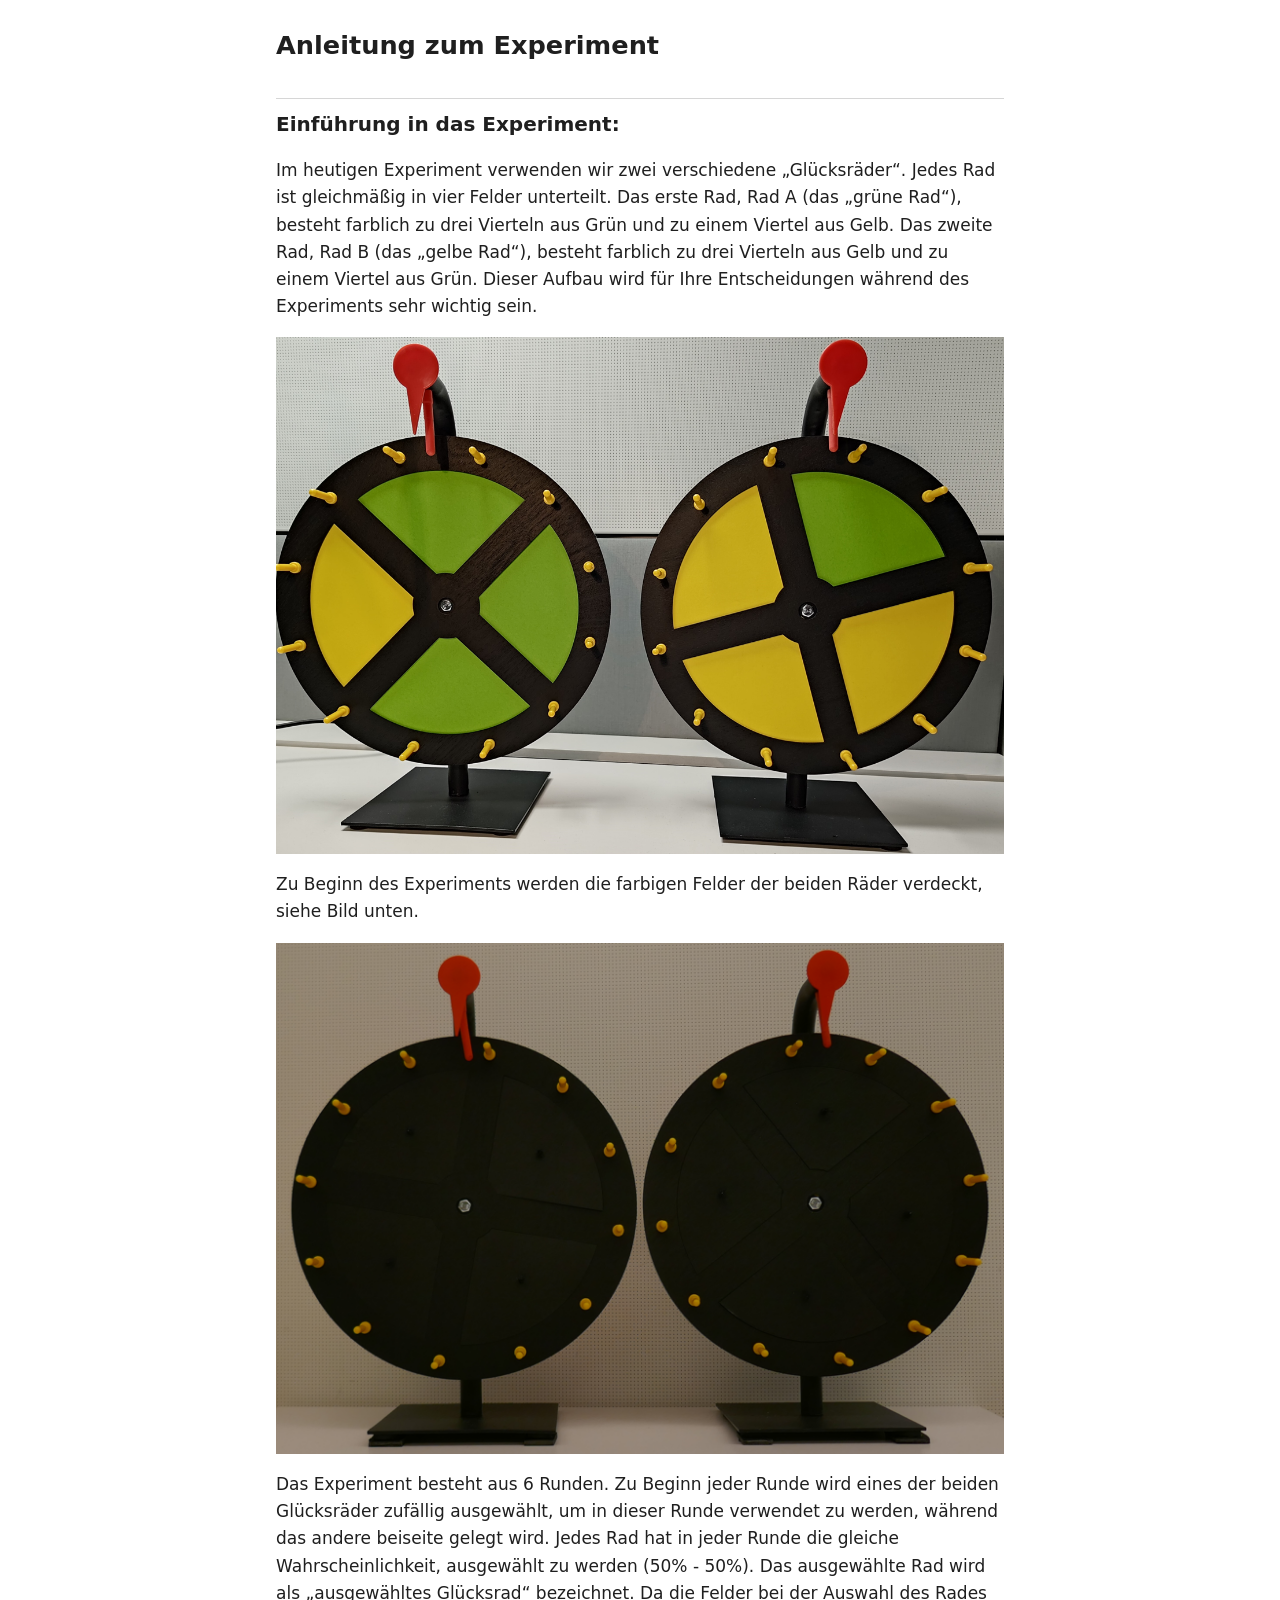
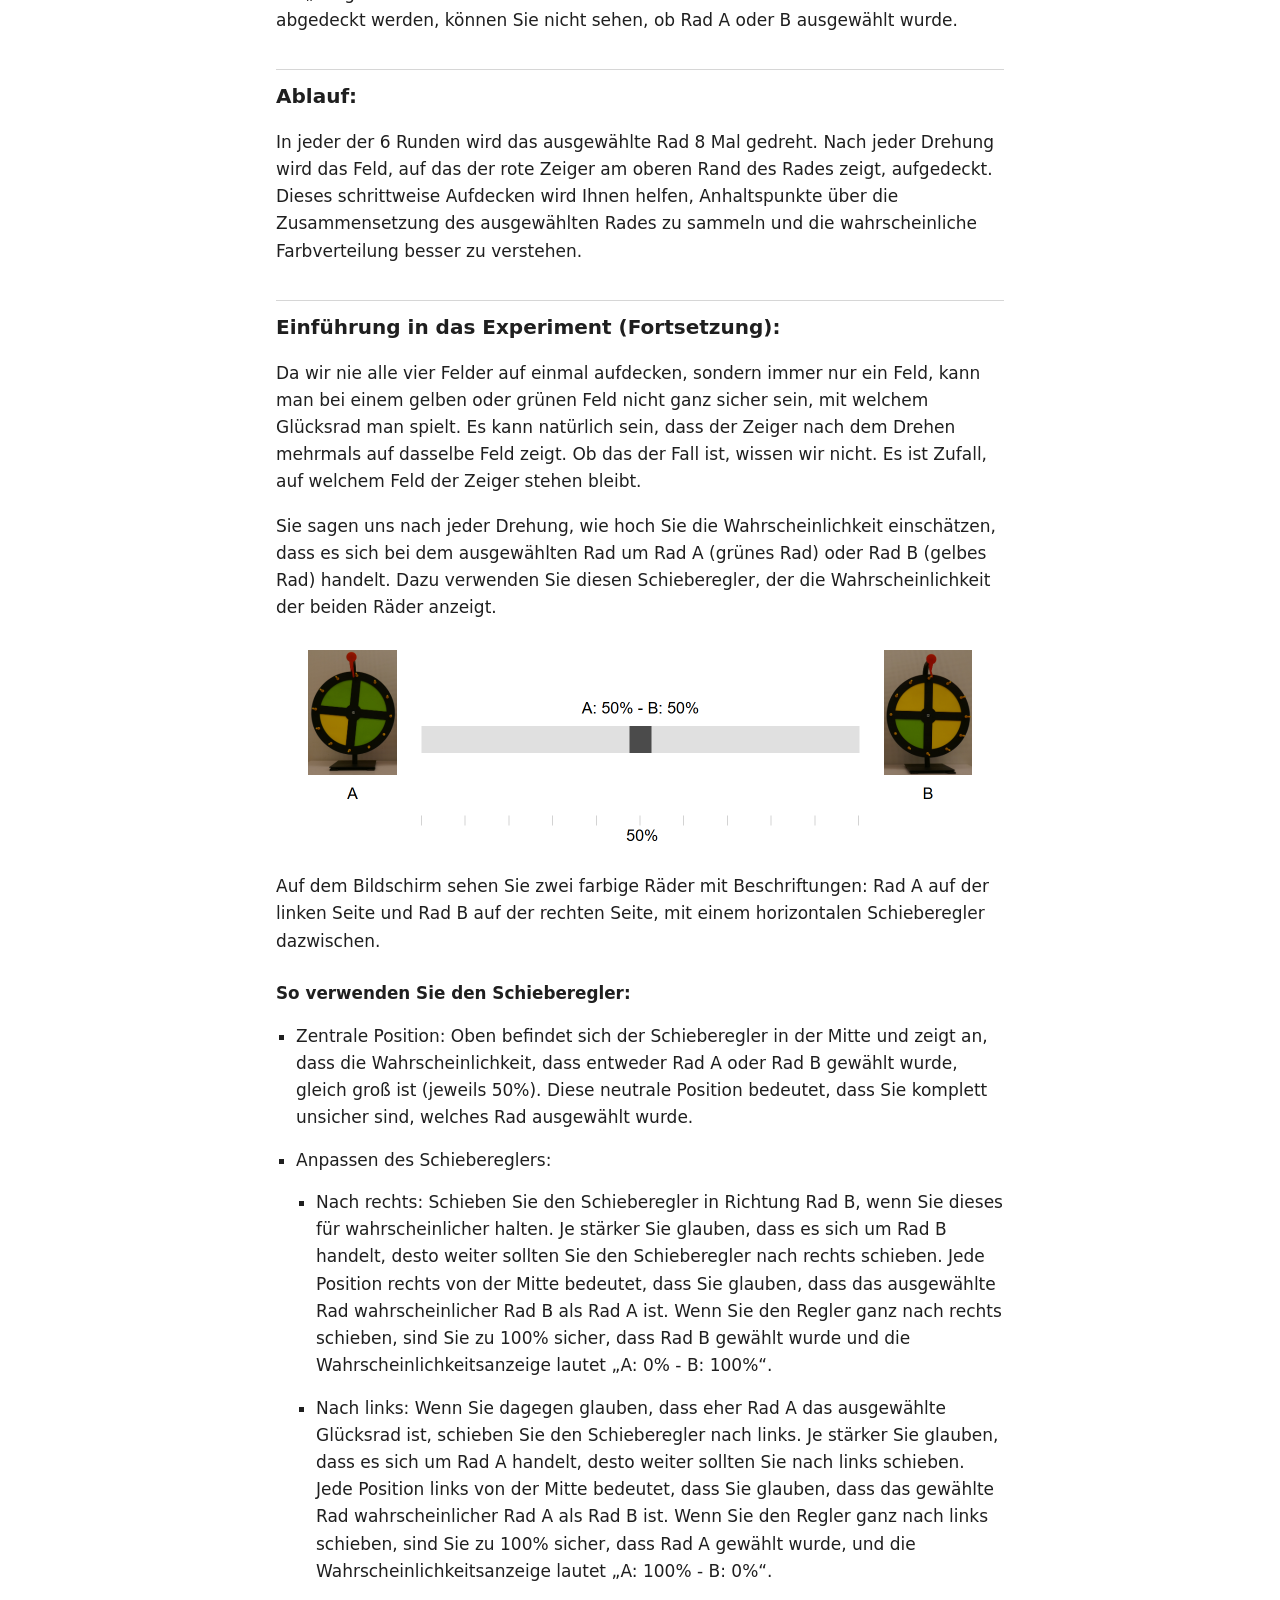
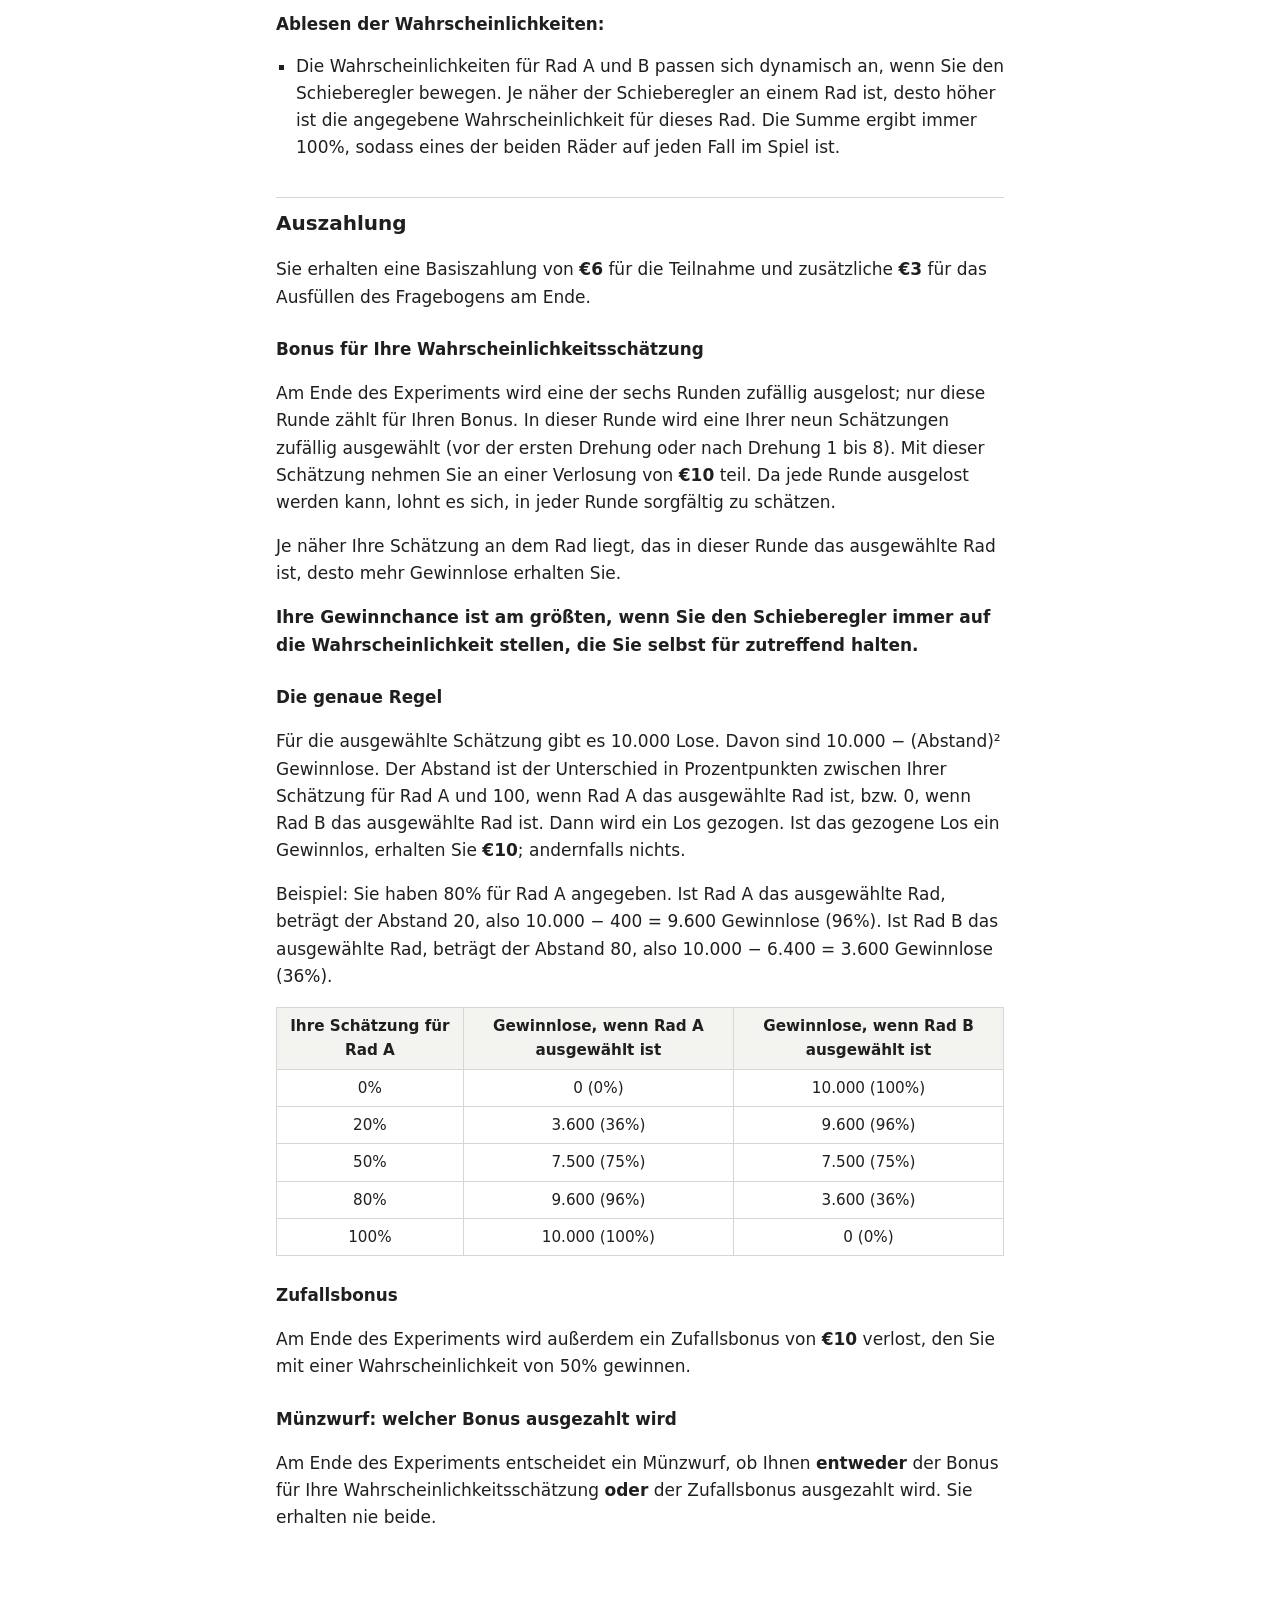
<file: index.html>
<!doctype html>
<html lang="de">
<head>
<meta charset="utf-8">
<meta name="viewport" content="width=device-width, initial-scale=1">
<meta http-equiv="refresh" content="0; url=de/">
<title>Anleitung zum Experiment</title>
<link rel="canonical" href="de/">
</head>
<body>
<p><a href="de/">Anleitung zum Experiment</a></p>
</body>
</html>
</file>
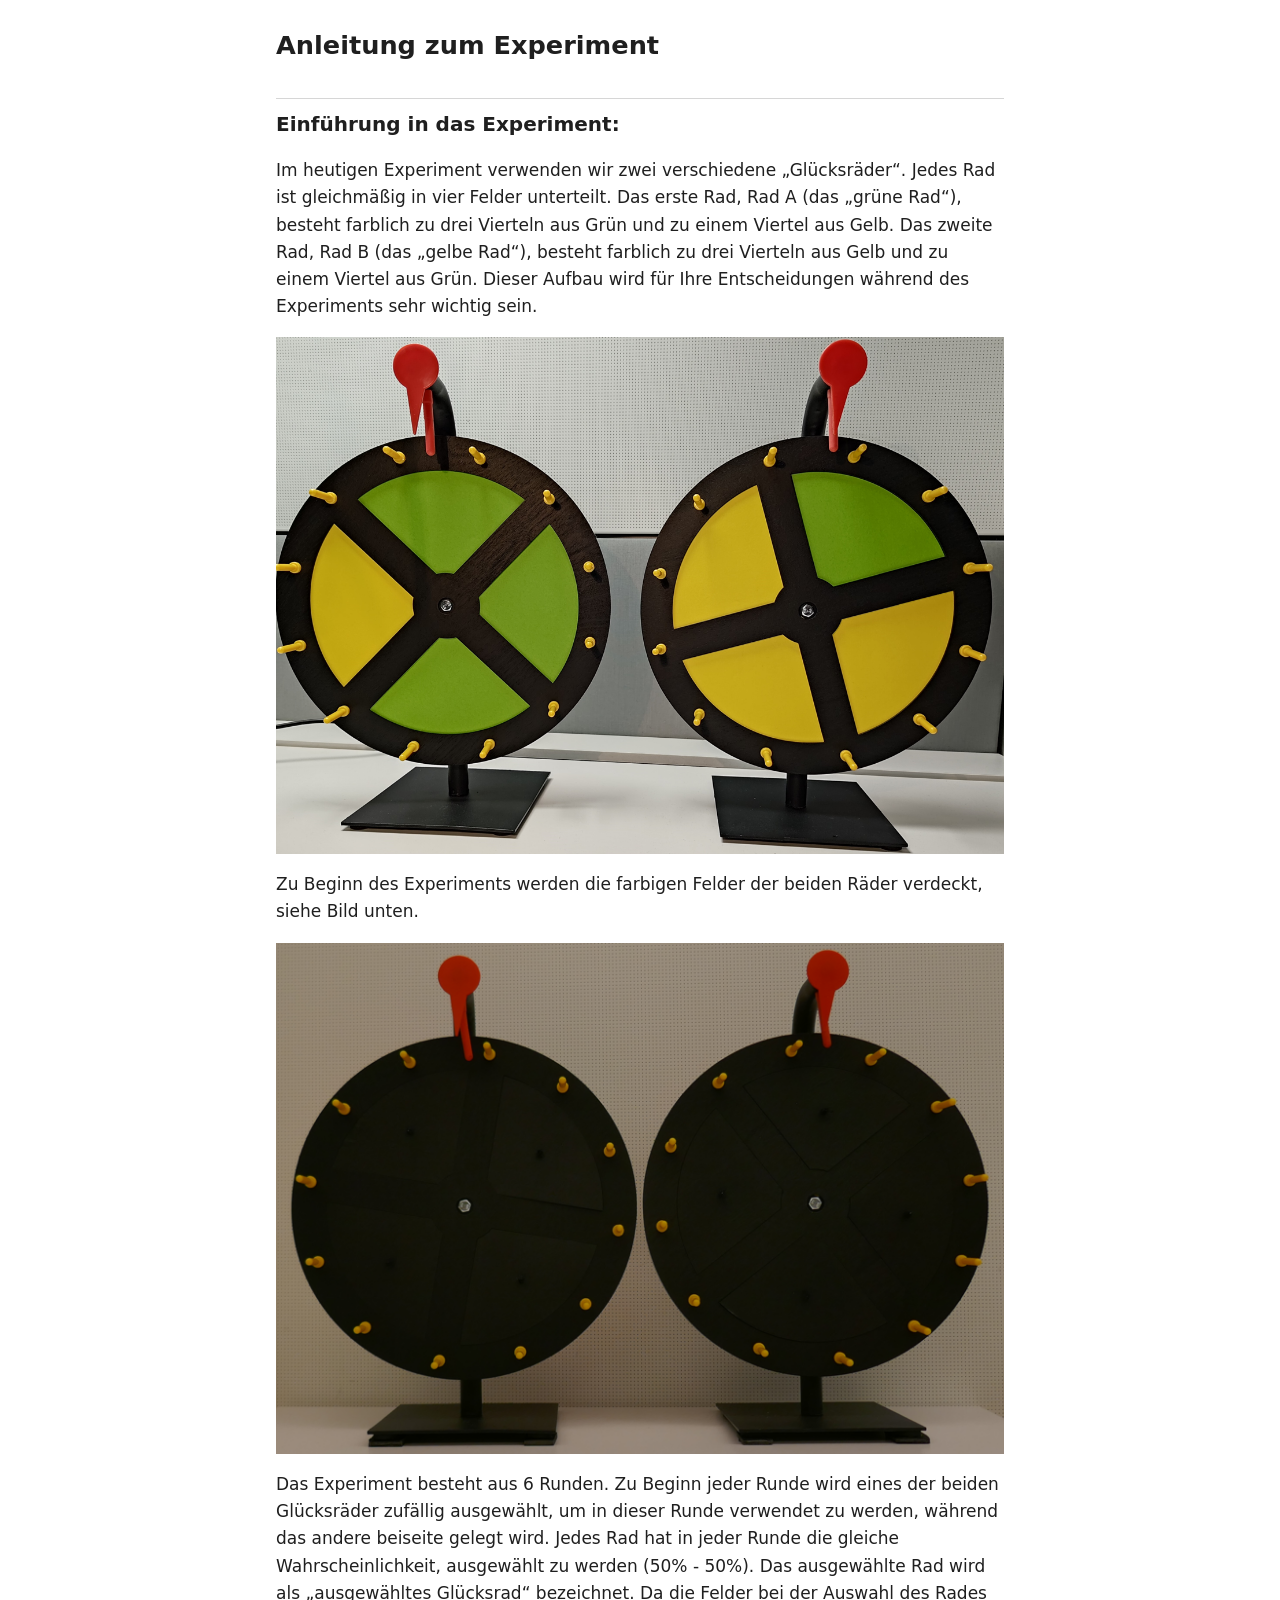
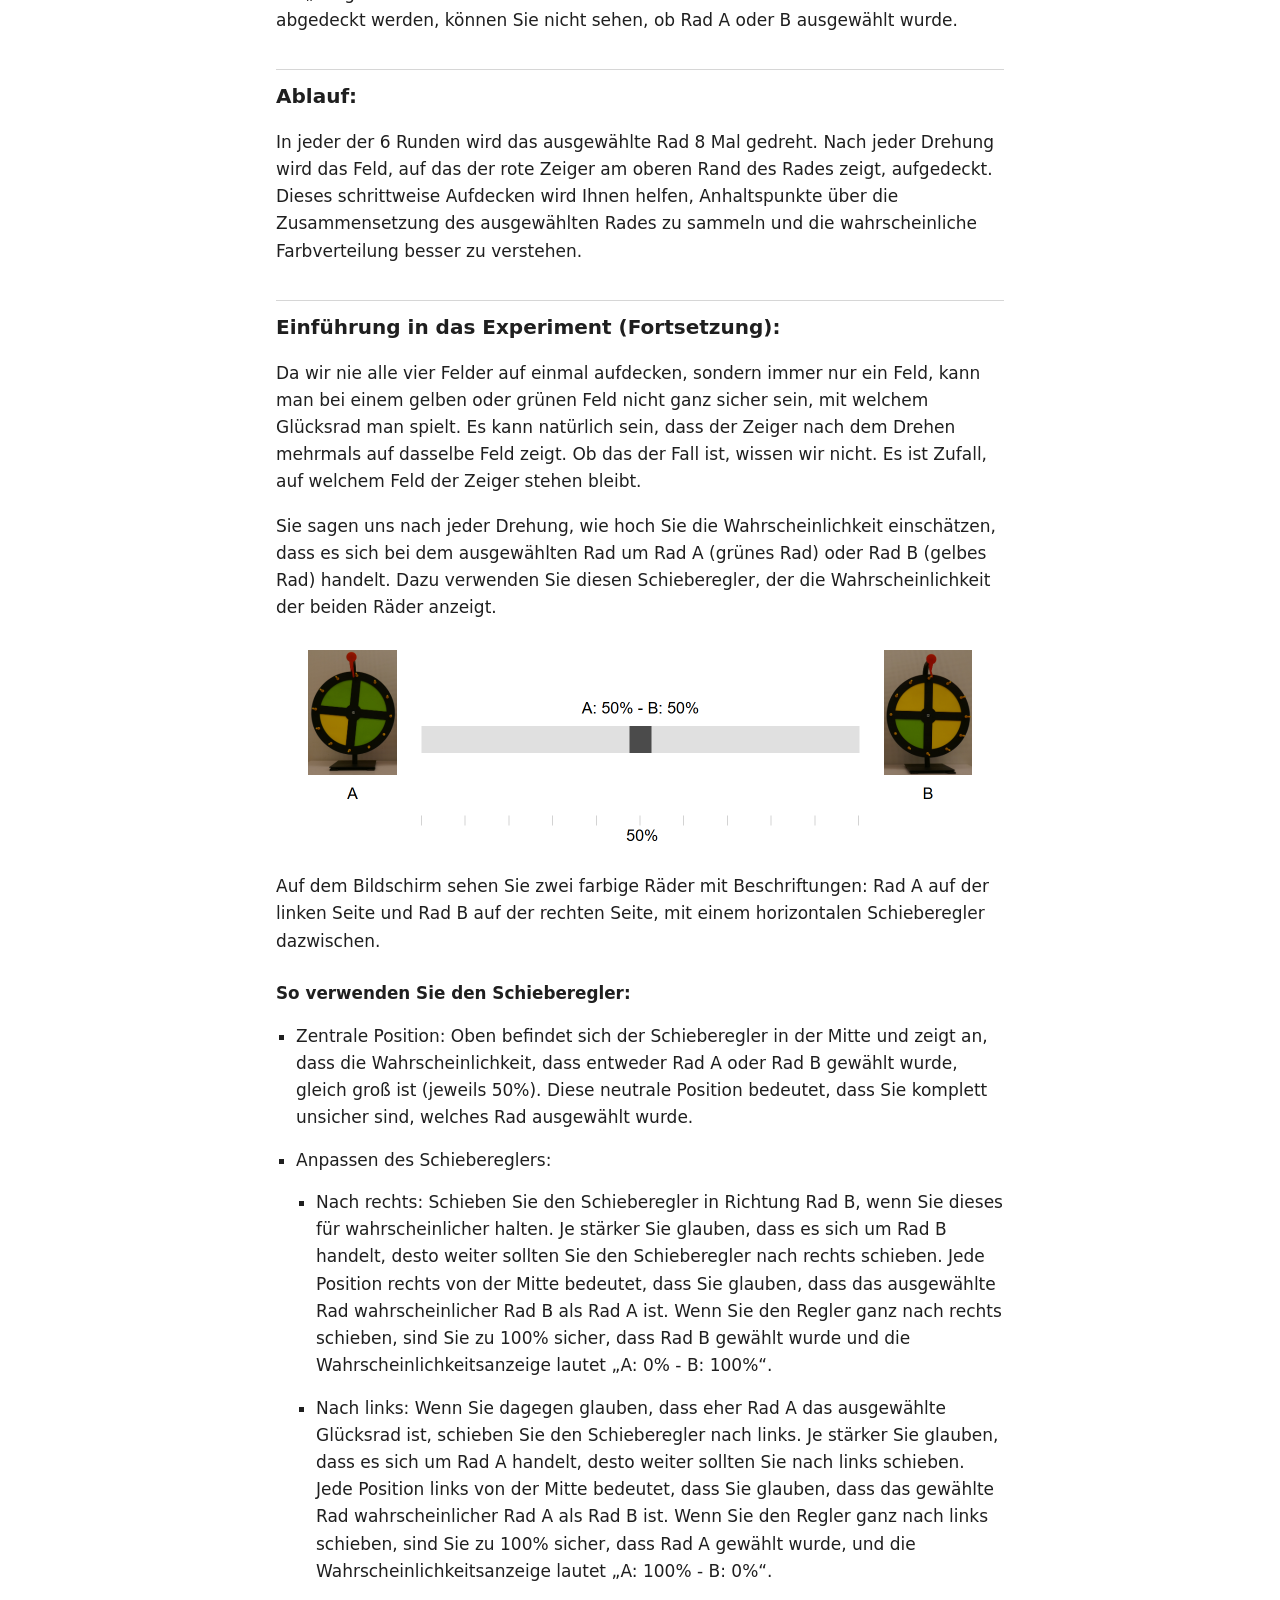
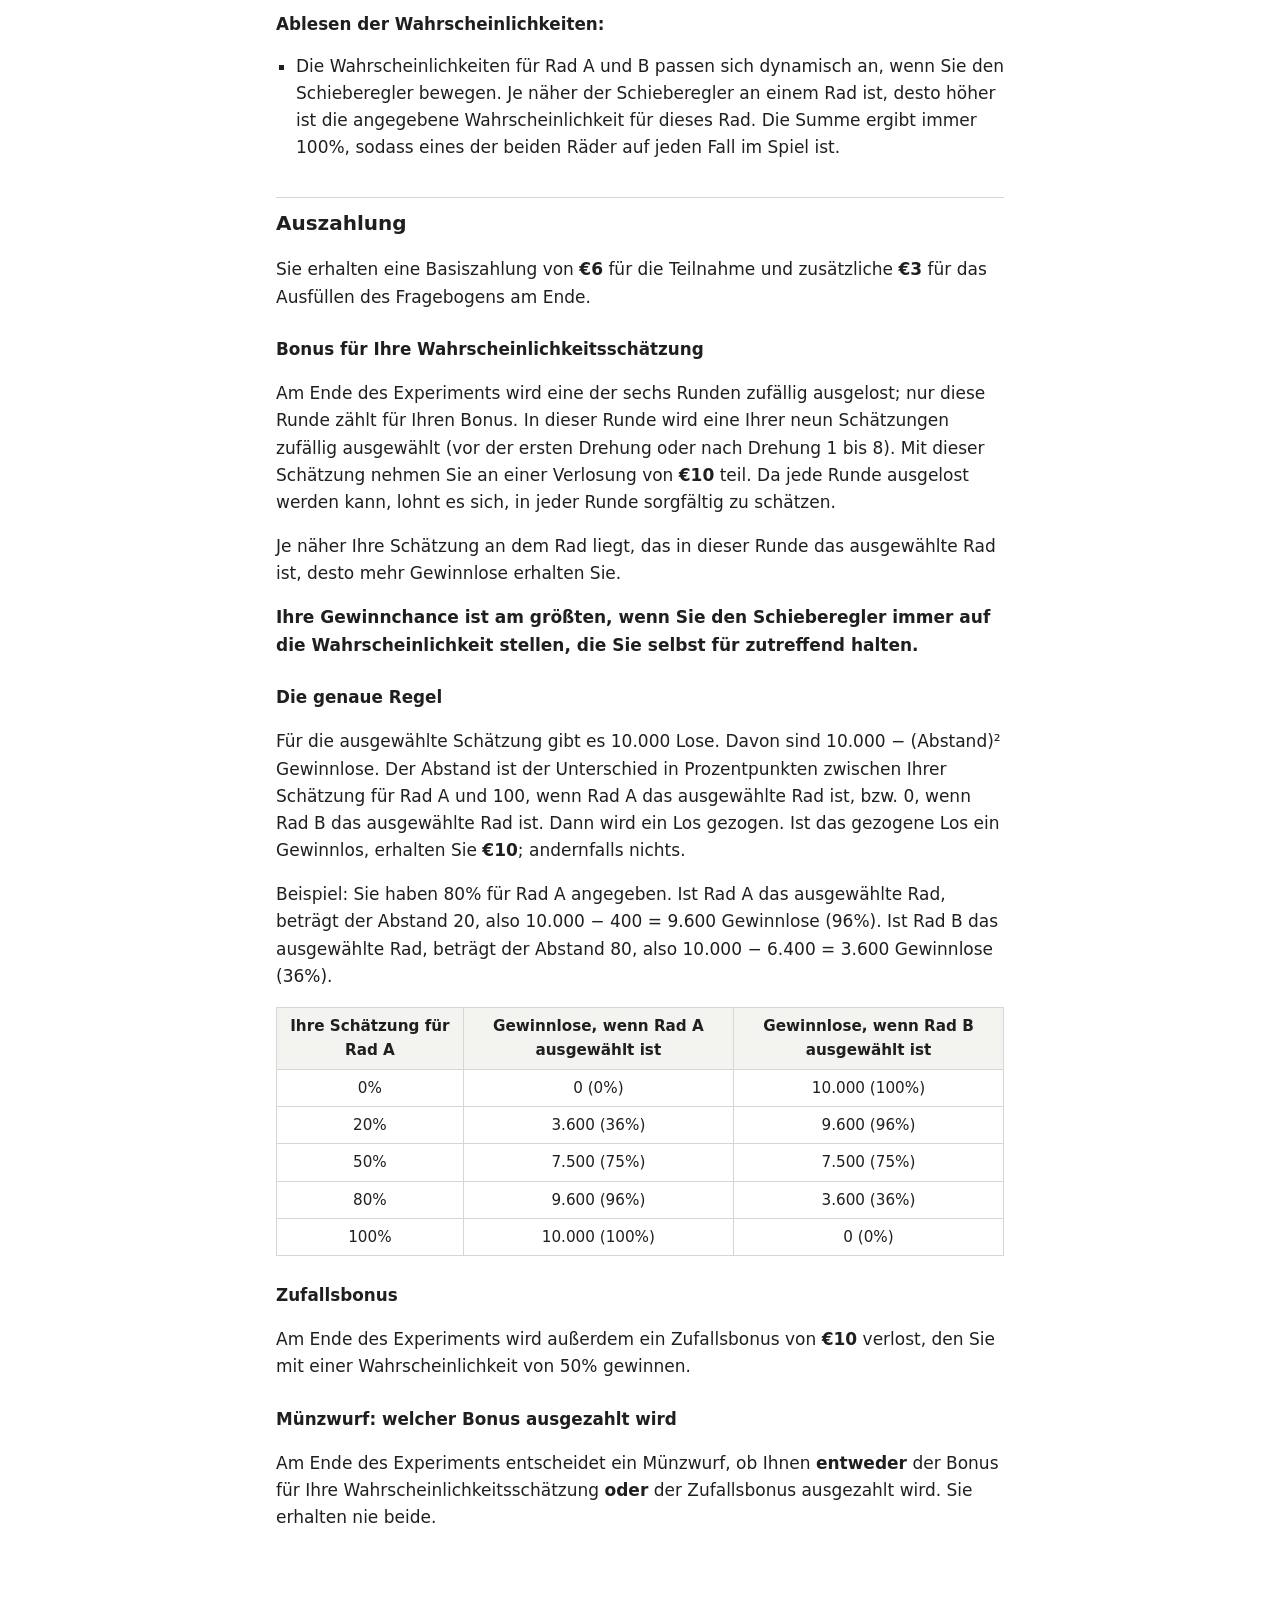
<file: de/index.html>
<!doctype html>
<html lang="de">
<head>
<meta charset="utf-8">
<meta name="viewport" content="width=device-width, initial-scale=1">
<title>Anleitung zum Experiment</title>
<link rel="stylesheet" href="../style.css">
</head>
<body>
<main>
<h1>Anleitung zum Experiment</h1>

<h2>Einführung in das Experiment:</h2>
<p>Im heutigen Experiment verwenden wir zwei verschiedene „Glücksräder“. Jedes Rad ist gleichmäßig in vier Felder unterteilt. Das erste Rad, Rad A (das „grüne Rad“), besteht farblich zu drei Vierteln aus Grün und zu einem Viertel aus Gelb. Das zweite Rad, Rad B (das „gelbe Rad“), besteht farblich zu drei Vierteln aus Gelb und zu einem Viertel aus Grün. Dieser Aufbau wird für Ihre Entscheidungen während des Experiments sehr wichtig sein.</p>
<img src="../img/wheels.png" width="1259" height="894" alt="Rad A links mit drei grünen und einem gelben Feld, Rad B rechts mit drei gelben und einem grünen Feld">
<p>Zu Beginn des Experiments werden die farbigen Felder der beiden Räder verdeckt, siehe Bild unten.</p>
<img src="../img/wheels-covered.png" width="746" height="524" alt="Die beiden Räder mit verdeckten Feldern">
<p>Das Experiment besteht aus 6 Runden. Zu Beginn jeder Runde wird eines der beiden Glücksräder zufällig ausgewählt, um in dieser Runde verwendet zu werden, während das andere beiseite gelegt wird. Jedes Rad hat in jeder Runde die gleiche Wahrscheinlichkeit, ausgewählt zu werden (50% - 50%). Das ausgewählte Rad wird als „ausgewähltes Glücksrad“ bezeichnet. Da die Felder bei der Auswahl des Rades abgedeckt werden, können Sie nicht sehen, ob Rad A oder B ausgewählt wurde.</p>

<h2>Ablauf:</h2>
<p>In jeder der 6 Runden wird das ausgewählte Rad 8 Mal gedreht. Nach jeder Drehung wird das Feld, auf das der rote Zeiger am oberen Rand des Rades zeigt, aufgedeckt. Dieses schrittweise Aufdecken wird Ihnen helfen, Anhaltspunkte über die Zusammensetzung des ausgewählten Rades zu sammeln und die wahrscheinliche Farbverteilung besser zu verstehen.</p>

<h2 id="slider">Einführung in das Experiment (Fortsetzung):</h2>
<p>Da wir nie alle vier Felder auf einmal aufdecken, sondern immer nur ein Feld, kann man bei einem gelben oder grünen Feld nicht ganz sicher sein, mit welchem Glücksrad man spielt. Es kann natürlich sein, dass der Zeiger nach dem Drehen mehrmals auf dasselbe Feld zeigt. Ob das der Fall ist, wissen wir nicht. Es ist Zufall, auf welchem Feld der Zeiger stehen bleibt.</p>
<p>Sie sagen uns nach jeder Drehung, wie hoch Sie die Wahrscheinlichkeit einschätzen, dass es sich bei dem ausgewählten Rad um Rad A (grünes Rad) oder Rad B (gelbes Rad) handelt. Dazu verwenden Sie diesen Schieberegler, der die Wahrscheinlichkeit der beiden Räder anzeigt.</p>
<img src="../img/slider.png" width="688" height="218" alt="Schieberegler zwischen Rad A (links) und Rad B (rechts) mit der Anzeige „A: 50% - B: 50%“">
<p>Auf dem Bildschirm sehen Sie zwei farbige Räder mit Beschriftungen: Rad A auf der linken Seite und Rad B auf der rechten Seite, mit einem horizontalen Schieberegler dazwischen.</p>

<h3>So verwenden Sie den Schieberegler:</h3>
<ul class="site-list">
<li>Zentrale Position: Oben befindet sich der Schieberegler in der Mitte und zeigt an, dass die Wahrscheinlichkeit, dass entweder Rad A oder Rad B gewählt wurde, gleich groß ist (jeweils 50%). Diese neutrale Position bedeutet, dass Sie komplett unsicher sind, welches Rad ausgewählt wurde.</li>
<li>Anpassen des Schiebereglers:
<ul class="site-list">
<li>Nach rechts: Schieben Sie den Schieberegler in Richtung Rad B, wenn Sie dieses für wahrscheinlicher halten. Je stärker Sie glauben, dass es sich um Rad B handelt, desto weiter sollten Sie den Schieberegler nach rechts schieben. Jede Position rechts von der Mitte bedeutet, dass Sie glauben, dass das ausgewählte Rad wahrscheinlicher Rad B als Rad A ist. Wenn Sie den Regler ganz nach rechts schieben, sind Sie zu 100% sicher, dass Rad B gewählt wurde und die Wahrscheinlichkeitsanzeige lautet „A: 0% - B: 100%“.</li>
<li>Nach links: Wenn Sie dagegen glauben, dass eher Rad A das ausgewählte Glücksrad ist, schieben Sie den Schieberegler nach links. Je stärker Sie glauben, dass es sich um Rad A handelt, desto weiter sollten Sie nach links schieben. Jede Position links von der Mitte bedeutet, dass Sie glauben, dass das gewählte Rad wahrscheinlicher Rad A als Rad B ist. Wenn Sie den Regler ganz nach links schieben, sind Sie zu 100% sicher, dass Rad A gewählt wurde, und die Wahrscheinlichkeitsanzeige lautet „A: 100% - B: 0%“.</li>
</ul>
</li>
</ul>

<h3>Ablesen der Wahrscheinlichkeiten:</h3>
<ul class="site-list">
<li>Die Wahrscheinlichkeiten für Rad A und B passen sich dynamisch an, wenn Sie den Schieberegler bewegen. Je näher der Schieberegler an einem Rad ist, desto höher ist die angegebene Wahrscheinlichkeit für dieses Rad. Die Summe ergibt immer 100%, sodass eines der beiden Räder auf jeden Fall im Spiel ist.</li>
</ul>

<h2 id="payment">Auszahlung</h2>
<p>Sie erhalten eine Basiszahlung von <b>€6</b> für die Teilnahme und zusätzliche <b>€3</b> für das Ausfüllen des Fragebogens am Ende.</p>
<h3>Bonus für Ihre Wahrscheinlichkeitsschätzung</h3>
<p>Am Ende des Experiments wird eine der sechs Runden zufällig ausgelost; nur diese Runde zählt für Ihren Bonus. In dieser Runde wird eine Ihrer neun Schätzungen zufällig ausgewählt (vor der ersten Drehung oder nach Drehung 1 bis 8). Mit dieser Schätzung nehmen Sie an einer Verlosung von <b>€10</b> teil. Da jede Runde ausgelost werden kann, lohnt es sich, in jeder Runde sorgfältig zu schätzen.</p>
<p>Je näher Ihre Schätzung an dem Rad liegt, das in dieser Runde das ausgewählte Rad ist, desto mehr Gewinnlose erhalten Sie.</p>
<p><b>Ihre Gewinnchance ist am größten, wenn Sie den Schieberegler immer auf die Wahrscheinlichkeit stellen, die Sie selbst für zutreffend halten.</b></p>
<h3>Die genaue Regel</h3>
<p>Für die ausgewählte Schätzung gibt es 10.000 Lose. Davon sind 10.000 − (Abstand)² Gewinnlose. Der Abstand ist der Unterschied in Prozentpunkten zwischen Ihrer Schätzung für Rad A und 100, wenn Rad A das ausgewählte Rad ist, bzw. 0, wenn Rad B das ausgewählte Rad ist. Dann wird ein Los gezogen. Ist das gezogene Los ein Gewinnlos, erhalten Sie <b>€10</b>; andernfalls nichts.</p>
<p>Beispiel: Sie haben 80% für Rad A angegeben. Ist Rad A das ausgewählte Rad, beträgt der Abstand 20, also 10.000 − 400 = 9.600 Gewinnlose (96%). Ist Rad B das ausgewählte Rad, beträgt der Abstand 80, also 10.000 − 6.400 = 3.600 Gewinnlose (36%).</p>
<div class="table-wrap"><table>
<thead><tr><th scope="col">Ihre Schätzung für Rad A</th><th scope="col">Gewinnlose, wenn Rad A ausgewählt ist</th><th scope="col">Gewinnlose, wenn Rad B ausgewählt ist</th></tr></thead>
<tbody>
<tr><td>0%</td><td>0 (0%)</td><td>10.000 (100%)</td></tr>
<tr><td>20%</td><td>3.600 (36%)</td><td>9.600 (96%)</td></tr>
<tr><td>50%</td><td>7.500 (75%)</td><td>7.500 (75%)</td></tr>
<tr><td>80%</td><td>9.600 (96%)</td><td>3.600 (36%)</td></tr>
<tr><td>100%</td><td>10.000 (100%)</td><td>0 (0%)</td></tr>
</tbody>
</table></div>
<h3>Zufallsbonus</h3>
<p>Am Ende des Experiments wird außerdem ein Zufallsbonus von <b>€10</b> verlost, den Sie mit einer Wahrscheinlichkeit von 50% gewinnen.</p>
<h3>Münzwurf: welcher Bonus ausgezahlt wird</h3>
<p>Am Ende des Experiments entscheidet ein Münzwurf, ob Ihnen <b>entweder</b> der Bonus für Ihre Wahrscheinlichkeitsschätzung <b>oder</b> der Zufallsbonus ausgezahlt wird. Sie erhalten nie beide.</p>
</main>
</body>
</html>
</file>
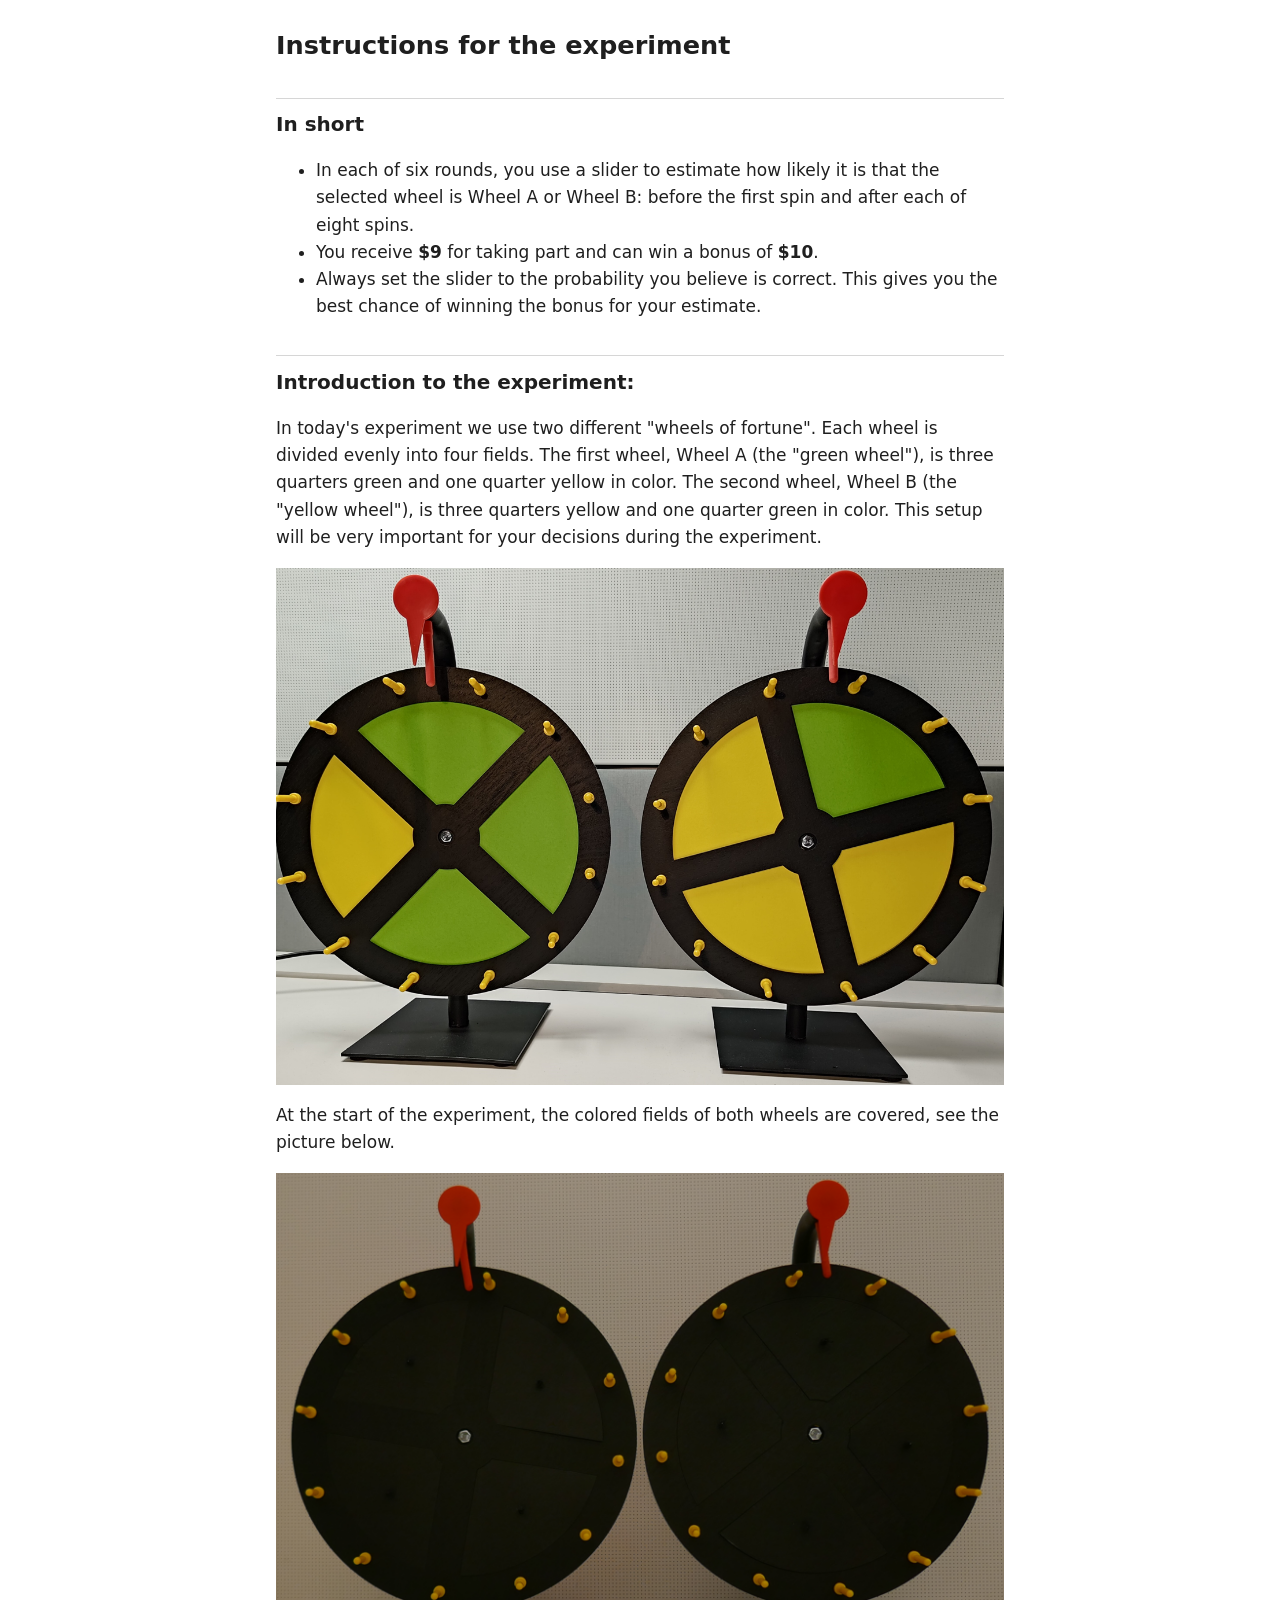
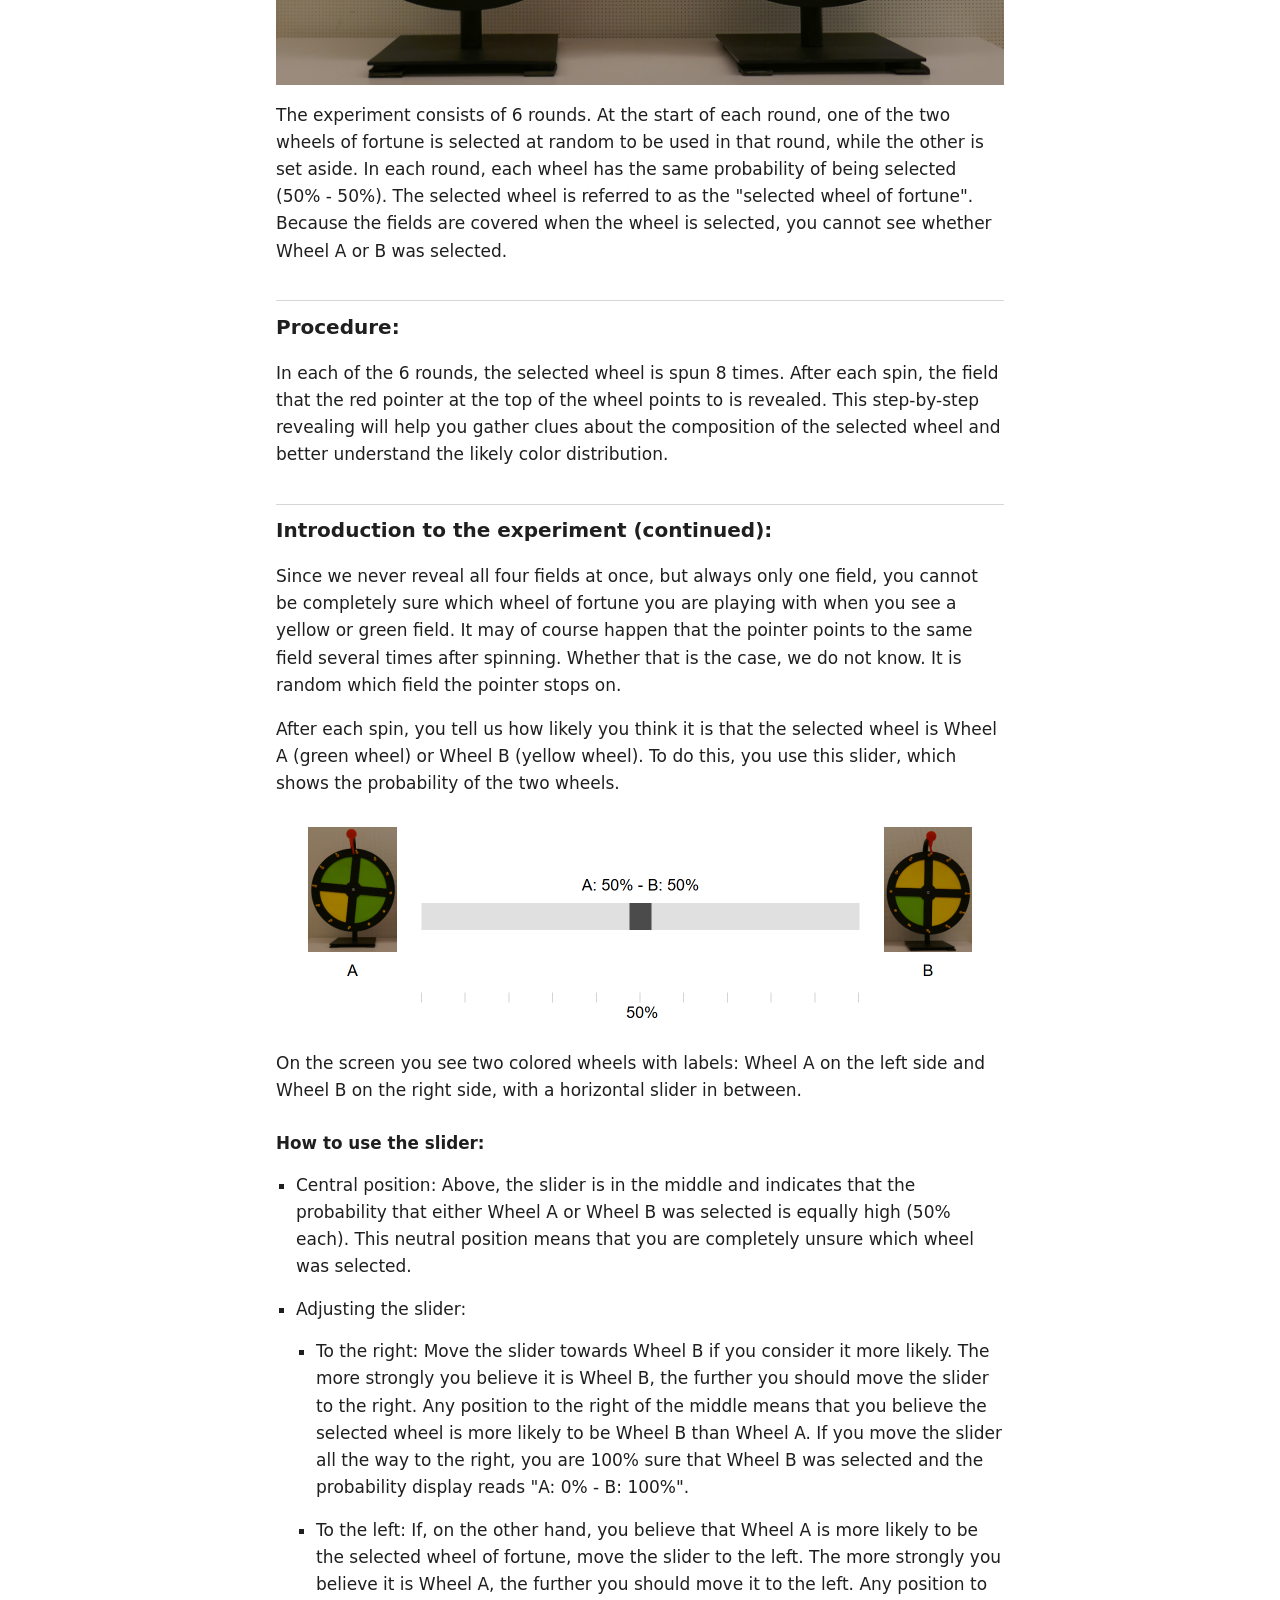
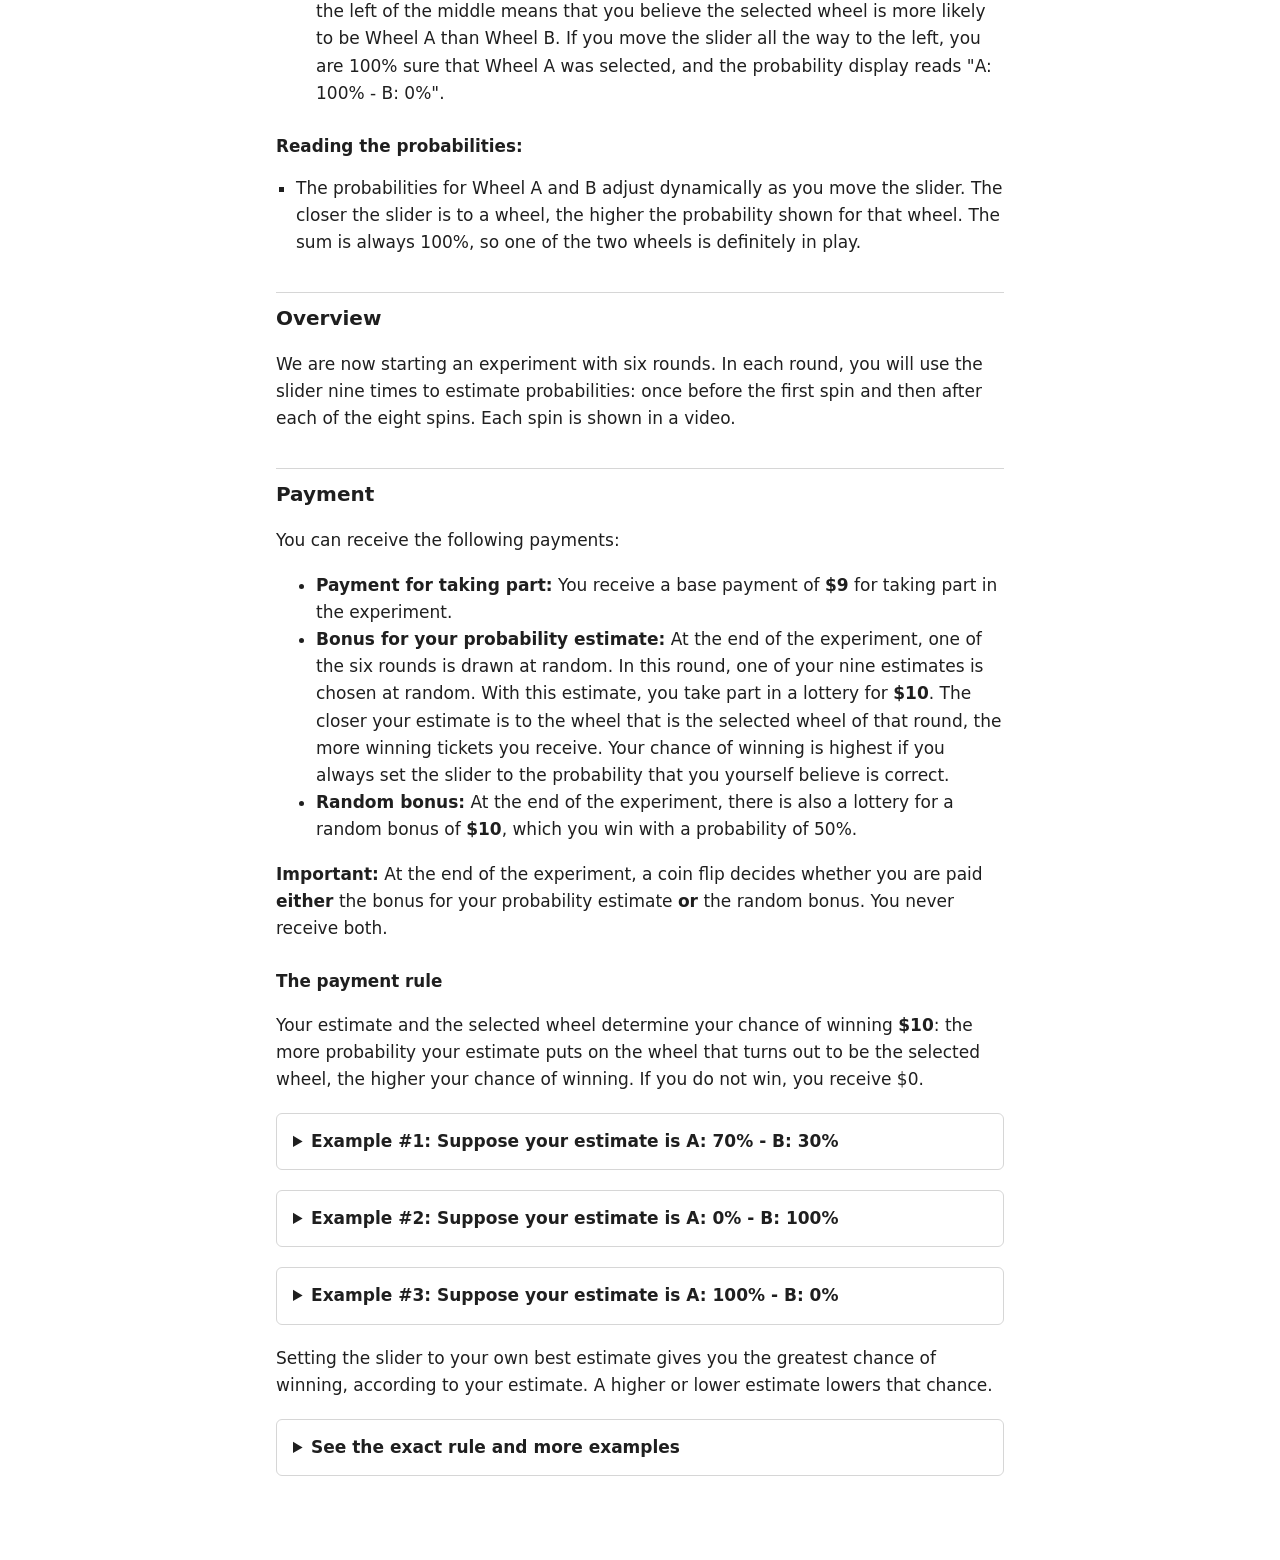
<file: en/index.html>
<!doctype html>
<html lang="en">
<head>
<meta charset="utf-8">
<meta name="viewport" content="width=device-width, initial-scale=1">
<title>Instructions for the experiment</title>
<link rel="stylesheet" href="../style.css">
</head>
<body>
<main>
<h1>Instructions for the experiment</h1>

<h2>In short</h2>
<ul>
<li>In each of six rounds, you use a slider to estimate how likely it is that the selected wheel is Wheel A or Wheel B: before the first spin and after each of eight spins.</li>
<li>You receive <b>$9</b> for taking part and can win a bonus of <b>$10</b>.</li>
<li>Always set the slider to the probability you believe is correct. This gives you the best chance of winning the bonus for your estimate.</li>
</ul>


<h2>Introduction to the experiment:</h2>
<p>In today's experiment we use two different "wheels of fortune". Each wheel is divided evenly into four fields. The first wheel, Wheel A (the "green wheel"), is three quarters green and one quarter yellow in color. The second wheel, Wheel B (the "yellow wheel"), is three quarters yellow and one quarter green in color. This setup will be very important for your decisions during the experiment.</p>
<img src="../img/wheels.png" width="1259" height="894" alt="Wheel A on the left with three green fields and one yellow field, Wheel B on the right with three yellow fields and one green field">
<p>At the start of the experiment, the colored fields of both wheels are covered, see the picture below.</p>
<img src="../img/wheels-covered.png" width="746" height="524" alt="The two wheels with their fields covered">
<p>The experiment consists of 6 rounds. At the start of each round, one of the two wheels of fortune is selected at random to be used in that round, while the other is set aside. In each round, each wheel has the same probability of being selected (50% - 50%). The selected wheel is referred to as the "selected wheel of fortune". Because the fields are covered when the wheel is selected, you cannot see whether Wheel A or B was selected.</p>

<h2>Procedure:</h2>
<p>In each of the 6 rounds, the selected wheel is spun 8 times. After each spin, the field that the red pointer at the top of the wheel points to is revealed. This step-by-step revealing will help you gather clues about the composition of the selected wheel and better understand the likely color distribution.</p>

<h2 id="slider">Introduction to the experiment (continued):</h2>
<p>Since we never reveal all four fields at once, but always only one field, you cannot be completely sure which wheel of fortune you are playing with when you see a yellow or green field. It may of course happen that the pointer points to the same field several times after spinning. Whether that is the case, we do not know. It is random which field the pointer stops on.</p>
<p>After each spin, you tell us how likely you think it is that the selected wheel is Wheel A (green wheel) or Wheel B (yellow wheel). To do this, you use this slider, which shows the probability of the two wheels.</p>
<img src="../img/slider.png" width="688" height="218" alt="Slider between Wheel A (left) and Wheel B (right) showing “A: 50% - B: 50%”">
<p>On the screen you see two colored wheels with labels: Wheel A on the left side and Wheel B on the right side, with a horizontal slider in between.</p>

<h3>How to use the slider:</h3>
<ul class="site-list">
<li>Central position: Above, the slider is in the middle and indicates that the probability that either Wheel A or Wheel B was selected is equally high (50% each). This neutral position means that you are completely unsure which wheel was selected.</li>
<li>Adjusting the slider:
<ul class="site-list">
<li>To the right: Move the slider towards Wheel B if you consider it more likely. The more strongly you believe it is Wheel B, the further you should move the slider to the right. Any position to the right of the middle means that you believe the selected wheel is more likely to be Wheel B than Wheel A. If you move the slider all the way to the right, you are 100% sure that Wheel B was selected and the probability display reads "A: 0% - B: 100%".</li>
<li>To the left: If, on the other hand, you believe that Wheel A is more likely to be the selected wheel of fortune, move the slider to the left. The more strongly you believe it is Wheel A, the further you should move it to the left. Any position to the left of the middle means that you believe the selected wheel is more likely to be Wheel A than Wheel B. If you move the slider all the way to the left, you are 100% sure that Wheel A was selected, and the probability display reads "A: 100% - B: 0%".</li>
</ul>
</li>
</ul>

<h3>Reading the probabilities:</h3>
<ul class="site-list">
<li>The probabilities for Wheel A and B adjust dynamically as you move the slider. The closer the slider is to a wheel, the higher the probability shown for that wheel. The sum is always 100%, so one of the two wheels is definitely in play.</li>
</ul>


<h2 id="overview">Overview</h2>
<p>We are now starting an experiment with six rounds. In each round, you will use the slider nine times to estimate probabilities: once before the first spin and then after each of the eight spins. Each spin is shown in a video.</p>

<h2 id="payment">Payment</h2>
<p>You can receive the following payments:</p>
<ul>
<li><b>Payment for taking part:</b> You receive a base payment of <b>$9</b> for taking part in the experiment.</li>
<li><b>Bonus for your probability estimate:</b> At the end of the experiment, one of the six rounds is drawn at random. In this round, one of your nine estimates is chosen at random. With this estimate, you take part in a lottery for <b>$10</b>. The closer your estimate is to the wheel that is the selected wheel of that round, the more winning tickets you receive. Your chance of winning is highest if you always set the slider to the probability that you yourself believe is correct.</li>
<li><b>Random bonus:</b> At the end of the experiment, there is also a lottery for a random bonus of <b>$10</b>, which you win with a probability of 50%.</li>
</ul>
<p><b>Important:</b> At the end of the experiment, a coin flip decides whether you are paid <b>either</b> the bonus for your probability estimate <b>or</b> the random bonus. You never receive both.</p>
<h3>The payment rule</h3>
<p>Your estimate and the selected wheel determine your chance of winning <b>$10</b>: the more probability your estimate puts on the wheel that turns out to be the selected wheel, the higher your chance of winning. If you do not win, you receive $0.</p>
<details class="choice-list">
<summary>Example #1: Suppose your estimate is A: 70% - B: 30%</summary>
<div class="table-wrap"><table>
<thead><tr><th scope="col">Selected wheel</th><th scope="col">Chance of winning $10</th></tr></thead>
<tbody>
<tr><th scope="row">Wheel A</th><td>91%</td></tr>
<tr><th scope="row">Wheel B</th><td>51%</td></tr>
</tbody>
</table></div>
<p>The 70% in this example is just an example, not a suggested estimate.</p>
</details>
<details class="choice-list">
<summary>Example #2: Suppose your estimate is A: 0% - B: 100%</summary>
<p>You are 100% certain that the selected wheel is Wheel B (yellow wheel).</p>
<div class="table-wrap"><table>
<thead><tr><th scope="col">Selected wheel</th><th scope="col">Chance of winning $10</th></tr></thead>
<tbody>
<tr><th scope="row">Wheel A</th><td>0%</td></tr>
<tr><th scope="row">Wheel B</th><td>100%</td></tr>
</tbody>
</table></div>
</details>
<details class="choice-list">
<summary>Example #3: Suppose your estimate is A: 100% - B: 0%</summary>
<p>You are 100% certain that the selected wheel is Wheel A (green wheel).</p>
<div class="table-wrap"><table>
<thead><tr><th scope="col">Selected wheel</th><th scope="col">Chance of winning $10</th></tr></thead>
<tbody>
<tr><th scope="row">Wheel A</th><td>100%</td></tr>
<tr><th scope="row">Wheel B</th><td>0%</td></tr>
</tbody>
</table></div>
</details>
<p>Setting the slider to your own best estimate gives you the greatest chance of winning, according to your estimate. A higher or lower estimate lowers that chance.</p>

<details class="choice-list">
<summary>See the exact rule and more examples</summary>
<p>Think of your chance of winning as winning tickets out of 100: each winning ticket represents a 1% chance of winning.</p>
<p>The computer calculates the distance between your estimate for Wheel A and 100 if Wheel A is selected, or 0 if Wheel B is selected. The distance is measured in percentage points.</p>
<p>Winning tickets = 100 − (distance × distance) ÷ 100.</p>
<p>In Example #1, the distance is 30 if Wheel A is selected: 100 − (30 × 30) ÷ 100 = 91 winning tickets. If Wheel B is selected, the distance is 70: 100 − (70 × 70) ÷ 100 = 51 winning tickets.</p>
<div class="table-wrap"><table>
<thead><tr><th scope="col">Your estimate for Wheel A</th><th scope="col">Winning tickets out of 100 if Wheel A is selected</th><th scope="col">Winning tickets out of 100 if Wheel B is selected</th></tr></thead>
<tbody>
<tr><td>0%</td><td>0 (0%)</td><td>100 (100%)</td></tr>
<tr><td>20%</td><td>36 (36%)</td><td>96 (96%)</td></tr>
<tr><td>50%</td><td>75 (75%)</td><td>75 (75%)</td></tr>
<tr><td>80%</td><td>96 (96%)</td><td>36 (36%)</td></tr>
<tr><td>100%</td><td>100 (100%)</td><td>0 (0%)</td></tr>
</tbody>
</table></div>
</details>
</main>
</body>
</html>
</file>
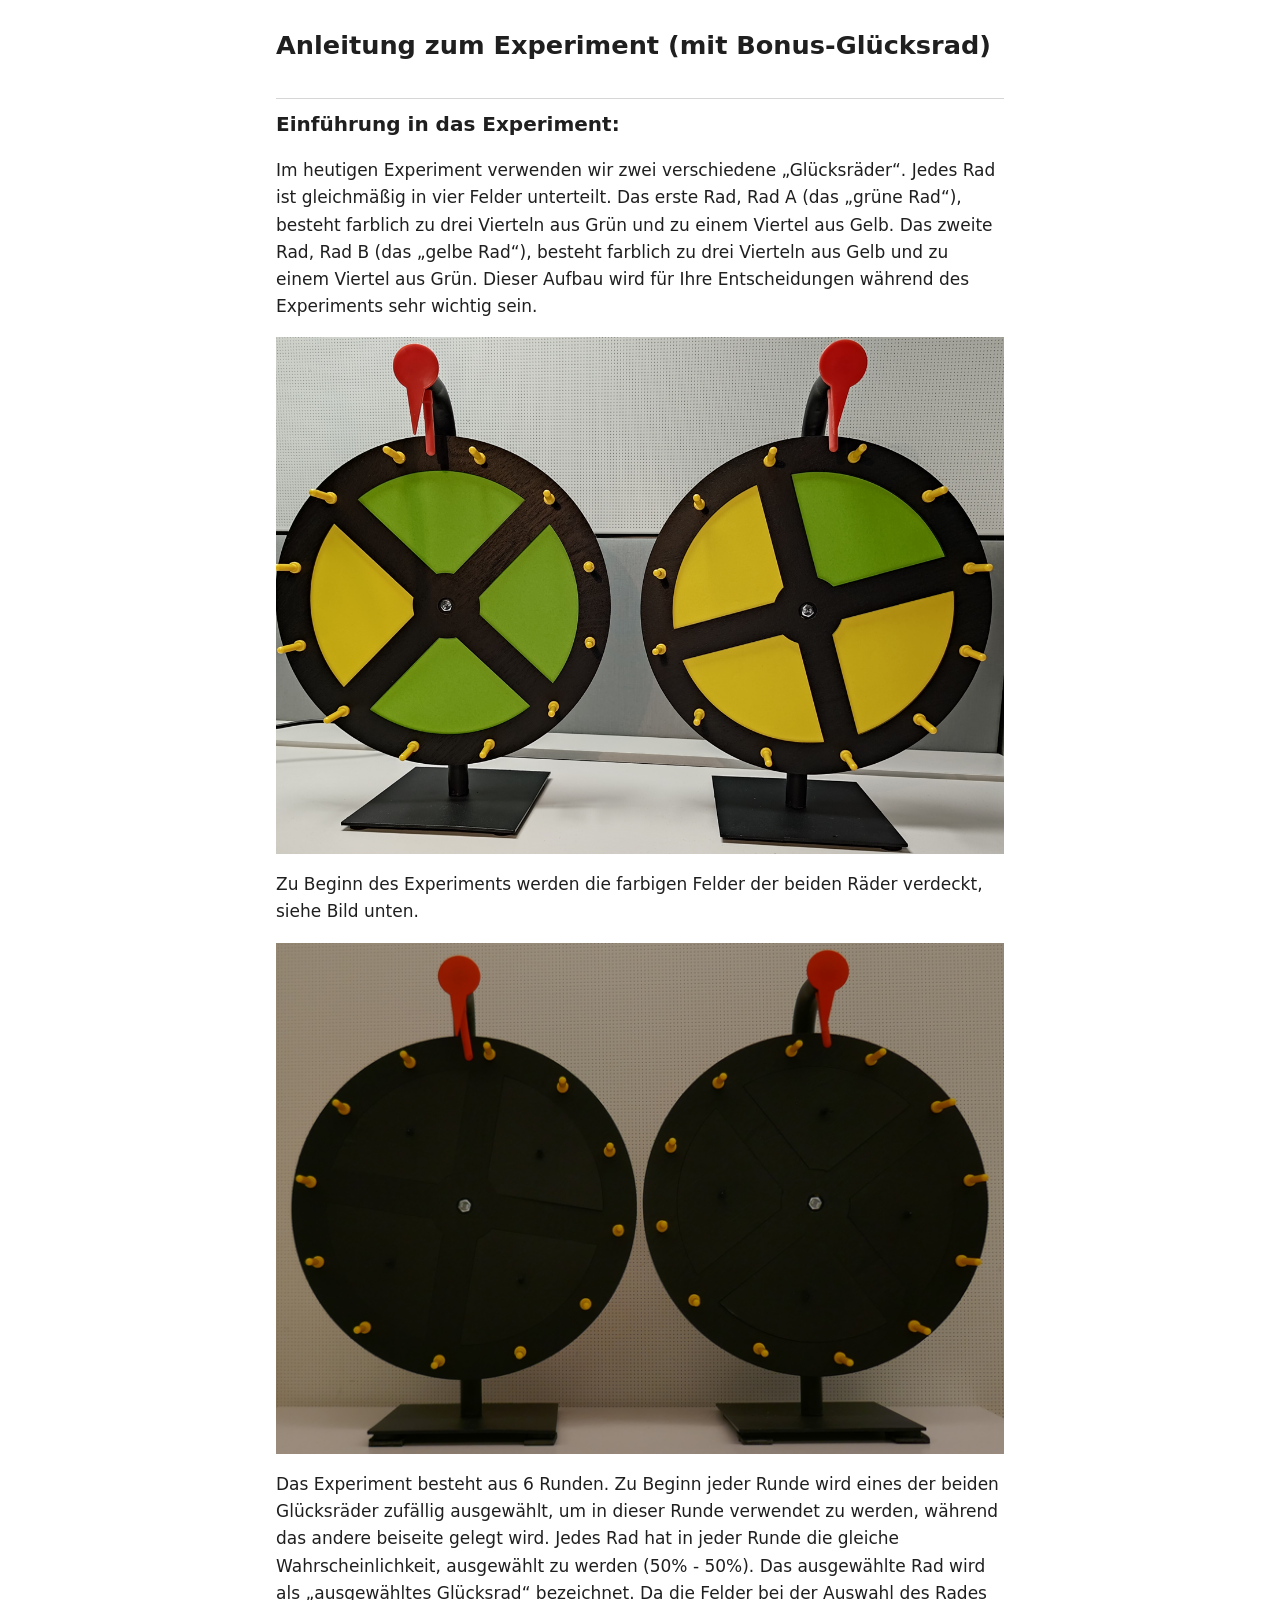
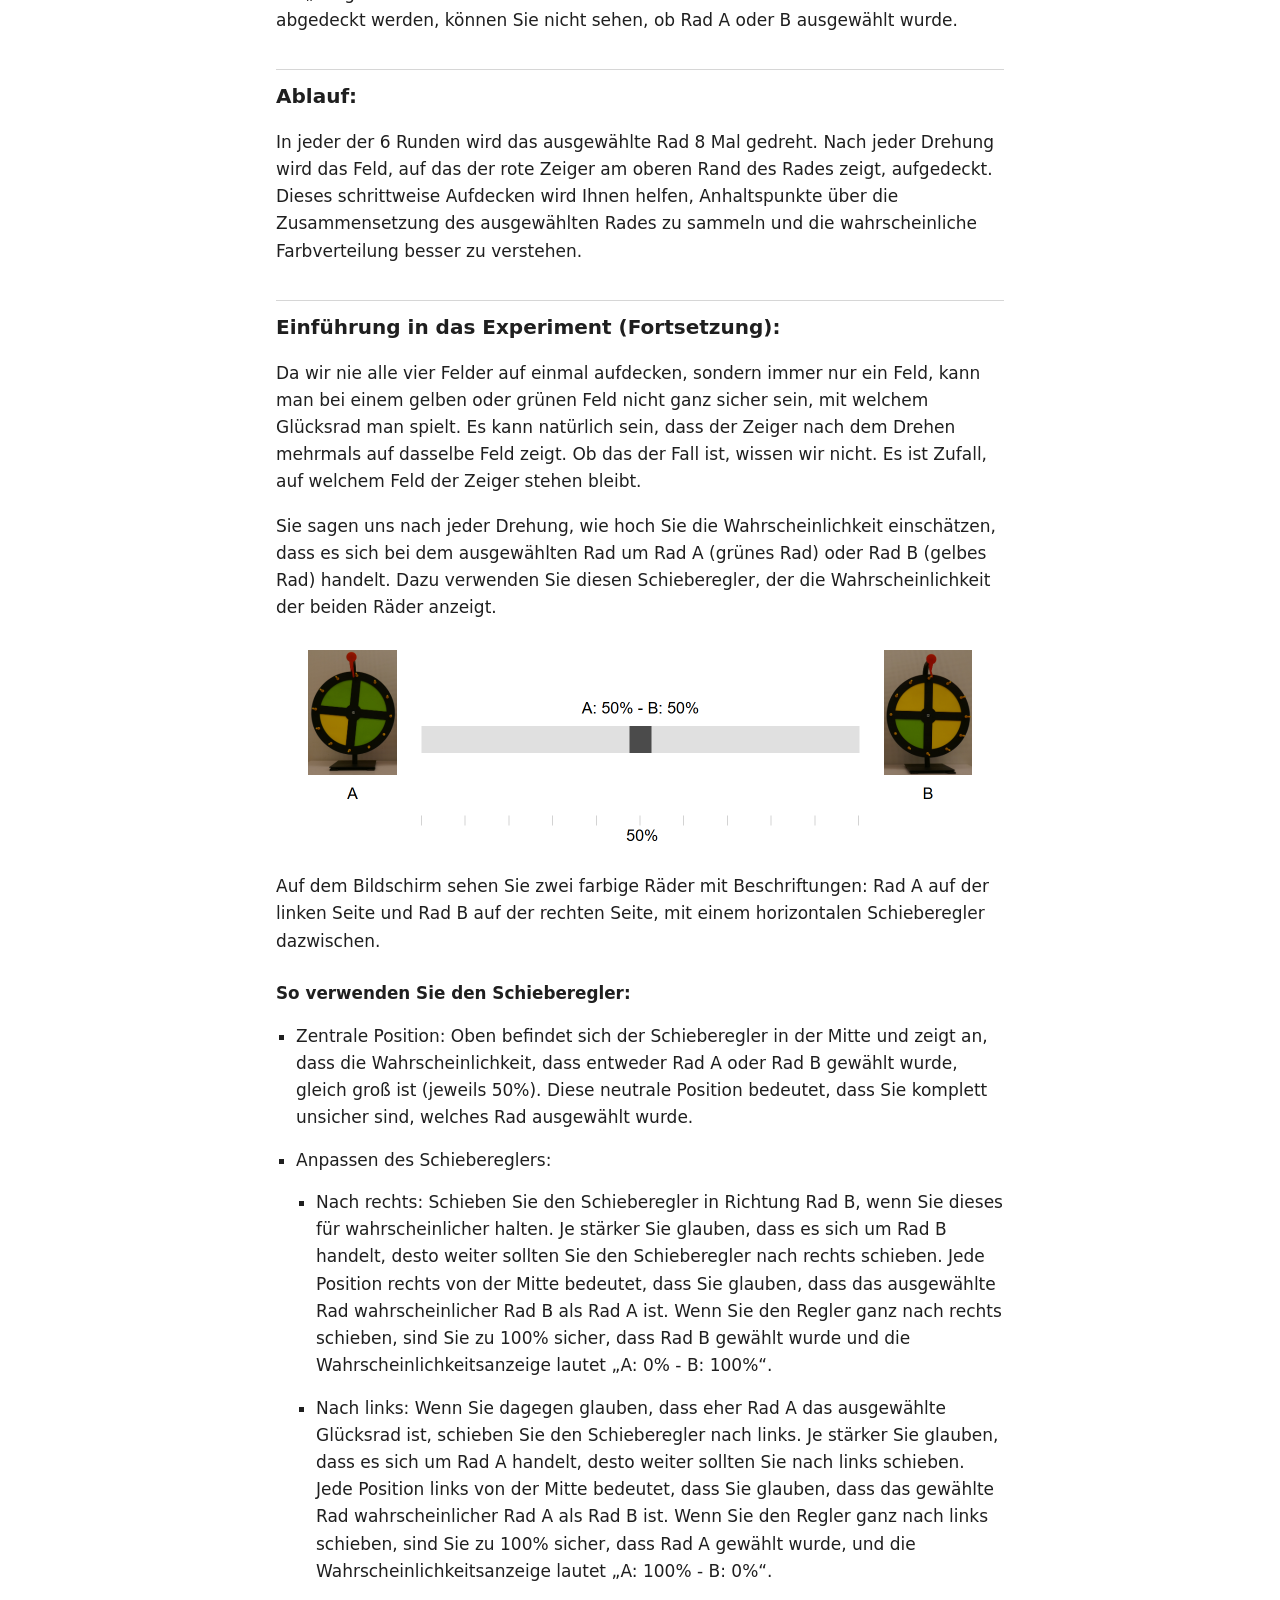
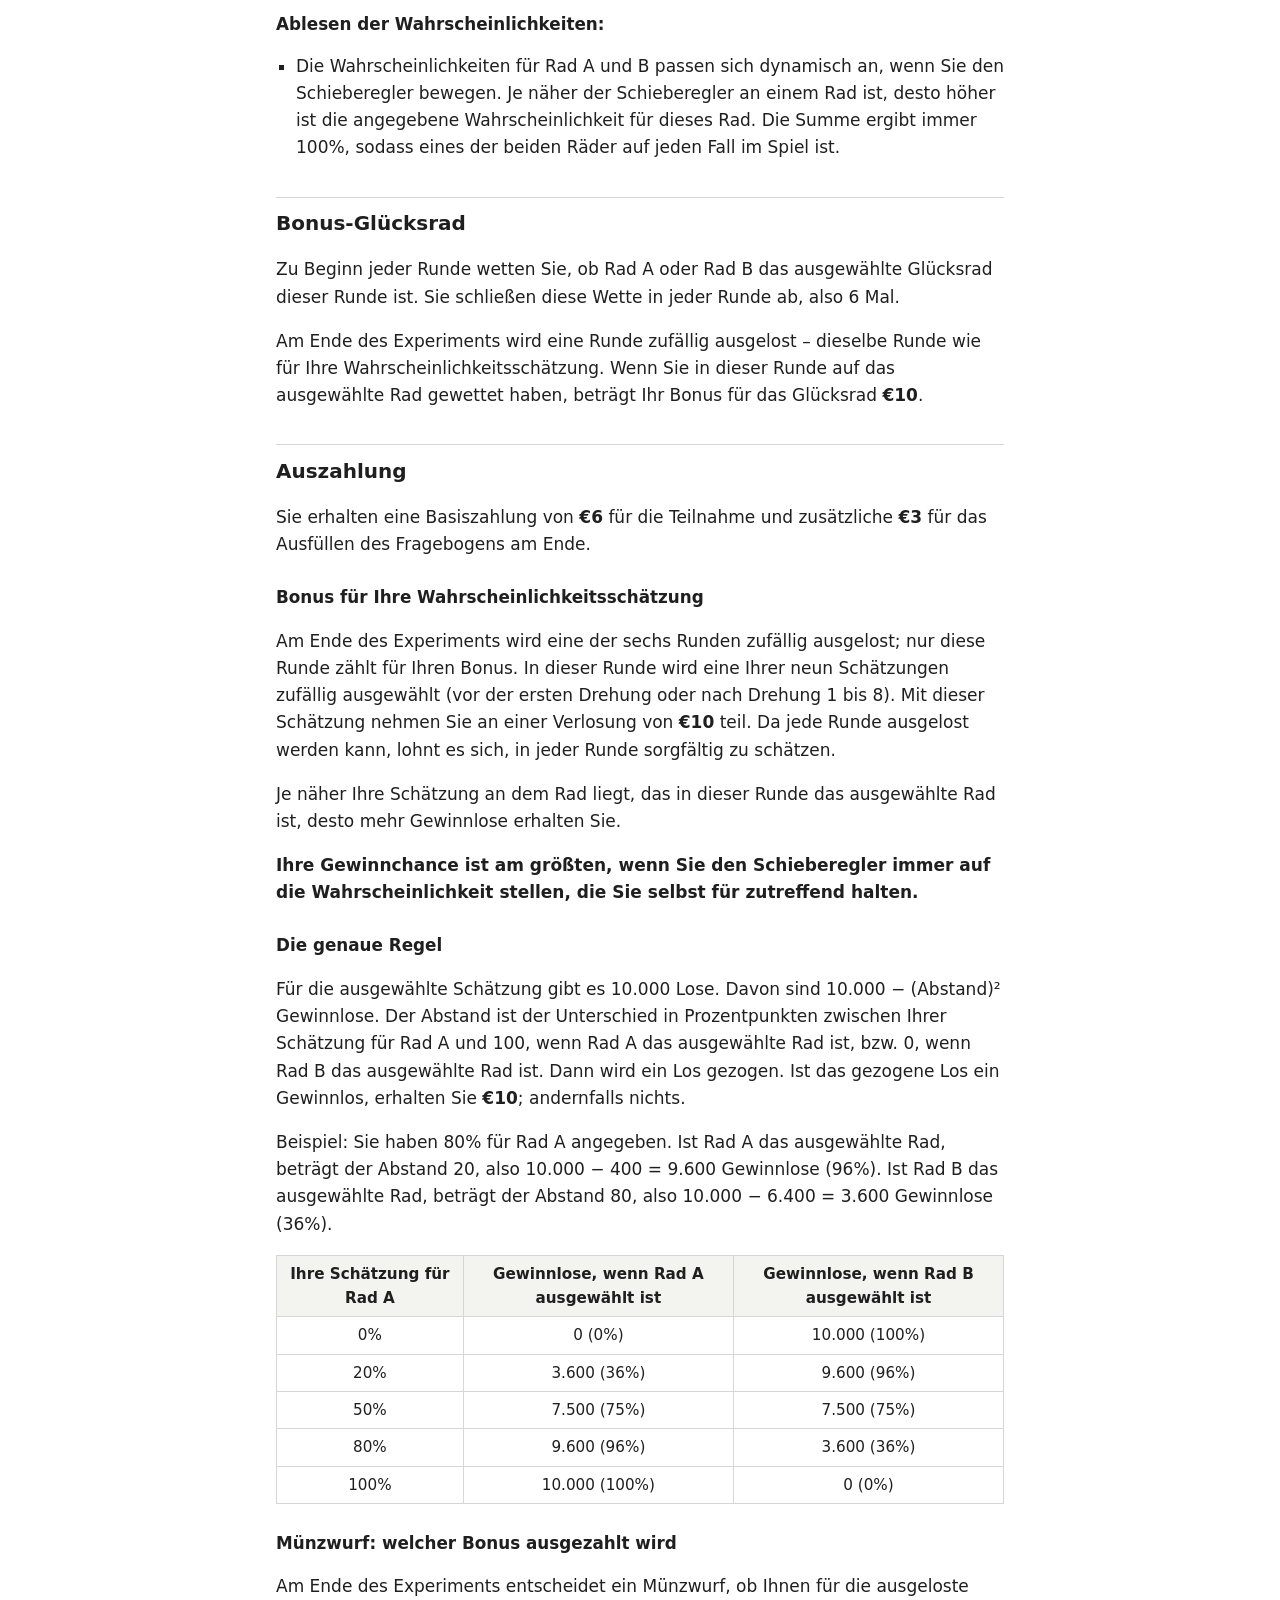
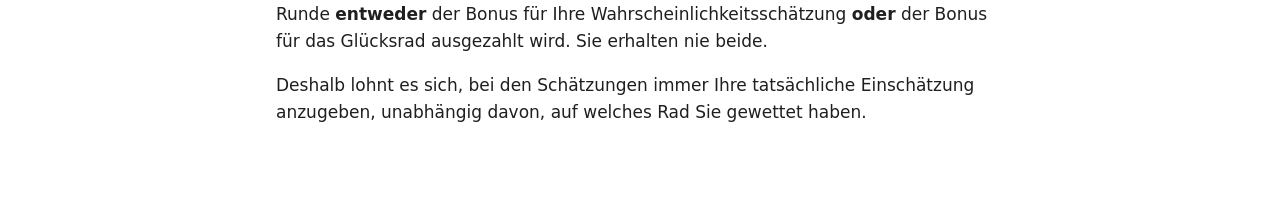
<file: de/bonusrad.html>
<!doctype html>
<html lang="de">
<head>
<meta charset="utf-8">
<meta name="viewport" content="width=device-width, initial-scale=1">
<title>Anleitung zum Experiment (mit Bonus-Glücksrad)</title>
<link rel="stylesheet" href="../style.css">
</head>
<body>
<main>
<h1>Anleitung zum Experiment (mit Bonus-Glücksrad)</h1>

<h2>Einführung in das Experiment:</h2>
<p>Im heutigen Experiment verwenden wir zwei verschiedene „Glücksräder“. Jedes Rad ist gleichmäßig in vier Felder unterteilt. Das erste Rad, Rad A (das „grüne Rad“), besteht farblich zu drei Vierteln aus Grün und zu einem Viertel aus Gelb. Das zweite Rad, Rad B (das „gelbe Rad“), besteht farblich zu drei Vierteln aus Gelb und zu einem Viertel aus Grün. Dieser Aufbau wird für Ihre Entscheidungen während des Experiments sehr wichtig sein.</p>
<img src="../img/wheels.png" width="1259" height="894" alt="Rad A links mit drei grünen und einem gelben Feld, Rad B rechts mit drei gelben und einem grünen Feld">
<p>Zu Beginn des Experiments werden die farbigen Felder der beiden Räder verdeckt, siehe Bild unten.</p>
<img src="../img/wheels-covered.png" width="746" height="524" alt="Die beiden Räder mit verdeckten Feldern">
<p>Das Experiment besteht aus 6 Runden. Zu Beginn jeder Runde wird eines der beiden Glücksräder zufällig ausgewählt, um in dieser Runde verwendet zu werden, während das andere beiseite gelegt wird. Jedes Rad hat in jeder Runde die gleiche Wahrscheinlichkeit, ausgewählt zu werden (50% - 50%). Das ausgewählte Rad wird als „ausgewähltes Glücksrad“ bezeichnet. Da die Felder bei der Auswahl des Rades abgedeckt werden, können Sie nicht sehen, ob Rad A oder B ausgewählt wurde.</p>

<h2>Ablauf:</h2>
<p>In jeder der 6 Runden wird das ausgewählte Rad 8 Mal gedreht. Nach jeder Drehung wird das Feld, auf das der rote Zeiger am oberen Rand des Rades zeigt, aufgedeckt. Dieses schrittweise Aufdecken wird Ihnen helfen, Anhaltspunkte über die Zusammensetzung des ausgewählten Rades zu sammeln und die wahrscheinliche Farbverteilung besser zu verstehen.</p>

<h2 id="slider">Einführung in das Experiment (Fortsetzung):</h2>
<p>Da wir nie alle vier Felder auf einmal aufdecken, sondern immer nur ein Feld, kann man bei einem gelben oder grünen Feld nicht ganz sicher sein, mit welchem Glücksrad man spielt. Es kann natürlich sein, dass der Zeiger nach dem Drehen mehrmals auf dasselbe Feld zeigt. Ob das der Fall ist, wissen wir nicht. Es ist Zufall, auf welchem Feld der Zeiger stehen bleibt.</p>
<p>Sie sagen uns nach jeder Drehung, wie hoch Sie die Wahrscheinlichkeit einschätzen, dass es sich bei dem ausgewählten Rad um Rad A (grünes Rad) oder Rad B (gelbes Rad) handelt. Dazu verwenden Sie diesen Schieberegler, der die Wahrscheinlichkeit der beiden Räder anzeigt.</p>
<img src="../img/slider.png" width="688" height="218" alt="Schieberegler zwischen Rad A (links) und Rad B (rechts) mit der Anzeige „A: 50% - B: 50%“">
<p>Auf dem Bildschirm sehen Sie zwei farbige Räder mit Beschriftungen: Rad A auf der linken Seite und Rad B auf der rechten Seite, mit einem horizontalen Schieberegler dazwischen.</p>

<h3>So verwenden Sie den Schieberegler:</h3>
<ul class="site-list">
<li>Zentrale Position: Oben befindet sich der Schieberegler in der Mitte und zeigt an, dass die Wahrscheinlichkeit, dass entweder Rad A oder Rad B gewählt wurde, gleich groß ist (jeweils 50%). Diese neutrale Position bedeutet, dass Sie komplett unsicher sind, welches Rad ausgewählt wurde.</li>
<li>Anpassen des Schiebereglers:
<ul class="site-list">
<li>Nach rechts: Schieben Sie den Schieberegler in Richtung Rad B, wenn Sie dieses für wahrscheinlicher halten. Je stärker Sie glauben, dass es sich um Rad B handelt, desto weiter sollten Sie den Schieberegler nach rechts schieben. Jede Position rechts von der Mitte bedeutet, dass Sie glauben, dass das ausgewählte Rad wahrscheinlicher Rad B als Rad A ist. Wenn Sie den Regler ganz nach rechts schieben, sind Sie zu 100% sicher, dass Rad B gewählt wurde und die Wahrscheinlichkeitsanzeige lautet „A: 0% - B: 100%“.</li>
<li>Nach links: Wenn Sie dagegen glauben, dass eher Rad A das ausgewählte Glücksrad ist, schieben Sie den Schieberegler nach links. Je stärker Sie glauben, dass es sich um Rad A handelt, desto weiter sollten Sie nach links schieben. Jede Position links von der Mitte bedeutet, dass Sie glauben, dass das gewählte Rad wahrscheinlicher Rad A als Rad B ist. Wenn Sie den Regler ganz nach links schieben, sind Sie zu 100% sicher, dass Rad A gewählt wurde, und die Wahrscheinlichkeitsanzeige lautet „A: 100% - B: 0%“.</li>
</ul>
</li>
</ul>

<h3>Ablesen der Wahrscheinlichkeiten:</h3>
<ul class="site-list">
<li>Die Wahrscheinlichkeiten für Rad A und B passen sich dynamisch an, wenn Sie den Schieberegler bewegen. Je näher der Schieberegler an einem Rad ist, desto höher ist die angegebene Wahrscheinlichkeit für dieses Rad. Die Summe ergibt immer 100%, sodass eines der beiden Räder auf jeden Fall im Spiel ist.</li>
</ul>

<h2 id="bonus-wheel">Bonus-Glücksrad</h2>
<p>Zu Beginn jeder Runde wetten Sie, ob Rad A oder Rad B das ausgewählte Glücksrad dieser Runde ist. Sie schließen diese Wette in jeder Runde ab, also 6 Mal.</p>
<p>Am Ende des Experiments wird eine Runde zufällig ausgelost – dieselbe Runde wie für Ihre Wahrscheinlichkeitsschätzung. Wenn Sie in dieser Runde auf das ausgewählte Rad gewettet haben, beträgt Ihr Bonus für das Glücksrad <b>€10</b>.</p>
<h2 id="payment">Auszahlung</h2>
<p>Sie erhalten eine Basiszahlung von <b>€6</b> für die Teilnahme und zusätzliche <b>€3</b> für das Ausfüllen des Fragebogens am Ende.</p>
<h3>Bonus für Ihre Wahrscheinlichkeitsschätzung</h3>
<p>Am Ende des Experiments wird eine der sechs Runden zufällig ausgelost; nur diese Runde zählt für Ihren Bonus. In dieser Runde wird eine Ihrer neun Schätzungen zufällig ausgewählt (vor der ersten Drehung oder nach Drehung 1 bis 8). Mit dieser Schätzung nehmen Sie an einer Verlosung von <b>€10</b> teil. Da jede Runde ausgelost werden kann, lohnt es sich, in jeder Runde sorgfältig zu schätzen.</p>
<p>Je näher Ihre Schätzung an dem Rad liegt, das in dieser Runde das ausgewählte Rad ist, desto mehr Gewinnlose erhalten Sie.</p>
<p><b>Ihre Gewinnchance ist am größten, wenn Sie den Schieberegler immer auf die Wahrscheinlichkeit stellen, die Sie selbst für zutreffend halten.</b></p>
<h3>Die genaue Regel</h3>
<p>Für die ausgewählte Schätzung gibt es 10.000 Lose. Davon sind 10.000 − (Abstand)² Gewinnlose. Der Abstand ist der Unterschied in Prozentpunkten zwischen Ihrer Schätzung für Rad A und 100, wenn Rad A das ausgewählte Rad ist, bzw. 0, wenn Rad B das ausgewählte Rad ist. Dann wird ein Los gezogen. Ist das gezogene Los ein Gewinnlos, erhalten Sie <b>€10</b>; andernfalls nichts.</p>
<p>Beispiel: Sie haben 80% für Rad A angegeben. Ist Rad A das ausgewählte Rad, beträgt der Abstand 20, also 10.000 − 400 = 9.600 Gewinnlose (96%). Ist Rad B das ausgewählte Rad, beträgt der Abstand 80, also 10.000 − 6.400 = 3.600 Gewinnlose (36%).</p>
<div class="table-wrap"><table>
<thead><tr><th scope="col">Ihre Schätzung für Rad A</th><th scope="col">Gewinnlose, wenn Rad A ausgewählt ist</th><th scope="col">Gewinnlose, wenn Rad B ausgewählt ist</th></tr></thead>
<tbody>
<tr><td>0%</td><td>0 (0%)</td><td>10.000 (100%)</td></tr>
<tr><td>20%</td><td>3.600 (36%)</td><td>9.600 (96%)</td></tr>
<tr><td>50%</td><td>7.500 (75%)</td><td>7.500 (75%)</td></tr>
<tr><td>80%</td><td>9.600 (96%)</td><td>3.600 (36%)</td></tr>
<tr><td>100%</td><td>10.000 (100%)</td><td>0 (0%)</td></tr>
</tbody>
</table></div>
<h3>Münzwurf: welcher Bonus ausgezahlt wird</h3>
<p>Am Ende des Experiments entscheidet ein Münzwurf, ob Ihnen für die ausgeloste Runde <b>entweder</b> der Bonus für Ihre Wahrscheinlichkeitsschätzung <b>oder</b> der Bonus für das Glücksrad ausgezahlt wird. Sie erhalten nie beide.</p>
<p>Deshalb lohnt es sich, bei den Schätzungen immer Ihre tatsächliche Einschätzung anzugeben, unabhängig davon, auf welches Rad Sie gewettet haben.</p>
</main>
</body>
</html>
</file>
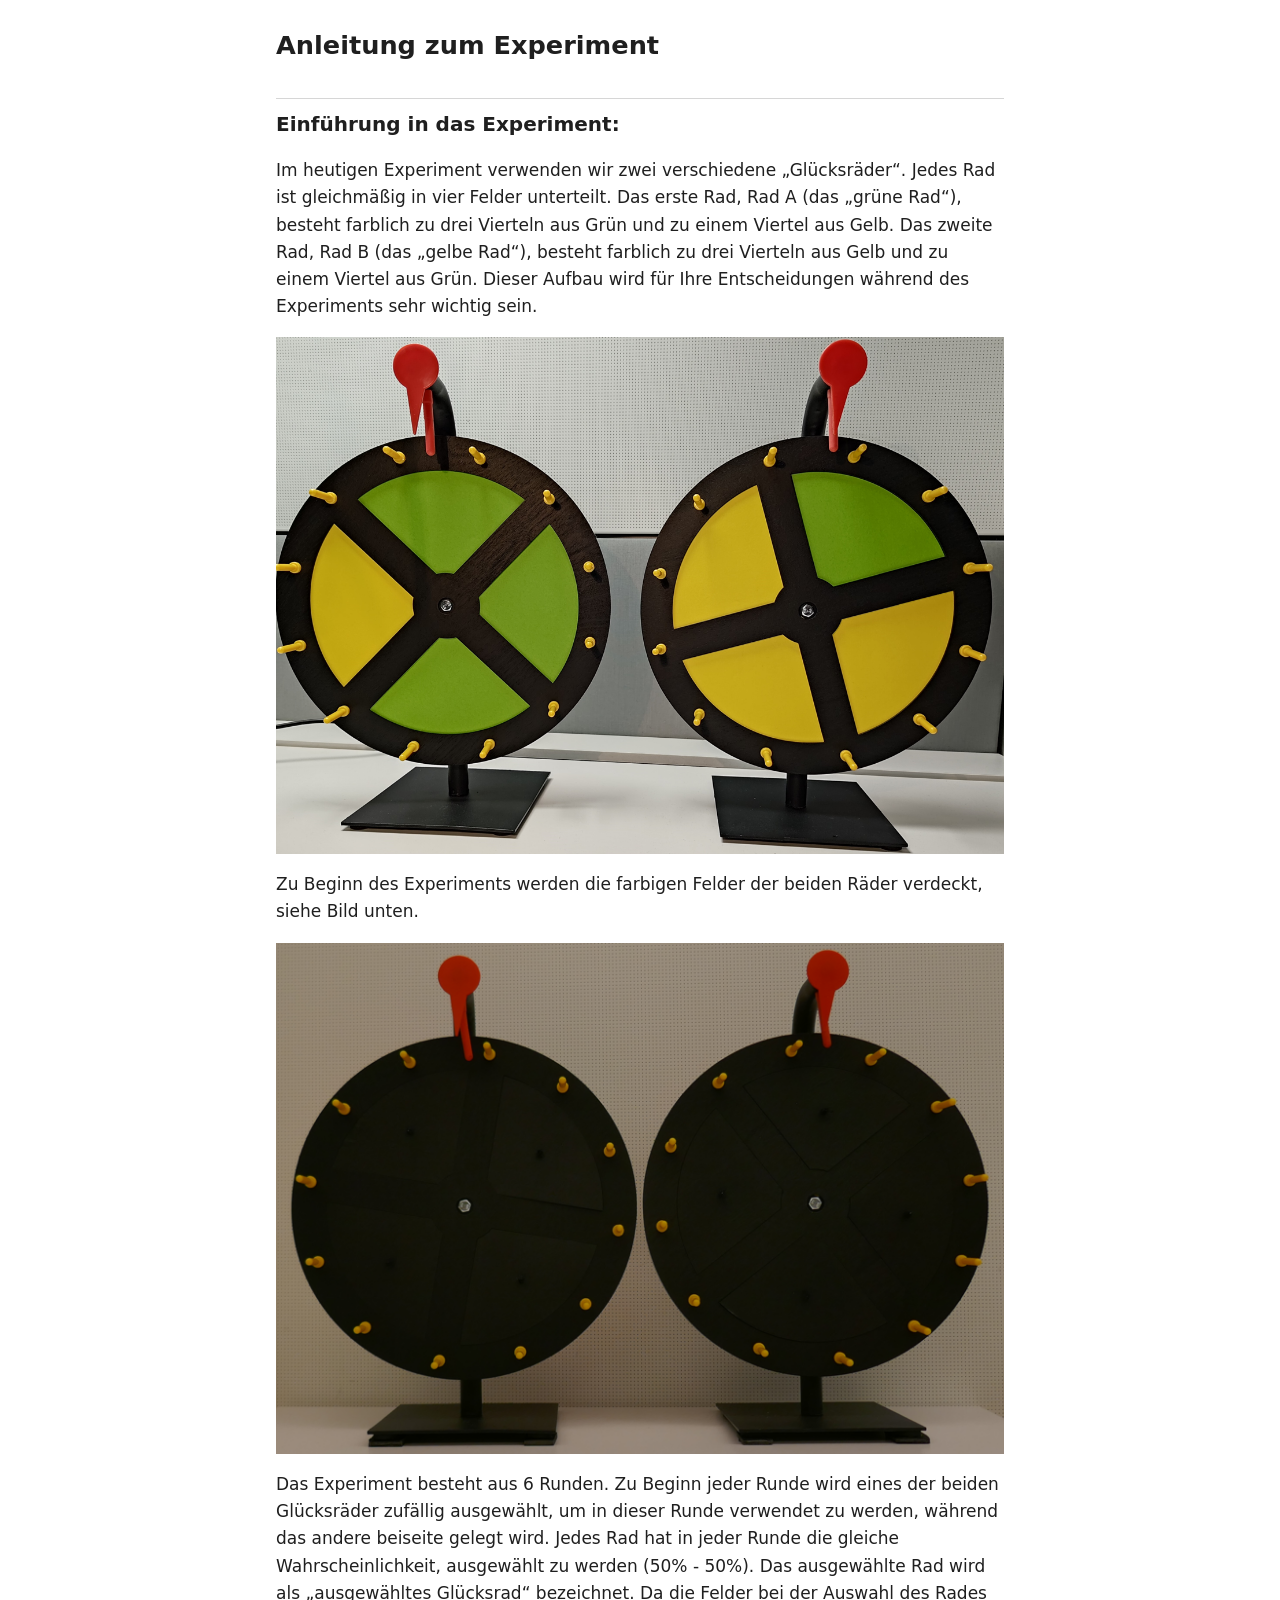
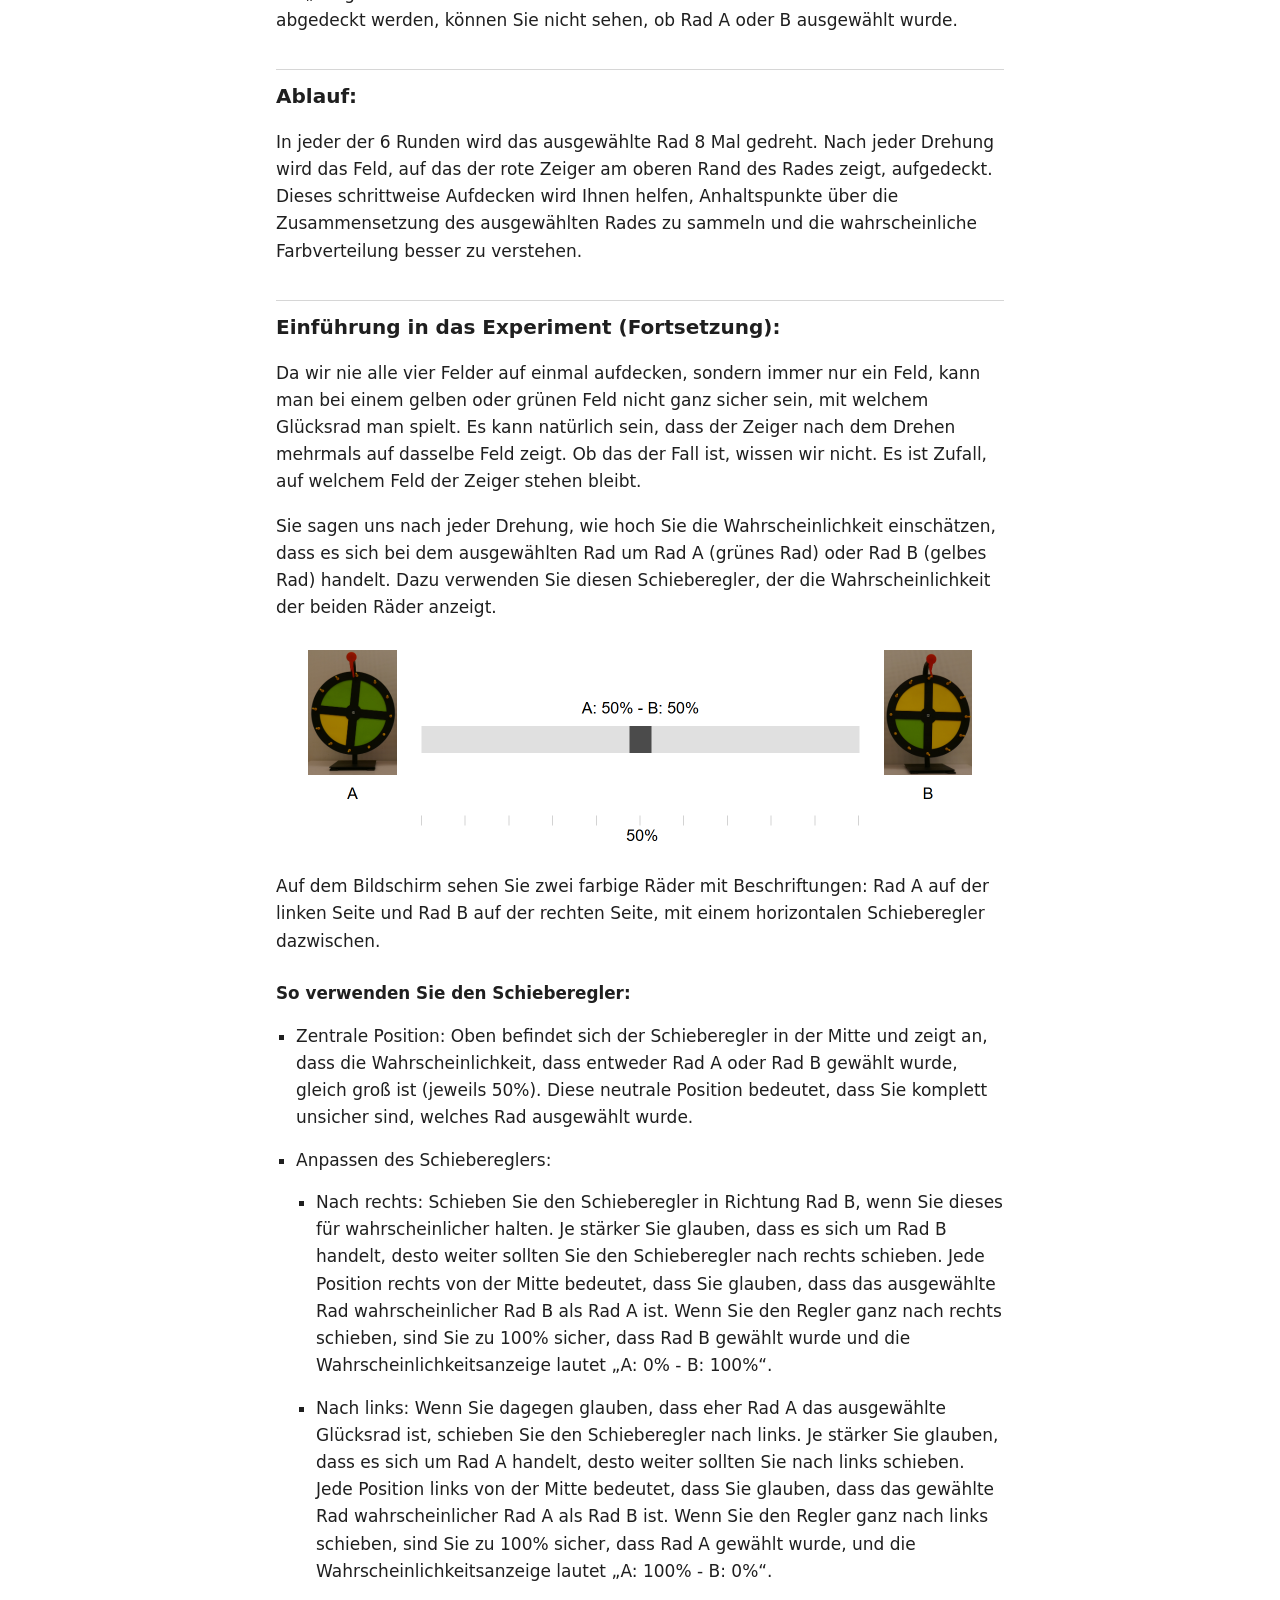
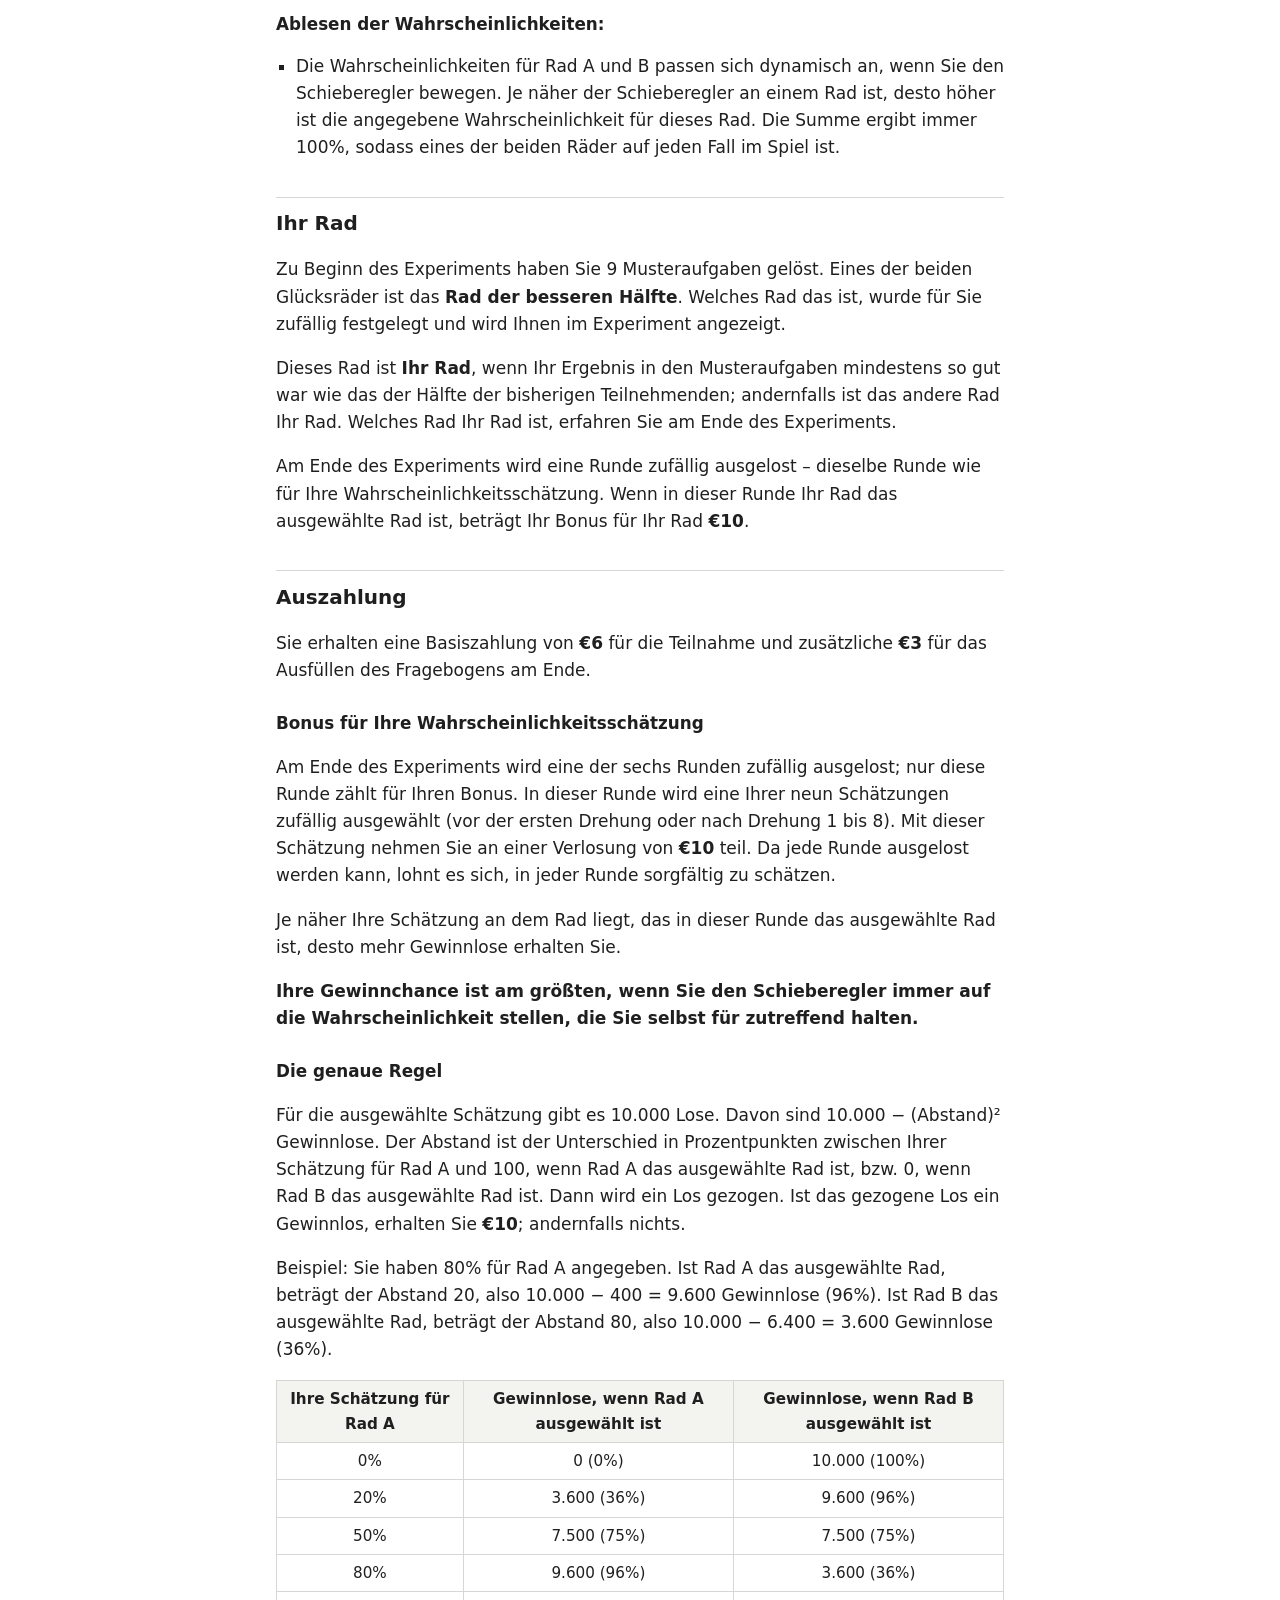
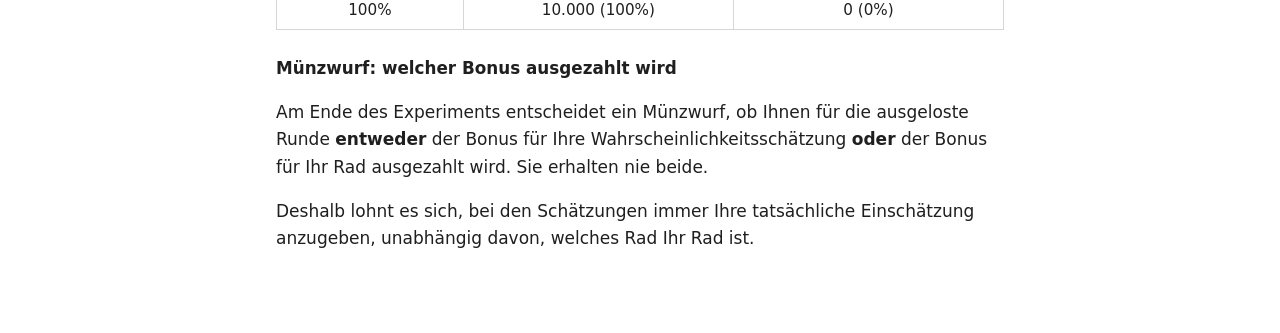
<file: de/ego.html>
<!doctype html>
<html lang="de">
<head>
<meta charset="utf-8">
<meta name="viewport" content="width=device-width, initial-scale=1">
<title>Anleitung zum Experiment</title>
<link rel="stylesheet" href="../style.css">
</head>
<body>
<main>
<h1>Anleitung zum Experiment</h1>

<h2>Einführung in das Experiment:</h2>
<p>Im heutigen Experiment verwenden wir zwei verschiedene „Glücksräder“. Jedes Rad ist gleichmäßig in vier Felder unterteilt. Das erste Rad, Rad A (das „grüne Rad“), besteht farblich zu drei Vierteln aus Grün und zu einem Viertel aus Gelb. Das zweite Rad, Rad B (das „gelbe Rad“), besteht farblich zu drei Vierteln aus Gelb und zu einem Viertel aus Grün. Dieser Aufbau wird für Ihre Entscheidungen während des Experiments sehr wichtig sein.</p>
<img src="../img/wheels.png" width="1259" height="894" alt="Rad A links mit drei grünen und einem gelben Feld, Rad B rechts mit drei gelben und einem grünen Feld">
<p>Zu Beginn des Experiments werden die farbigen Felder der beiden Räder verdeckt, siehe Bild unten.</p>
<img src="../img/wheels-covered.png" width="746" height="524" alt="Die beiden Räder mit verdeckten Feldern">
<p>Das Experiment besteht aus 6 Runden. Zu Beginn jeder Runde wird eines der beiden Glücksräder zufällig ausgewählt, um in dieser Runde verwendet zu werden, während das andere beiseite gelegt wird. Jedes Rad hat in jeder Runde die gleiche Wahrscheinlichkeit, ausgewählt zu werden (50% - 50%). Das ausgewählte Rad wird als „ausgewähltes Glücksrad“ bezeichnet. Da die Felder bei der Auswahl des Rades abgedeckt werden, können Sie nicht sehen, ob Rad A oder B ausgewählt wurde.</p>

<h2>Ablauf:</h2>
<p>In jeder der 6 Runden wird das ausgewählte Rad 8 Mal gedreht. Nach jeder Drehung wird das Feld, auf das der rote Zeiger am oberen Rand des Rades zeigt, aufgedeckt. Dieses schrittweise Aufdecken wird Ihnen helfen, Anhaltspunkte über die Zusammensetzung des ausgewählten Rades zu sammeln und die wahrscheinliche Farbverteilung besser zu verstehen.</p>

<h2 id="slider">Einführung in das Experiment (Fortsetzung):</h2>
<p>Da wir nie alle vier Felder auf einmal aufdecken, sondern immer nur ein Feld, kann man bei einem gelben oder grünen Feld nicht ganz sicher sein, mit welchem Glücksrad man spielt. Es kann natürlich sein, dass der Zeiger nach dem Drehen mehrmals auf dasselbe Feld zeigt. Ob das der Fall ist, wissen wir nicht. Es ist Zufall, auf welchem Feld der Zeiger stehen bleibt.</p>
<p>Sie sagen uns nach jeder Drehung, wie hoch Sie die Wahrscheinlichkeit einschätzen, dass es sich bei dem ausgewählten Rad um Rad A (grünes Rad) oder Rad B (gelbes Rad) handelt. Dazu verwenden Sie diesen Schieberegler, der die Wahrscheinlichkeit der beiden Räder anzeigt.</p>
<img src="../img/slider.png" width="688" height="218" alt="Schieberegler zwischen Rad A (links) und Rad B (rechts) mit der Anzeige „A: 50% - B: 50%“">
<p>Auf dem Bildschirm sehen Sie zwei farbige Räder mit Beschriftungen: Rad A auf der linken Seite und Rad B auf der rechten Seite, mit einem horizontalen Schieberegler dazwischen.</p>

<h3>So verwenden Sie den Schieberegler:</h3>
<ul class="site-list">
<li>Zentrale Position: Oben befindet sich der Schieberegler in der Mitte und zeigt an, dass die Wahrscheinlichkeit, dass entweder Rad A oder Rad B gewählt wurde, gleich groß ist (jeweils 50%). Diese neutrale Position bedeutet, dass Sie komplett unsicher sind, welches Rad ausgewählt wurde.</li>
<li>Anpassen des Schiebereglers:
<ul class="site-list">
<li>Nach rechts: Schieben Sie den Schieberegler in Richtung Rad B, wenn Sie dieses für wahrscheinlicher halten. Je stärker Sie glauben, dass es sich um Rad B handelt, desto weiter sollten Sie den Schieberegler nach rechts schieben. Jede Position rechts von der Mitte bedeutet, dass Sie glauben, dass das ausgewählte Rad wahrscheinlicher Rad B als Rad A ist. Wenn Sie den Regler ganz nach rechts schieben, sind Sie zu 100% sicher, dass Rad B gewählt wurde und die Wahrscheinlichkeitsanzeige lautet „A: 0% - B: 100%“.</li>
<li>Nach links: Wenn Sie dagegen glauben, dass eher Rad A das ausgewählte Glücksrad ist, schieben Sie den Schieberegler nach links. Je stärker Sie glauben, dass es sich um Rad A handelt, desto weiter sollten Sie nach links schieben. Jede Position links von der Mitte bedeutet, dass Sie glauben, dass das gewählte Rad wahrscheinlicher Rad A als Rad B ist. Wenn Sie den Regler ganz nach links schieben, sind Sie zu 100% sicher, dass Rad A gewählt wurde, und die Wahrscheinlichkeitsanzeige lautet „A: 100% - B: 0%“.</li>
</ul>
</li>
</ul>

<h3>Ablesen der Wahrscheinlichkeiten:</h3>
<ul class="site-list">
<li>Die Wahrscheinlichkeiten für Rad A und B passen sich dynamisch an, wenn Sie den Schieberegler bewegen. Je näher der Schieberegler an einem Rad ist, desto höher ist die angegebene Wahrscheinlichkeit für dieses Rad. Die Summe ergibt immer 100%, sodass eines der beiden Räder auf jeden Fall im Spiel ist.</li>
</ul>

<h2 id="your-wheel">Ihr Rad</h2>
<p>Zu Beginn des Experiments haben Sie 9 Musteraufgaben gelöst. Eines der beiden Glücksräder ist das <b>Rad der besseren Hälfte</b>. Welches Rad das ist, wurde für Sie zufällig festgelegt und wird Ihnen im Experiment angezeigt.</p>
<p>Dieses Rad ist <b>Ihr Rad</b>, wenn Ihr Ergebnis in den Musteraufgaben mindestens so gut war wie das der Hälfte der bisherigen Teilnehmenden; andernfalls ist das andere Rad Ihr Rad. Welches Rad Ihr Rad ist, erfahren Sie am Ende des Experiments.</p>
<p>Am Ende des Experiments wird eine Runde zufällig ausgelost – dieselbe Runde wie für Ihre Wahrscheinlichkeitsschätzung. Wenn in dieser Runde Ihr Rad das ausgewählte Rad ist, beträgt Ihr Bonus für Ihr Rad <b>€10</b>.</p>
<h2 id="payment">Auszahlung</h2>
<p>Sie erhalten eine Basiszahlung von <b>€6</b> für die Teilnahme und zusätzliche <b>€3</b> für das Ausfüllen des Fragebogens am Ende.</p>
<h3>Bonus für Ihre Wahrscheinlichkeitsschätzung</h3>
<p>Am Ende des Experiments wird eine der sechs Runden zufällig ausgelost; nur diese Runde zählt für Ihren Bonus. In dieser Runde wird eine Ihrer neun Schätzungen zufällig ausgewählt (vor der ersten Drehung oder nach Drehung 1 bis 8). Mit dieser Schätzung nehmen Sie an einer Verlosung von <b>€10</b> teil. Da jede Runde ausgelost werden kann, lohnt es sich, in jeder Runde sorgfältig zu schätzen.</p>
<p>Je näher Ihre Schätzung an dem Rad liegt, das in dieser Runde das ausgewählte Rad ist, desto mehr Gewinnlose erhalten Sie.</p>
<p><b>Ihre Gewinnchance ist am größten, wenn Sie den Schieberegler immer auf die Wahrscheinlichkeit stellen, die Sie selbst für zutreffend halten.</b></p>
<h3>Die genaue Regel</h3>
<p>Für die ausgewählte Schätzung gibt es 10.000 Lose. Davon sind 10.000 − (Abstand)² Gewinnlose. Der Abstand ist der Unterschied in Prozentpunkten zwischen Ihrer Schätzung für Rad A und 100, wenn Rad A das ausgewählte Rad ist, bzw. 0, wenn Rad B das ausgewählte Rad ist. Dann wird ein Los gezogen. Ist das gezogene Los ein Gewinnlos, erhalten Sie <b>€10</b>; andernfalls nichts.</p>
<p>Beispiel: Sie haben 80% für Rad A angegeben. Ist Rad A das ausgewählte Rad, beträgt der Abstand 20, also 10.000 − 400 = 9.600 Gewinnlose (96%). Ist Rad B das ausgewählte Rad, beträgt der Abstand 80, also 10.000 − 6.400 = 3.600 Gewinnlose (36%).</p>
<div class="table-wrap"><table>
<thead><tr><th scope="col">Ihre Schätzung für Rad A</th><th scope="col">Gewinnlose, wenn Rad A ausgewählt ist</th><th scope="col">Gewinnlose, wenn Rad B ausgewählt ist</th></tr></thead>
<tbody>
<tr><td>0%</td><td>0 (0%)</td><td>10.000 (100%)</td></tr>
<tr><td>20%</td><td>3.600 (36%)</td><td>9.600 (96%)</td></tr>
<tr><td>50%</td><td>7.500 (75%)</td><td>7.500 (75%)</td></tr>
<tr><td>80%</td><td>9.600 (96%)</td><td>3.600 (36%)</td></tr>
<tr><td>100%</td><td>10.000 (100%)</td><td>0 (0%)</td></tr>
</tbody>
</table></div>
<h3>Münzwurf: welcher Bonus ausgezahlt wird</h3>
<p>Am Ende des Experiments entscheidet ein Münzwurf, ob Ihnen für die ausgeloste Runde <b>entweder</b> der Bonus für Ihre Wahrscheinlichkeitsschätzung <b>oder</b> der Bonus für Ihr Rad ausgezahlt wird. Sie erhalten nie beide.</p>
<p>Deshalb lohnt es sich, bei den Schätzungen immer Ihre tatsächliche Einschätzung anzugeben, unabhängig davon, welches Rad Ihr Rad ist.</p>
</main>
</body>
</html>
</file>
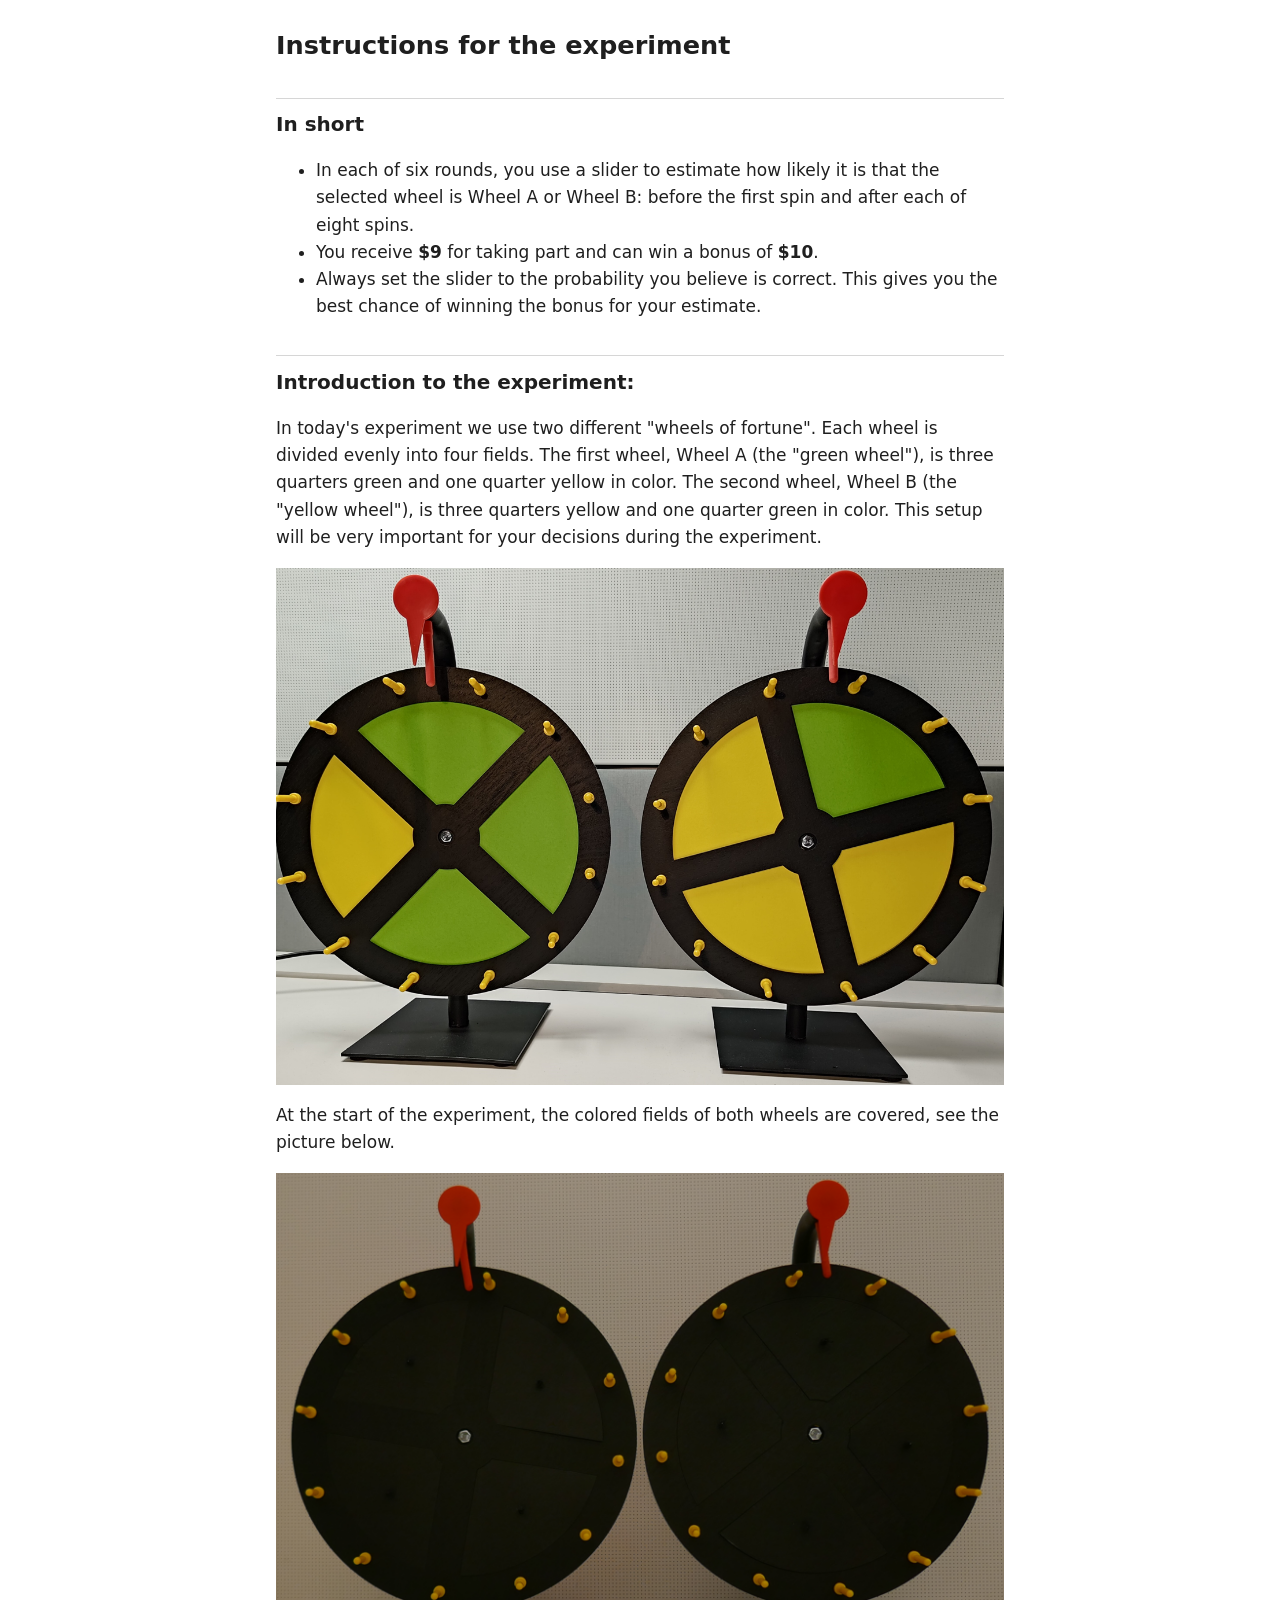
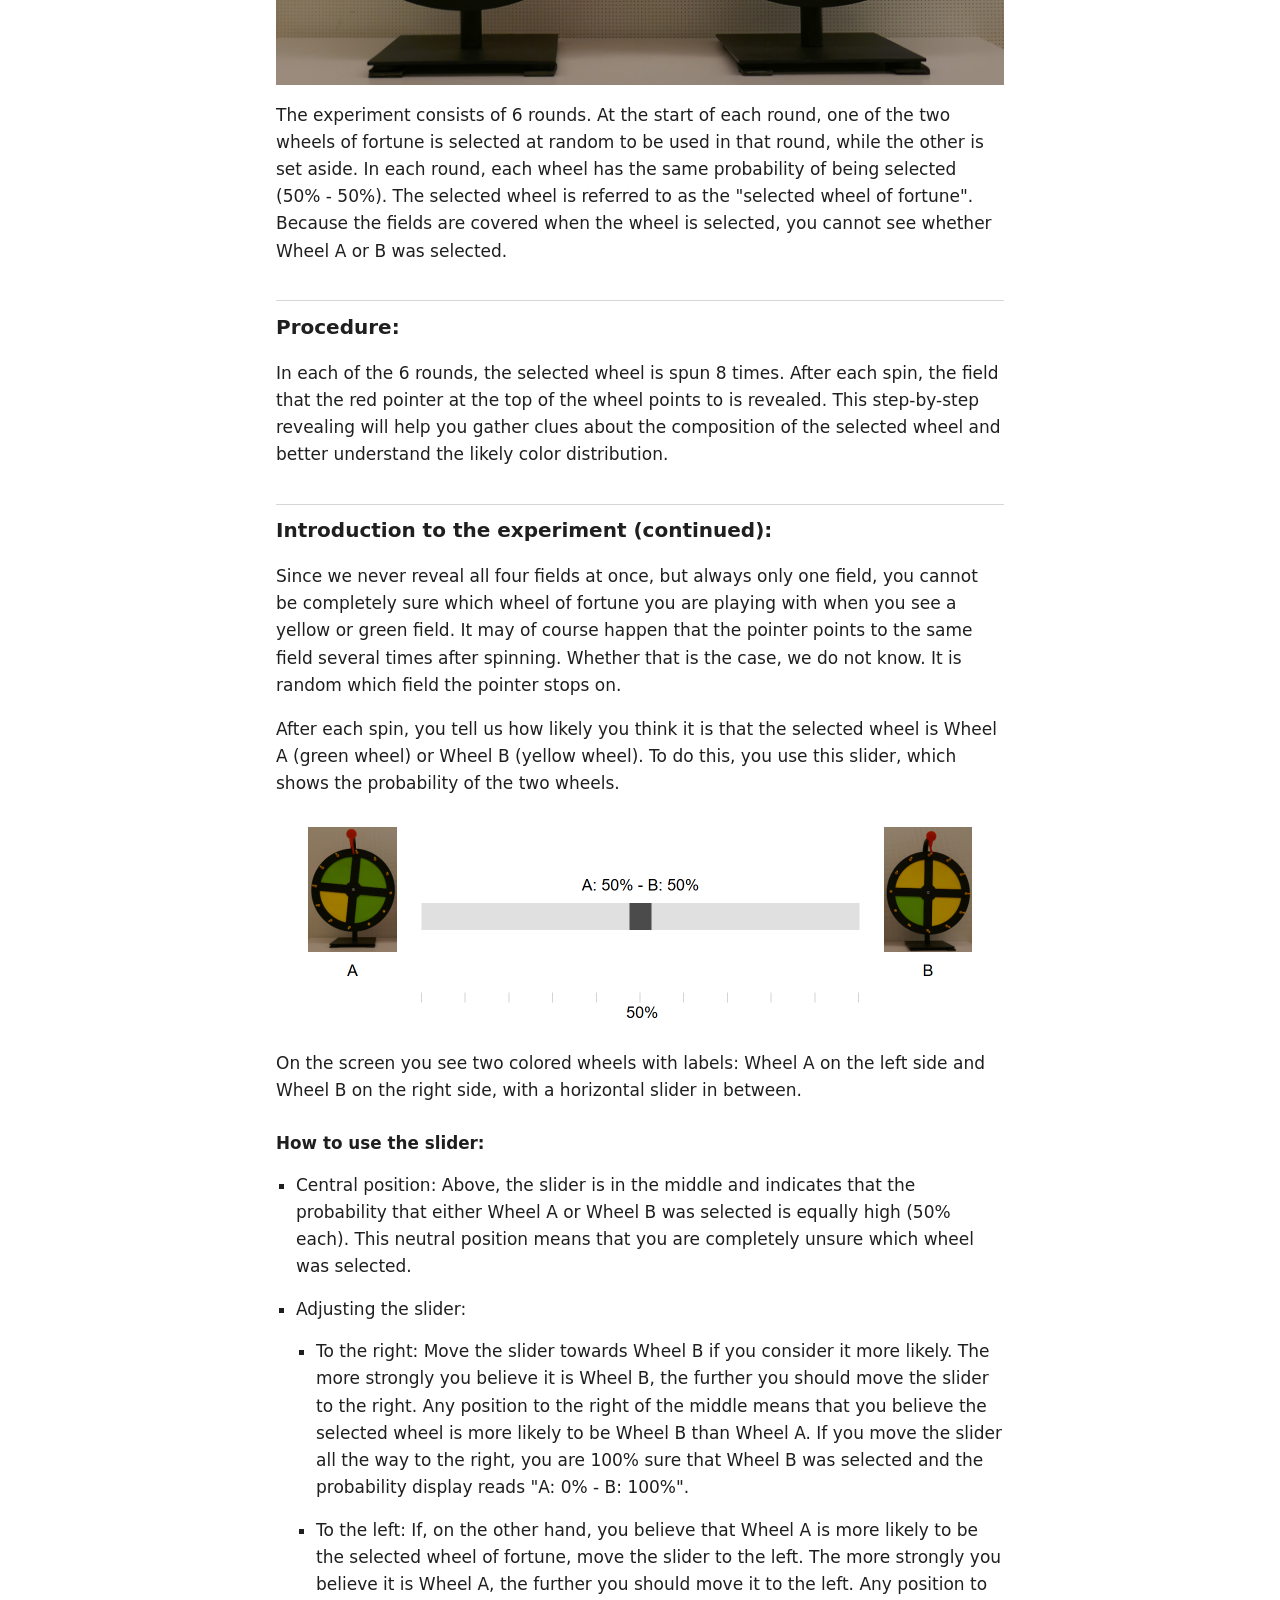
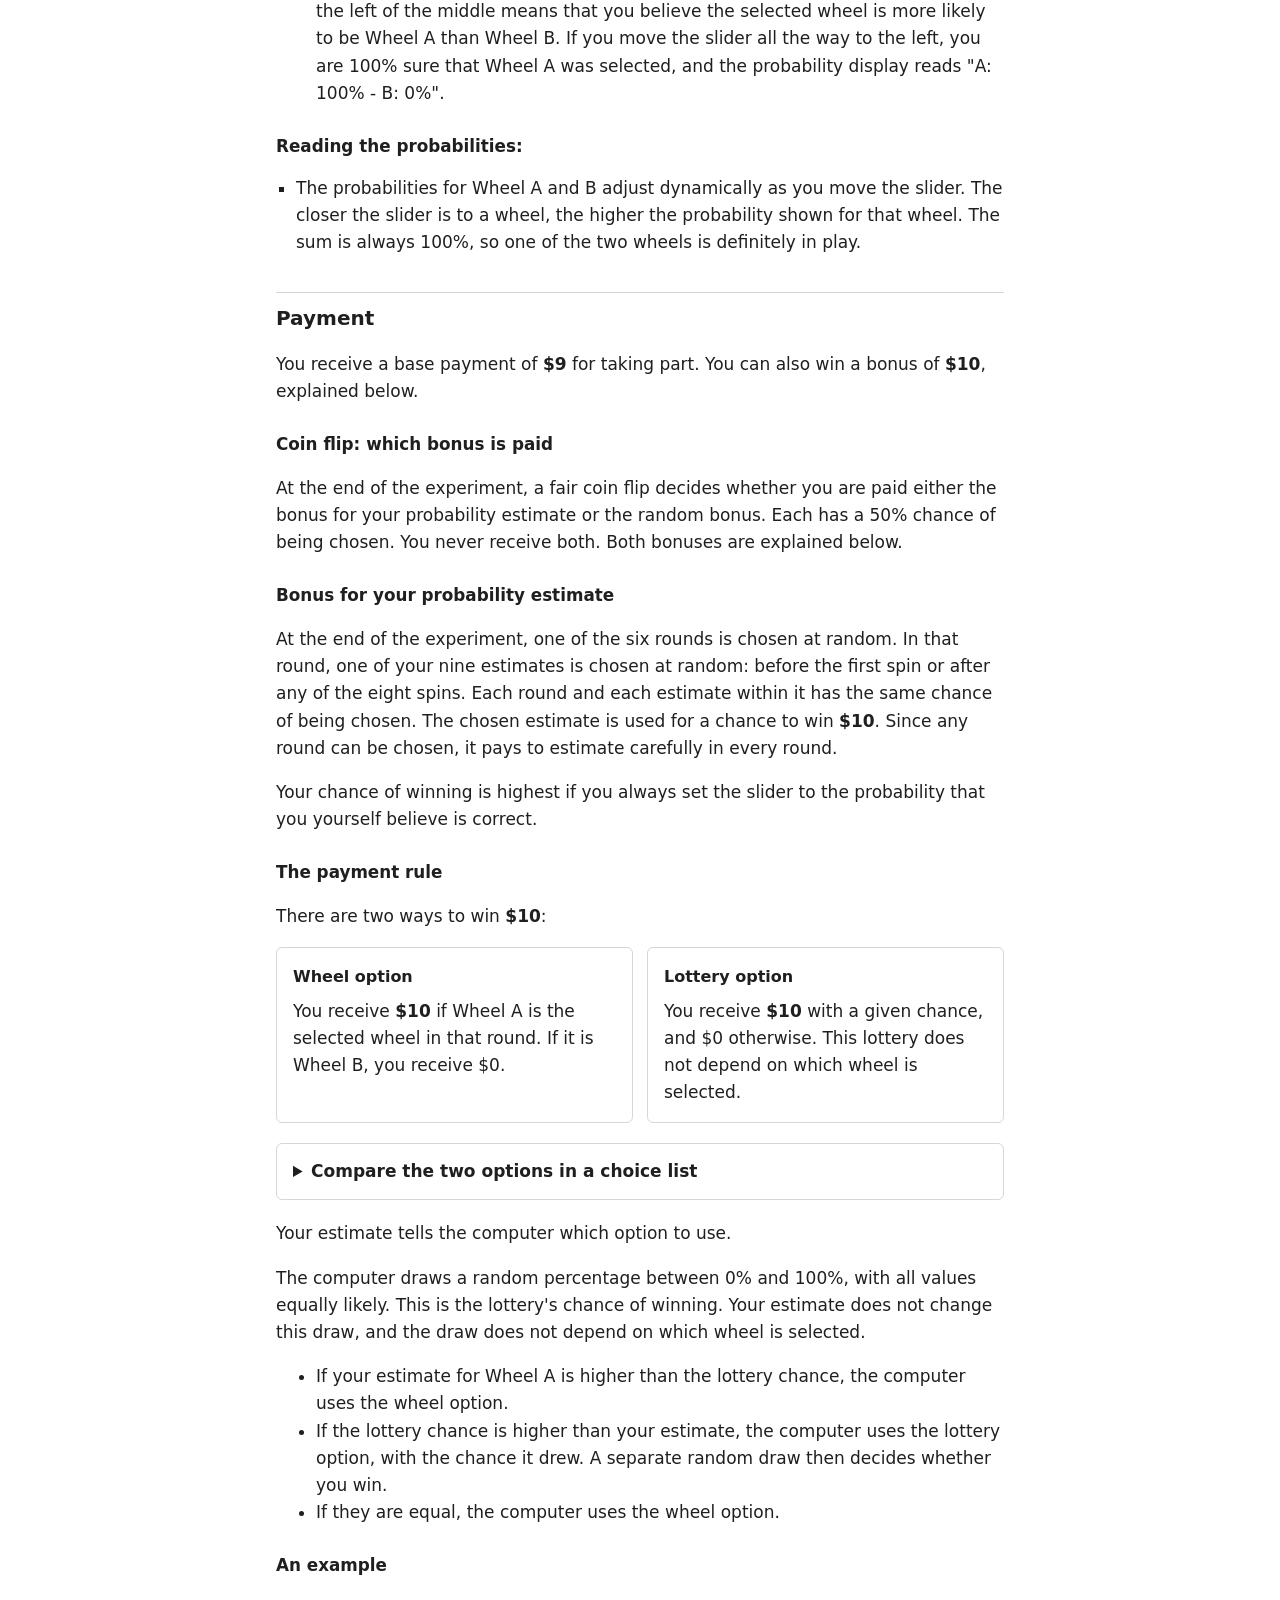
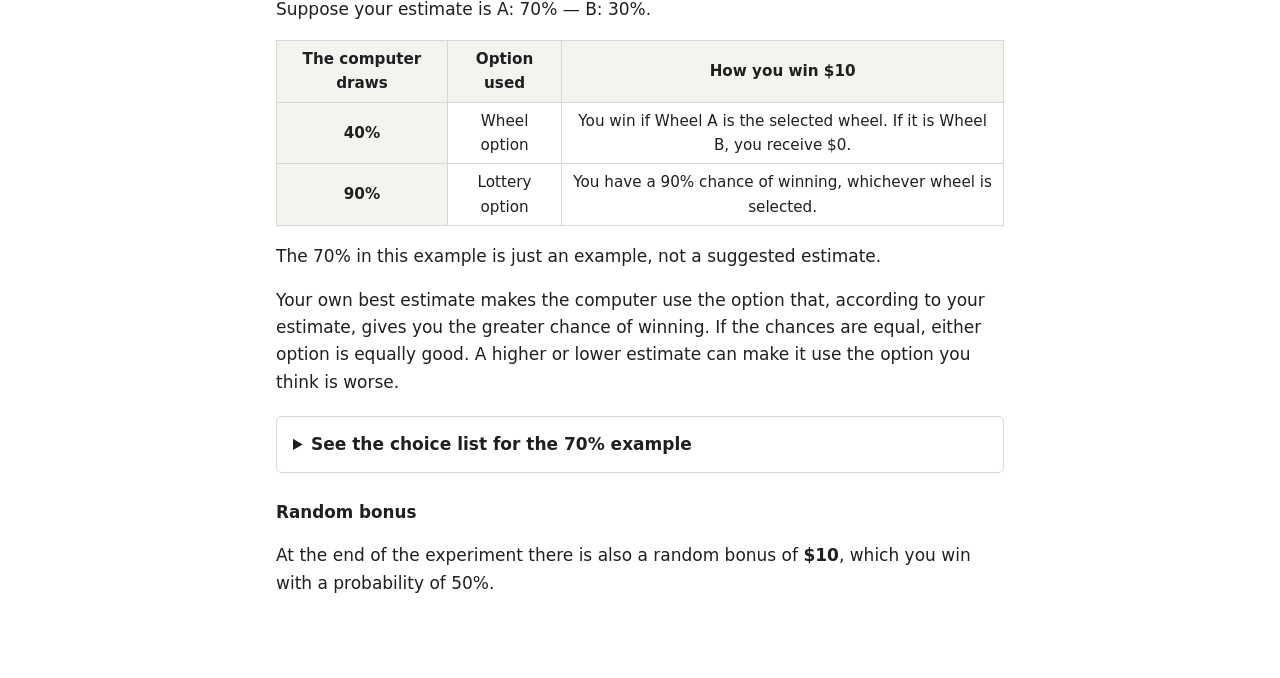
<file: en/bdm.html>
<!doctype html>
<html lang="en">
<head>
<meta charset="utf-8">
<meta name="viewport" content="width=device-width, initial-scale=1">
<title>Instructions for the experiment — BDM</title>
<meta name="description" content="Instructions for the wheel experiment, with a two-option probability-estimate bonus.">
<link rel="stylesheet" href="../style.css">
<style>
.options { display: grid; grid-template-columns: repeat(2, minmax(0, 1fr)); gap: 14px; margin: 16px 0; }
.option { padding: 16px; border: 1px solid var(--line); border-radius: 6px; }
.option h4 { font-size: 1rem; margin: 0 0 8px; }
.option p { margin: 0; }
.mpl-scroll { overflow-x: auto; margin-top: 14px; }
.mpl-scroll:focus-visible { outline: 2px solid var(--accent); outline-offset: 2px; }
.mpl-scroll table { min-width: 520px; }
.mpl-scroll thead th { position: sticky; top: 0; z-index: 1; }
.mpl-scroll caption { text-align: left; font-weight: 600; padding-bottom: 10px; }
.omitted-rows td { text-align: center; }
@media (max-width: 520px) { .options { grid-template-columns: 1fr; } }
@media print { .options, tr { break-inside: avoid; } .mpl-scroll { max-height: none; overflow: visible; } }
</style>
</head>
<body>
<main>
<h1>Instructions for the experiment</h1>

<h2>In short</h2>
<ul>
<li>In each of six rounds, you use a slider to estimate how likely it is that the selected wheel is Wheel A or Wheel B: before the first spin and after each of eight spins.</li>
<li>You receive <b>$9</b> for taking part and can win a bonus of <b>$10</b>.</li>
<li>Always set the slider to the probability you believe is correct. This gives you the best chance of winning the bonus for your estimate.</li>
</ul>


<h2>Introduction to the experiment:</h2>
<p>In today's experiment we use two different "wheels of fortune". Each wheel is divided evenly into four fields. The first wheel, Wheel A (the "green wheel"), is three quarters green and one quarter yellow in color. The second wheel, Wheel B (the "yellow wheel"), is three quarters yellow and one quarter green in color. This setup will be very important for your decisions during the experiment.</p>
<img src="../img/wheels.png" width="1259" height="894" alt="Wheel A on the left with three green fields and one yellow field, Wheel B on the right with three yellow fields and one green field">
<p>At the start of the experiment, the colored fields of both wheels are covered, see the picture below.</p>
<img src="../img/wheels-covered.png" width="746" height="524" alt="The two wheels with their fields covered">
<p>The experiment consists of 6 rounds. At the start of each round, one of the two wheels of fortune is selected at random to be used in that round, while the other is set aside. In each round, each wheel has the same probability of being selected (50% - 50%). The selected wheel is referred to as the "selected wheel of fortune". Because the fields are covered when the wheel is selected, you cannot see whether Wheel A or B was selected.</p>

<h2>Procedure:</h2>
<p>In each of the 6 rounds, the selected wheel is spun 8 times. After each spin, the field that the red pointer at the top of the wheel points to is revealed. This step-by-step revealing will help you gather clues about the composition of the selected wheel and better understand the likely color distribution.</p>

<h2 id="slider">Introduction to the experiment (continued):</h2>
<p>Since we never reveal all four fields at once, but always only one field, you cannot be completely sure which wheel of fortune you are playing with when you see a yellow or green field. It may of course happen that the pointer points to the same field several times after spinning. Whether that is the case, we do not know. It is random which field the pointer stops on.</p>
<p>After each spin, you tell us how likely you think it is that the selected wheel is Wheel A (green wheel) or Wheel B (yellow wheel). To do this, you use this slider, which shows the probability of the two wheels.</p>
<img src="../img/slider.png" width="688" height="218" alt="Slider between Wheel A (left) and Wheel B (right) showing “A: 50% - B: 50%”">
<p>On the screen you see two colored wheels with labels: Wheel A on the left side and Wheel B on the right side, with a horizontal slider in between.</p>

<h3>How to use the slider:</h3>
<ul class="site-list">
<li>Central position: Above, the slider is in the middle and indicates that the probability that either Wheel A or Wheel B was selected is equally high (50% each). This neutral position means that you are completely unsure which wheel was selected.</li>
<li>Adjusting the slider:
<ul class="site-list">
<li>To the right: Move the slider towards Wheel B if you consider it more likely. The more strongly you believe it is Wheel B, the further you should move the slider to the right. Any position to the right of the middle means that you believe the selected wheel is more likely to be Wheel B than Wheel A. If you move the slider all the way to the right, you are 100% sure that Wheel B was selected and the probability display reads "A: 0% - B: 100%".</li>
<li>To the left: If, on the other hand, you believe that Wheel A is more likely to be the selected wheel of fortune, move the slider to the left. The more strongly you believe it is Wheel A, the further you should move it to the left. Any position to the left of the middle means that you believe the selected wheel is more likely to be Wheel A than Wheel B. If you move the slider all the way to the left, you are 100% sure that Wheel A was selected, and the probability display reads "A: 100% - B: 0%".</li>
</ul>
</li>
</ul>

<h3>Reading the probabilities:</h3>
<ul class="site-list">
<li>The probabilities for Wheel A and B adjust dynamically as you move the slider. The closer the slider is to a wheel, the higher the probability shown for that wheel. The sum is always 100%, so one of the two wheels is definitely in play.</li>
</ul>


<h2 id="payment">Payment</h2>
<p>You receive a base payment of <b>$9</b> for taking part. You can also win a bonus of <b>$10</b>, explained below.</p>
<h3>Coin flip: which bonus is paid</h3>
<p>At the end of the experiment, a fair coin flip decides whether you are paid either the bonus for your probability estimate or the random bonus. Each has a 50% chance of being chosen. You never receive both. Both bonuses are explained below.</p>
<h3 id="estimate-bonus">Bonus for your probability estimate</h3>
<p>At the end of the experiment, one of the six rounds is chosen at random. In that round, one of your nine estimates is chosen at random: before the first spin or after any of the eight spins. Each round and each estimate within it has the same chance of being chosen. The chosen estimate is used for a chance to win <b>$10</b>. Since any round can be chosen, it pays to estimate carefully in every round.</p>
<p>Your chance of winning is highest if you always set the slider to the probability that you yourself believe is correct.</p>

<h3>The payment rule</h3>
<p>There are two ways to win <b>$10</b>:</p>
<div class="options">
<div class="option">
<h4>Wheel option</h4>
<p>You receive <b>$10</b> if Wheel A is the selected wheel in that round. If it is Wheel B, you receive $0.</p>
</div>
<div class="option">
<h4>Lottery option</h4>
<p>You receive <b>$10</b> with a given chance, and $0 otherwise. This lottery does not depend on which wheel is selected.</p>
</div>
</div>
<details class="choice-list">
<summary>Compare the two options in a choice list</summary>
<p>The wheel option stays the same in every row; the lottery's chance of winning changes. The dots stand for omitted rows. Both options pay $0 when you do not win.</p>
<div class="mpl-scroll" tabindex="0" role="region" aria-label="Shortened comparison of the wheel and lottery options">
<table>
<caption>The two options at different lottery chances</caption>
<thead><tr><th scope="col">Lottery chance</th><th scope="col">Wheel option</th><th scope="col">Lottery option</th></tr></thead>
<tbody>
<tr><th scope="row">1%</th><td>$10 if Wheel A is selected</td><td>1% chance of $10</td></tr>
<tr><th scope="row">2%</th><td>$10 if Wheel A is selected</td><td>2% chance of $10</td></tr>
<tr><th scope="row">3%</th><td>$10 if Wheel A is selected</td><td>3% chance of $10</td></tr>
<tr class="omitted-rows"><td colspan="3" aria-label="Intermediate rows omitted">…</td></tr>
<tr><th scope="row">98%</th><td>$10 if Wheel A is selected</td><td>98% chance of $10</td></tr>
<tr><th scope="row">99%</th><td>$10 if Wheel A is selected</td><td>99% chance of $10</td></tr>
<tr><th scope="row">100%</th><td>$10 if Wheel A is selected</td><td>100% chance of $10</td></tr>
</tbody>
</table>
</div>
</details>
<p>Your estimate tells the computer which option to use.</p>
<p>The computer draws a random percentage between 0% and 100%, with all values equally likely. This is the lottery's chance of winning. Your estimate does not change this draw, and the draw does not depend on which wheel is selected.</p>
<ul>
<li>If your estimate for Wheel A is higher than the lottery chance, the computer uses the wheel option.</li>
<li>If the lottery chance is higher than your estimate, the computer uses the lottery option, with the chance it drew. A separate random draw then decides whether you win.</li>
<li>If they are equal, the computer uses the wheel option.</li>
</ul>

<h3>An example</h3>
<p>Suppose your estimate is A: 70% — B: 30%.</p>
<div class="table-wrap"><table>
<thead><tr><th scope="col">The computer draws</th><th scope="col">Option used</th><th scope="col">How you win $10</th></tr></thead>
<tbody>
<tr><th scope="row">40%</th><td>Wheel option</td><td>You win if Wheel A is the selected wheel. If it is Wheel B, you receive $0.</td></tr>
<tr><th scope="row">90%</th><td>Lottery option</td><td>You have a 90% chance of winning, whichever wheel is selected.</td></tr>
</tbody>
</table></div>
<p>The 70% in this example is just an example, not a suggested estimate.</p>
<p>Your own best estimate makes the computer use the option that, according to your estimate, gives you the greater chance of winning. If the chances are equal, either option is equally good. A higher or lower estimate can make it use the option you think is worse.</p>

<details class="choice-list">
<summary>See the choice list for the 70% example</summary>
<p>This shortened list illustrates the payment rule; the dots stand for omitted rows. For an estimate of 70%, the wheel option is used through 70%; above 70%, the lottery option is used. Your estimate fills in these choices automatically.</p>
<p>The computer's random percentage can also fall between the whole percentages shown. Both options pay $0 when you do not win.</p>
<div class="mpl-scroll" tabindex="0" role="region" aria-label="Shortened choice list for a 70 percent estimate">
<table>
<caption>Your estimate: A 70% — B 30%</caption>
<thead><tr><th scope="col">Lottery chance</th><th scope="col">Wheel option</th><th scope="col">Lottery option</th><th scope="col">Option used</th></tr></thead>
<tbody>
<tr><th scope="row">1%</th><td>$10 if Wheel A is selected</td><td>1% chance of $10</td><td>Wheel option</td></tr>
<tr><th scope="row">2%</th><td>$10 if Wheel A is selected</td><td>2% chance of $10</td><td>Wheel option</td></tr>
<tr><th scope="row">3%</th><td>$10 if Wheel A is selected</td><td>3% chance of $10</td><td>Wheel option</td></tr>
<tr class="omitted-rows"><td colspan="4" aria-label="Intermediate rows omitted">…</td></tr>
<tr><th scope="row">70%</th><td>$10 if Wheel A is selected</td><td>70% chance of $10</td><td>Wheel option</td></tr>
<tr><th scope="row">71%</th><td>$10 if Wheel A is selected</td><td>71% chance of $10</td><td>Lottery option</td></tr>
<tr class="omitted-rows"><td colspan="4" aria-label="Intermediate rows omitted">…</td></tr>
<tr><th scope="row">98%</th><td>$10 if Wheel A is selected</td><td>98% chance of $10</td><td>Lottery option</td></tr>
<tr><th scope="row">99%</th><td>$10 if Wheel A is selected</td><td>99% chance of $10</td><td>Lottery option</td></tr>
<tr><th scope="row">100%</th><td>$10 if Wheel A is selected</td><td>100% chance of $10</td><td>Lottery option</td></tr>
</tbody>
</table>
</div>
</details>

<h3>Random bonus</h3>
<p>At the end of the experiment there is also a random bonus of <b>$10</b>, which you win with a probability of 50%.</p>
</main>
</body>
</html>
</file>
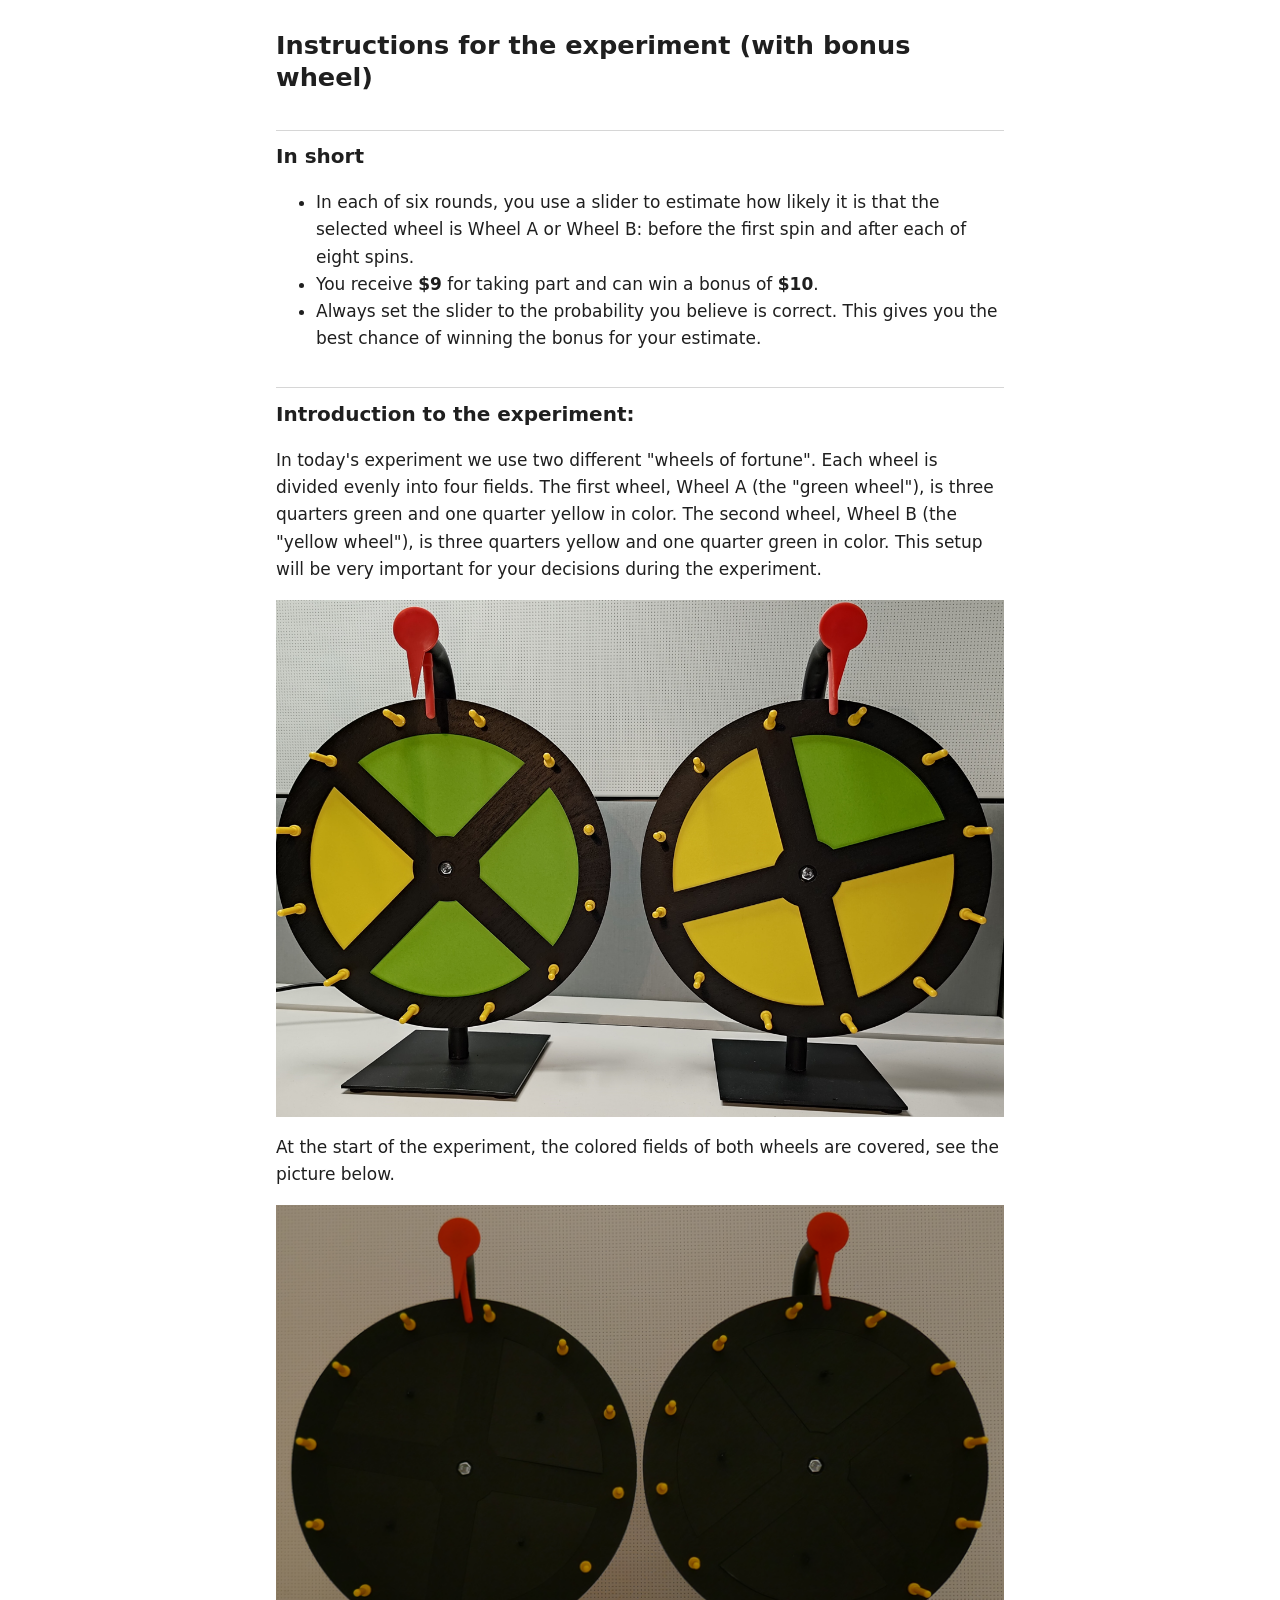
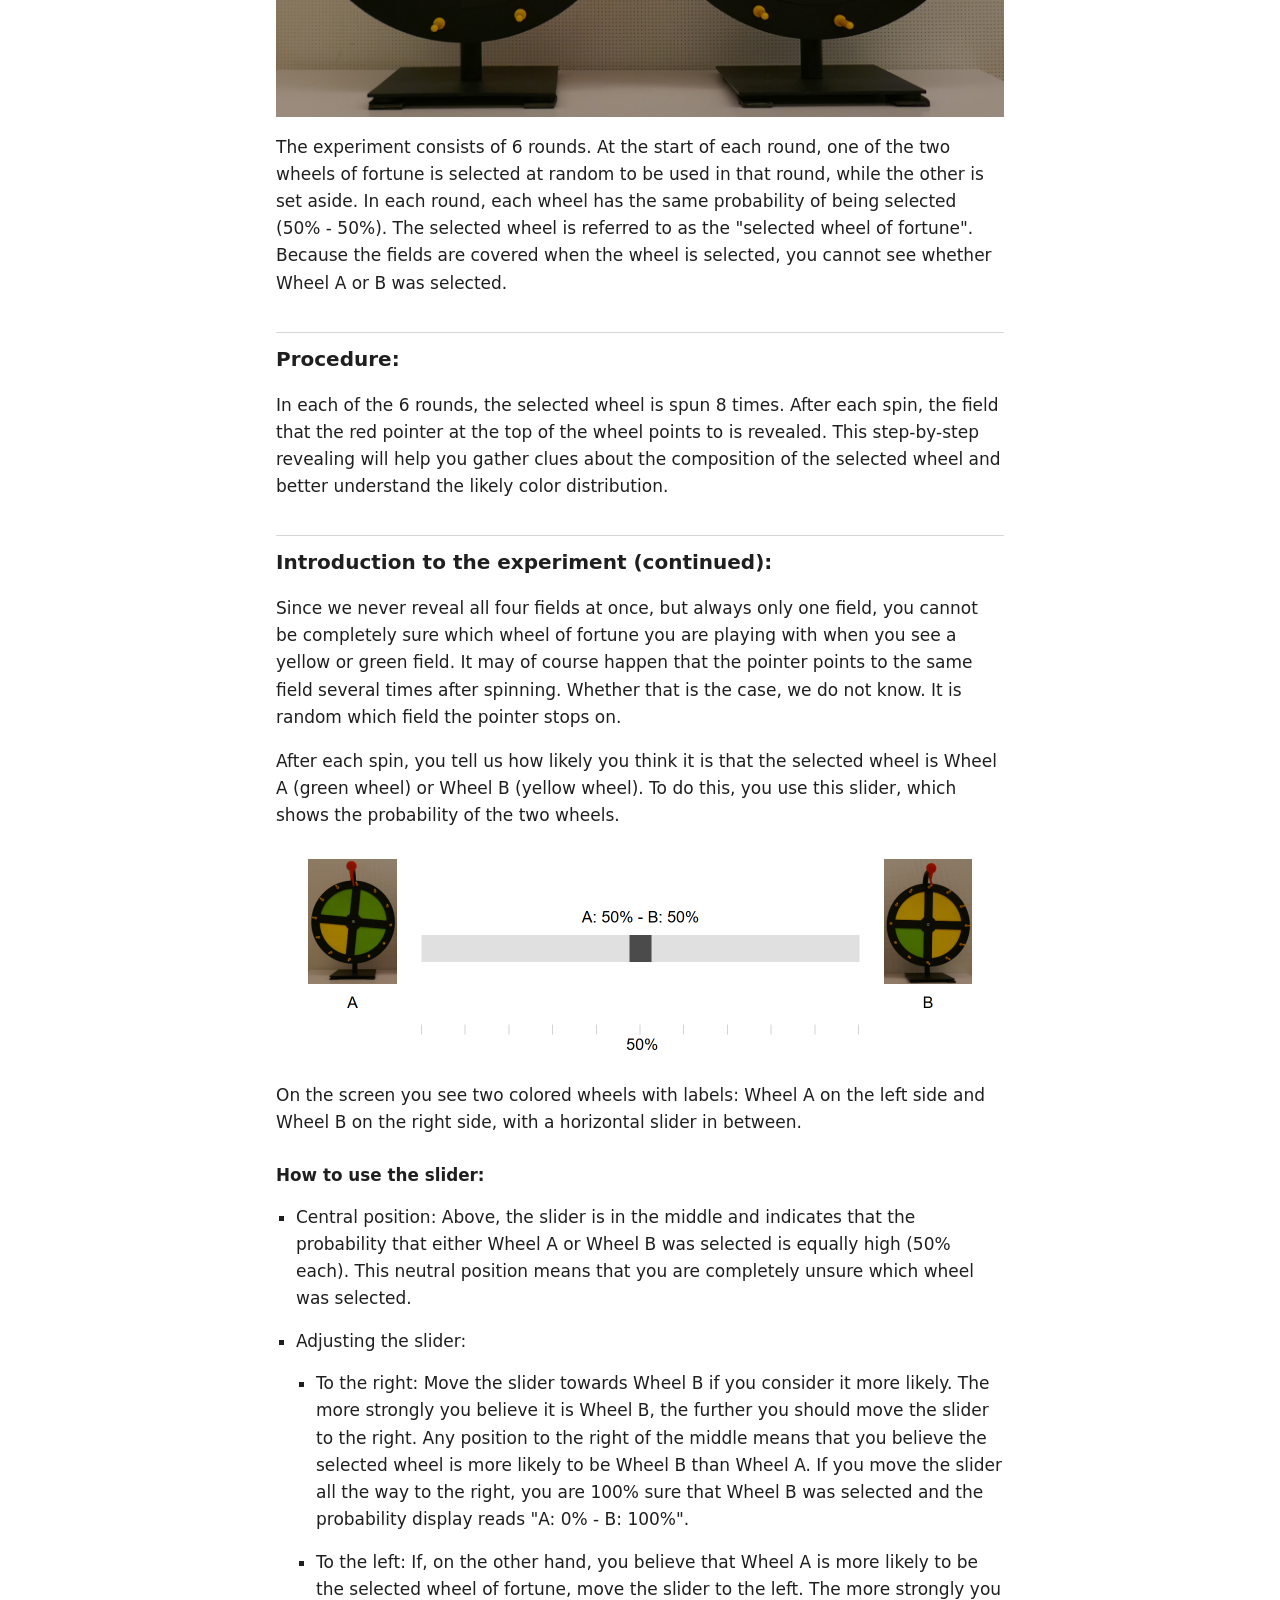
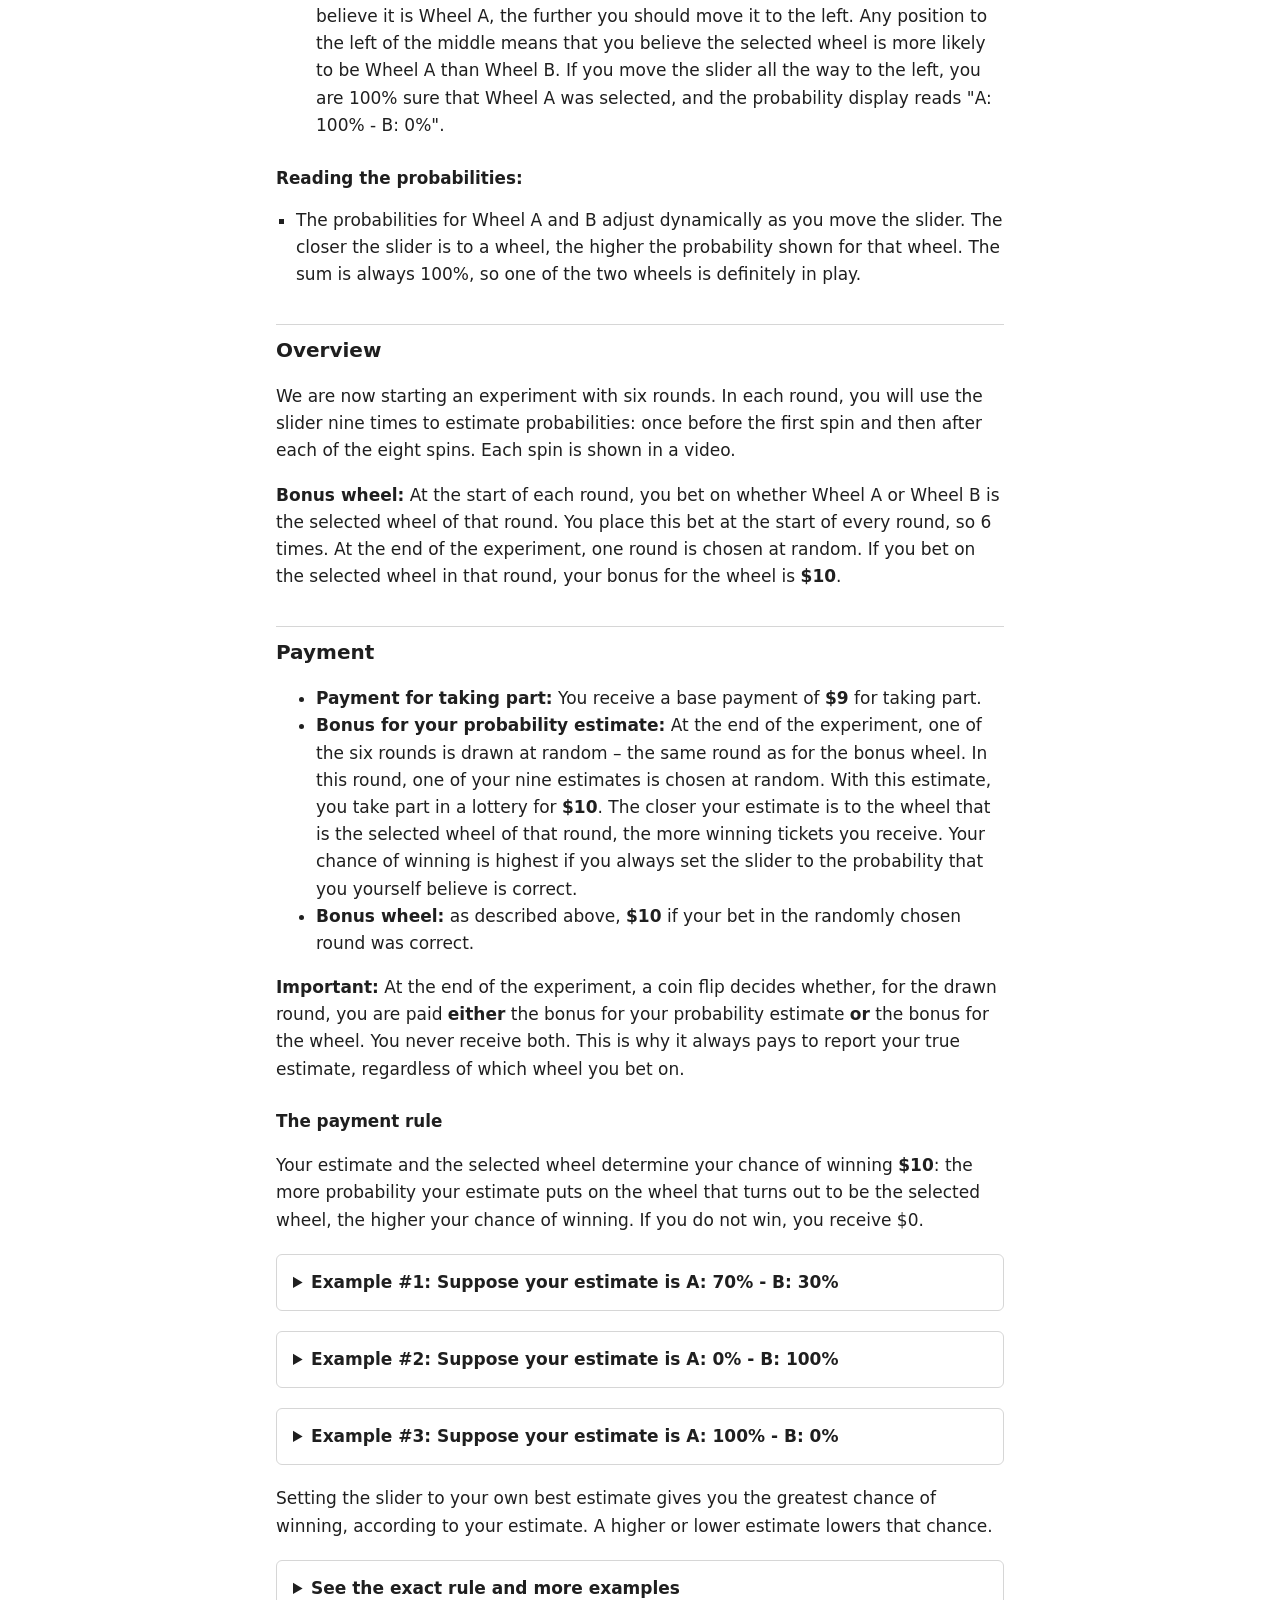
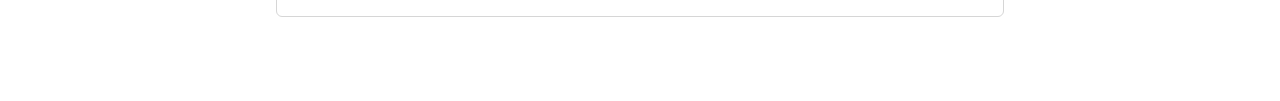
<file: en/bonus-wheel.html>
<!doctype html>
<html lang="en">
<head>
<meta charset="utf-8">
<meta name="viewport" content="width=device-width, initial-scale=1">
<title>Instructions for the experiment (with bonus wheel)</title>
<link rel="stylesheet" href="../style.css">
</head>
<body>
<main>
<h1>Instructions for the experiment (with bonus wheel)</h1>

<h2>In short</h2>
<ul>
<li>In each of six rounds, you use a slider to estimate how likely it is that the selected wheel is Wheel A or Wheel B: before the first spin and after each of eight spins.</li>
<li>You receive <b>$9</b> for taking part and can win a bonus of <b>$10</b>.</li>
<li>Always set the slider to the probability you believe is correct. This gives you the best chance of winning the bonus for your estimate.</li>
</ul>


<h2>Introduction to the experiment:</h2>
<p>In today's experiment we use two different "wheels of fortune". Each wheel is divided evenly into four fields. The first wheel, Wheel A (the "green wheel"), is three quarters green and one quarter yellow in color. The second wheel, Wheel B (the "yellow wheel"), is three quarters yellow and one quarter green in color. This setup will be very important for your decisions during the experiment.</p>
<img src="../img/wheels.png" width="1259" height="894" alt="Wheel A on the left with three green fields and one yellow field, Wheel B on the right with three yellow fields and one green field">
<p>At the start of the experiment, the colored fields of both wheels are covered, see the picture below.</p>
<img src="../img/wheels-covered.png" width="746" height="524" alt="The two wheels with their fields covered">
<p>The experiment consists of 6 rounds. At the start of each round, one of the two wheels of fortune is selected at random to be used in that round, while the other is set aside. In each round, each wheel has the same probability of being selected (50% - 50%). The selected wheel is referred to as the "selected wheel of fortune". Because the fields are covered when the wheel is selected, you cannot see whether Wheel A or B was selected.</p>

<h2>Procedure:</h2>
<p>In each of the 6 rounds, the selected wheel is spun 8 times. After each spin, the field that the red pointer at the top of the wheel points to is revealed. This step-by-step revealing will help you gather clues about the composition of the selected wheel and better understand the likely color distribution.</p>

<h2 id="slider">Introduction to the experiment (continued):</h2>
<p>Since we never reveal all four fields at once, but always only one field, you cannot be completely sure which wheel of fortune you are playing with when you see a yellow or green field. It may of course happen that the pointer points to the same field several times after spinning. Whether that is the case, we do not know. It is random which field the pointer stops on.</p>
<p>After each spin, you tell us how likely you think it is that the selected wheel is Wheel A (green wheel) or Wheel B (yellow wheel). To do this, you use this slider, which shows the probability of the two wheels.</p>
<img src="../img/slider.png" width="688" height="218" alt="Slider between Wheel A (left) and Wheel B (right) showing “A: 50% - B: 50%”">
<p>On the screen you see two colored wheels with labels: Wheel A on the left side and Wheel B on the right side, with a horizontal slider in between.</p>

<h3>How to use the slider:</h3>
<ul class="site-list">
<li>Central position: Above, the slider is in the middle and indicates that the probability that either Wheel A or Wheel B was selected is equally high (50% each). This neutral position means that you are completely unsure which wheel was selected.</li>
<li>Adjusting the slider:
<ul class="site-list">
<li>To the right: Move the slider towards Wheel B if you consider it more likely. The more strongly you believe it is Wheel B, the further you should move the slider to the right. Any position to the right of the middle means that you believe the selected wheel is more likely to be Wheel B than Wheel A. If you move the slider all the way to the right, you are 100% sure that Wheel B was selected and the probability display reads "A: 0% - B: 100%".</li>
<li>To the left: If, on the other hand, you believe that Wheel A is more likely to be the selected wheel of fortune, move the slider to the left. The more strongly you believe it is Wheel A, the further you should move it to the left. Any position to the left of the middle means that you believe the selected wheel is more likely to be Wheel A than Wheel B. If you move the slider all the way to the left, you are 100% sure that Wheel A was selected, and the probability display reads "A: 100% - B: 0%".</li>
</ul>
</li>
</ul>

<h3>Reading the probabilities:</h3>
<ul class="site-list">
<li>The probabilities for Wheel A and B adjust dynamically as you move the slider. The closer the slider is to a wheel, the higher the probability shown for that wheel. The sum is always 100%, so one of the two wheels is definitely in play.</li>
</ul>


<h2 id="overview">Overview</h2>
<p>We are now starting an experiment with six rounds. In each round, you will use the slider nine times to estimate probabilities: once before the first spin and then after each of the eight spins. Each spin is shown in a video.</p>
<p id="bonus-wheel"><b>Bonus wheel:</b> At the start of each round, you bet on whether Wheel A or Wheel B is the selected wheel of that round. You place this bet at the start of every round, so 6 times. At the end of the experiment, one round is chosen at random. If you bet on the selected wheel in that round, your bonus for the wheel is <b>$10</b>.</p>

<h2 id="payment">Payment</h2>
<ul>
<li><b>Payment for taking part:</b> You receive a base payment of <b>$9</b> for taking part.</li>
<li><b>Bonus for your probability estimate:</b> At the end of the experiment, one of the six rounds is drawn at random – the same round as for the bonus wheel. In this round, one of your nine estimates is chosen at random. With this estimate, you take part in a lottery for <b>$10</b>. The closer your estimate is to the wheel that is the selected wheel of that round, the more winning tickets you receive. Your chance of winning is highest if you always set the slider to the probability that you yourself believe is correct.</li>
<li><b>Bonus wheel:</b> as described above, <b>$10</b> if your bet in the randomly chosen round was correct.</li>
</ul>
<p><b>Important:</b> At the end of the experiment, a coin flip decides whether, for the drawn round, you are paid <b>either</b> the bonus for your probability estimate <b>or</b> the bonus for the wheel. You never receive both. This is why it always pays to report your true estimate, regardless of which wheel you bet on.</p>
<h3>The payment rule</h3>
<p>Your estimate and the selected wheel determine your chance of winning <b>$10</b>: the more probability your estimate puts on the wheel that turns out to be the selected wheel, the higher your chance of winning. If you do not win, you receive $0.</p>
<details class="choice-list">
<summary>Example #1: Suppose your estimate is A: 70% - B: 30%</summary>
<div class="table-wrap"><table>
<thead><tr><th scope="col">Selected wheel</th><th scope="col">Chance of winning $10</th></tr></thead>
<tbody>
<tr><th scope="row">Wheel A</th><td>91%</td></tr>
<tr><th scope="row">Wheel B</th><td>51%</td></tr>
</tbody>
</table></div>
<p>The 70% in this example is just an example, not a suggested estimate.</p>
</details>
<details class="choice-list">
<summary>Example #2: Suppose your estimate is A: 0% - B: 100%</summary>
<p>You are 100% certain that the selected wheel is Wheel B (yellow wheel).</p>
<div class="table-wrap"><table>
<thead><tr><th scope="col">Selected wheel</th><th scope="col">Chance of winning $10</th></tr></thead>
<tbody>
<tr><th scope="row">Wheel A</th><td>0%</td></tr>
<tr><th scope="row">Wheel B</th><td>100%</td></tr>
</tbody>
</table></div>
</details>
<details class="choice-list">
<summary>Example #3: Suppose your estimate is A: 100% - B: 0%</summary>
<p>You are 100% certain that the selected wheel is Wheel A (green wheel).</p>
<div class="table-wrap"><table>
<thead><tr><th scope="col">Selected wheel</th><th scope="col">Chance of winning $10</th></tr></thead>
<tbody>
<tr><th scope="row">Wheel A</th><td>100%</td></tr>
<tr><th scope="row">Wheel B</th><td>0%</td></tr>
</tbody>
</table></div>
</details>
<p>Setting the slider to your own best estimate gives you the greatest chance of winning, according to your estimate. A higher or lower estimate lowers that chance.</p>

<details class="choice-list">
<summary>See the exact rule and more examples</summary>
<p>Think of your chance of winning as winning tickets out of 100: each winning ticket represents a 1% chance of winning.</p>
<p>The computer calculates the distance between your estimate for Wheel A and 100 if Wheel A is selected, or 0 if Wheel B is selected. The distance is measured in percentage points.</p>
<p>Winning tickets = 100 − (distance × distance) ÷ 100.</p>
<p>In Example #1, the distance is 30 if Wheel A is selected: 100 − (30 × 30) ÷ 100 = 91 winning tickets. If Wheel B is selected, the distance is 70: 100 − (70 × 70) ÷ 100 = 51 winning tickets.</p>
<div class="table-wrap"><table>
<thead><tr><th scope="col">Your estimate for Wheel A</th><th scope="col">Winning tickets out of 100 if Wheel A is selected</th><th scope="col">Winning tickets out of 100 if Wheel B is selected</th></tr></thead>
<tbody>
<tr><td>0%</td><td>0 (0%)</td><td>100 (100%)</td></tr>
<tr><td>20%</td><td>36 (36%)</td><td>96 (96%)</td></tr>
<tr><td>50%</td><td>75 (75%)</td><td>75 (75%)</td></tr>
<tr><td>80%</td><td>96 (96%)</td><td>36 (36%)</td></tr>
<tr><td>100%</td><td>100 (100%)</td><td>0 (0%)</td></tr>
</tbody>
</table></div>
</details>
</main>
</body>
</html>
</file>
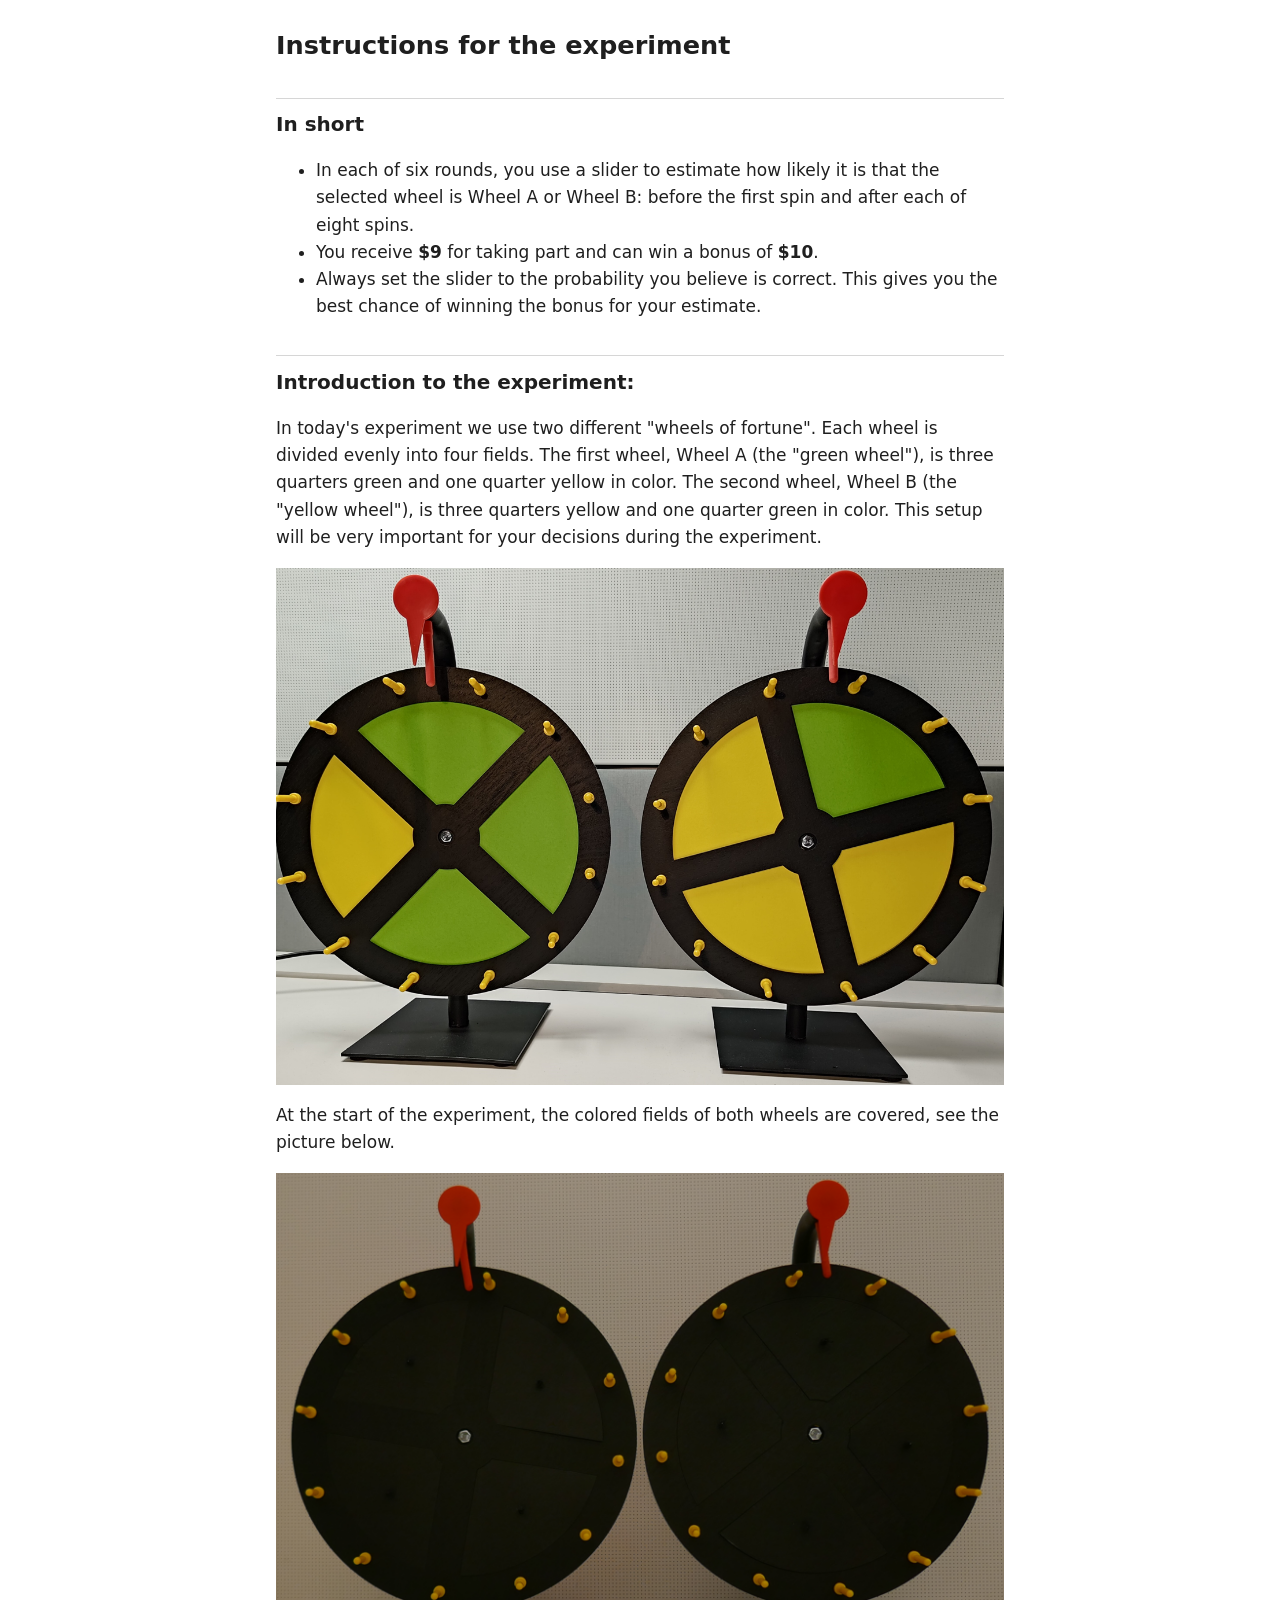
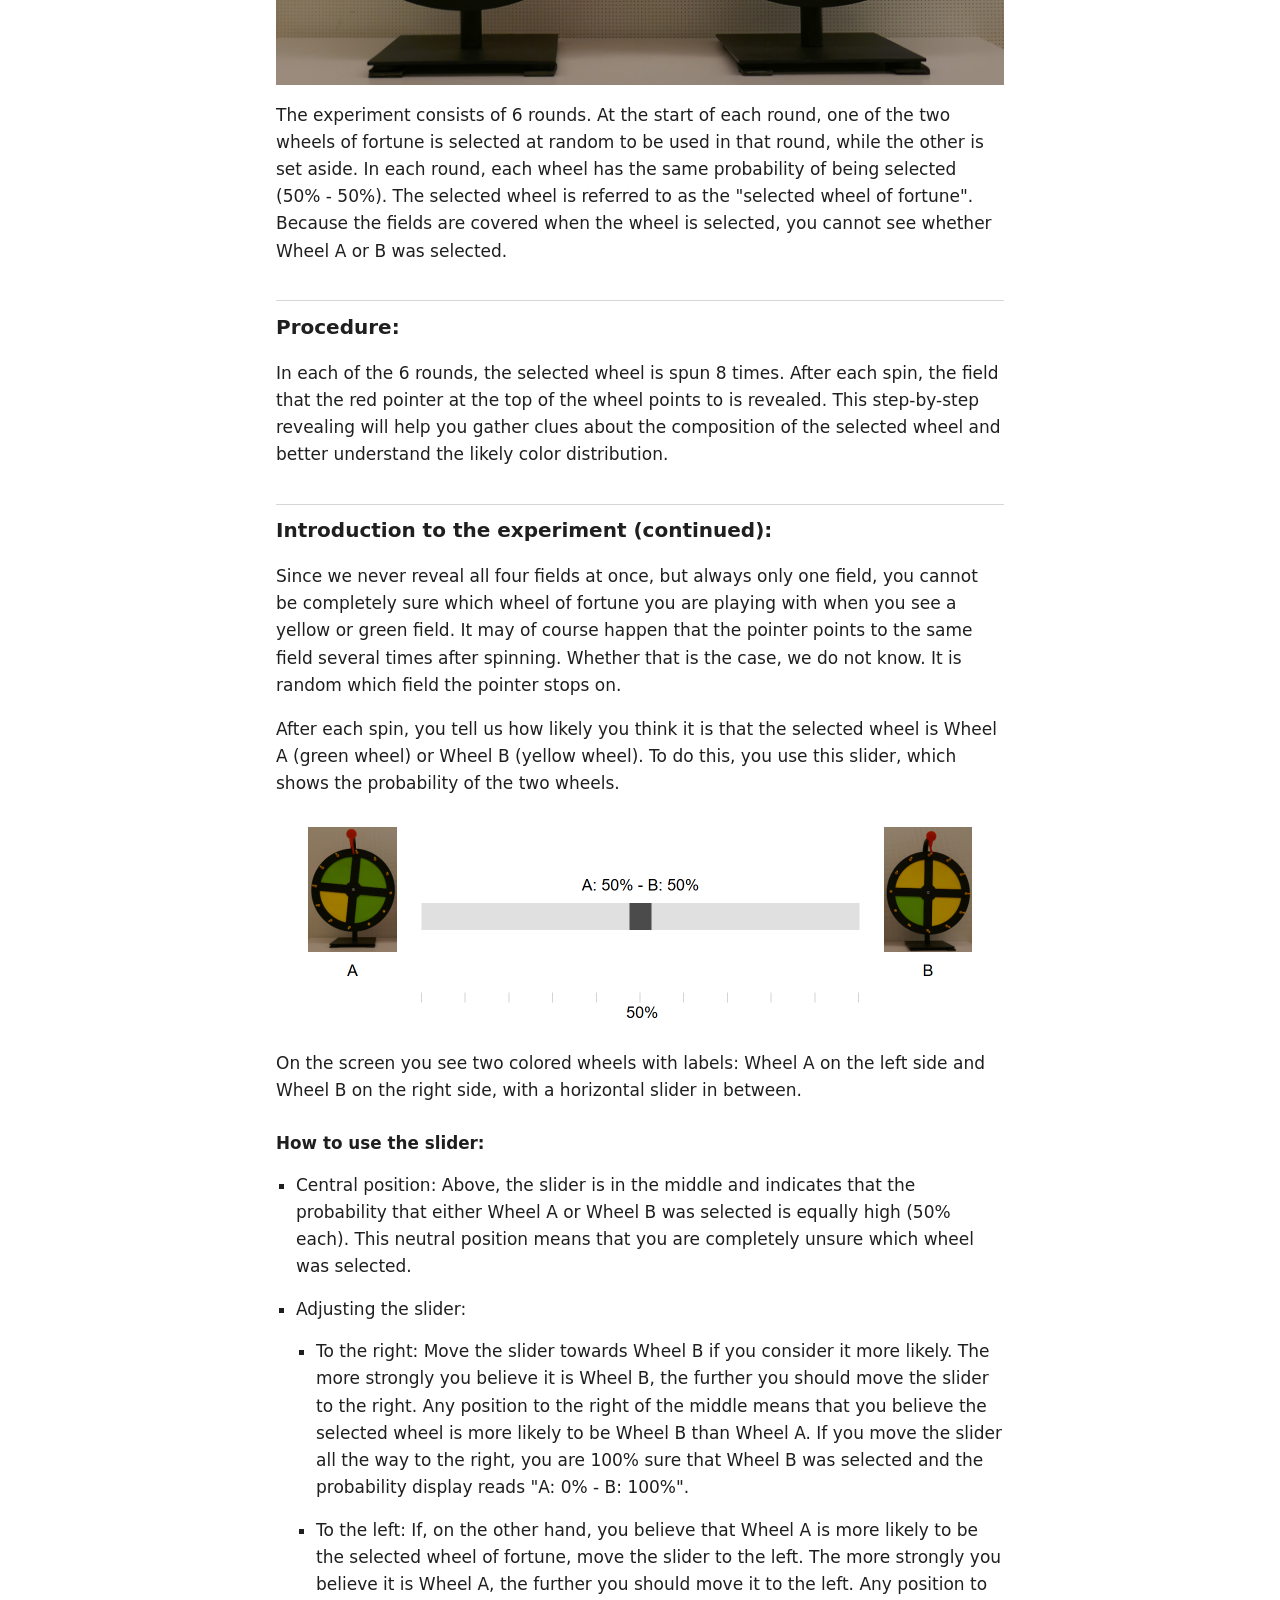
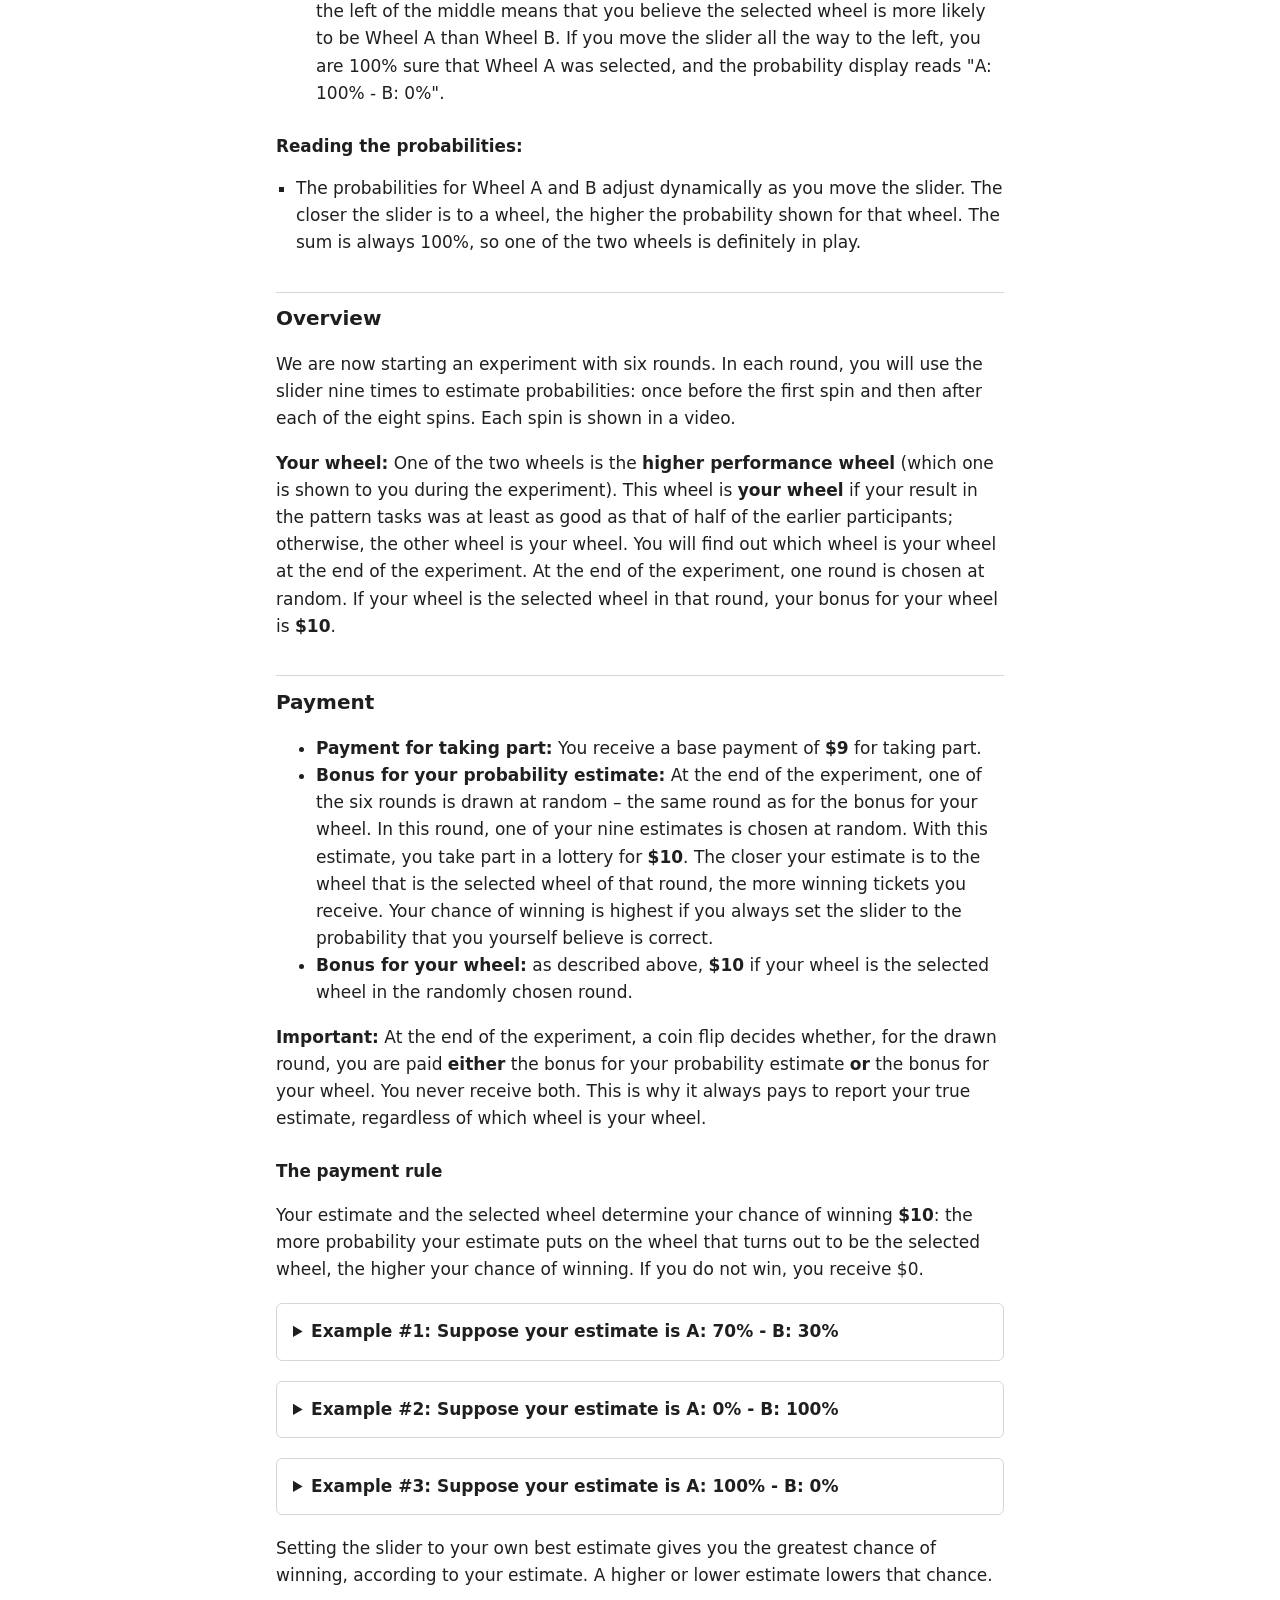
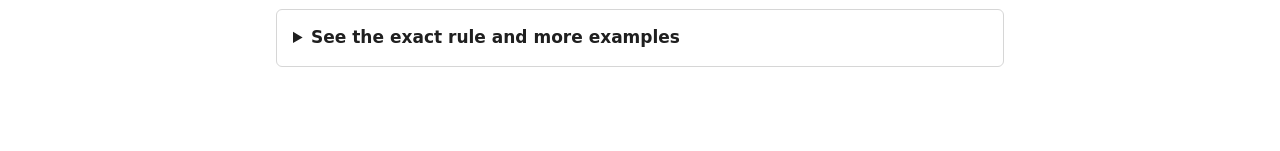
<file: en/ego.html>
<!doctype html>
<html lang="en">
<head>
<meta charset="utf-8">
<meta name="viewport" content="width=device-width, initial-scale=1">
<title>Instructions for the experiment</title>
<link rel="stylesheet" href="../style.css">
</head>
<body>
<main>
<h1>Instructions for the experiment</h1>

<h2>In short</h2>
<ul>
<li>In each of six rounds, you use a slider to estimate how likely it is that the selected wheel is Wheel A or Wheel B: before the first spin and after each of eight spins.</li>
<li>You receive <b>$9</b> for taking part and can win a bonus of <b>$10</b>.</li>
<li>Always set the slider to the probability you believe is correct. This gives you the best chance of winning the bonus for your estimate.</li>
</ul>


<h2>Introduction to the experiment:</h2>
<p>In today's experiment we use two different "wheels of fortune". Each wheel is divided evenly into four fields. The first wheel, Wheel A (the "green wheel"), is three quarters green and one quarter yellow in color. The second wheel, Wheel B (the "yellow wheel"), is three quarters yellow and one quarter green in color. This setup will be very important for your decisions during the experiment.</p>
<img src="../img/wheels.png" width="1259" height="894" alt="Wheel A on the left with three green fields and one yellow field, Wheel B on the right with three yellow fields and one green field">
<p>At the start of the experiment, the colored fields of both wheels are covered, see the picture below.</p>
<img src="../img/wheels-covered.png" width="746" height="524" alt="The two wheels with their fields covered">
<p>The experiment consists of 6 rounds. At the start of each round, one of the two wheels of fortune is selected at random to be used in that round, while the other is set aside. In each round, each wheel has the same probability of being selected (50% - 50%). The selected wheel is referred to as the "selected wheel of fortune". Because the fields are covered when the wheel is selected, you cannot see whether Wheel A or B was selected.</p>

<h2>Procedure:</h2>
<p>In each of the 6 rounds, the selected wheel is spun 8 times. After each spin, the field that the red pointer at the top of the wheel points to is revealed. This step-by-step revealing will help you gather clues about the composition of the selected wheel and better understand the likely color distribution.</p>

<h2 id="slider">Introduction to the experiment (continued):</h2>
<p>Since we never reveal all four fields at once, but always only one field, you cannot be completely sure which wheel of fortune you are playing with when you see a yellow or green field. It may of course happen that the pointer points to the same field several times after spinning. Whether that is the case, we do not know. It is random which field the pointer stops on.</p>
<p>After each spin, you tell us how likely you think it is that the selected wheel is Wheel A (green wheel) or Wheel B (yellow wheel). To do this, you use this slider, which shows the probability of the two wheels.</p>
<img src="../img/slider.png" width="688" height="218" alt="Slider between Wheel A (left) and Wheel B (right) showing “A: 50% - B: 50%”">
<p>On the screen you see two colored wheels with labels: Wheel A on the left side and Wheel B on the right side, with a horizontal slider in between.</p>

<h3>How to use the slider:</h3>
<ul class="site-list">
<li>Central position: Above, the slider is in the middle and indicates that the probability that either Wheel A or Wheel B was selected is equally high (50% each). This neutral position means that you are completely unsure which wheel was selected.</li>
<li>Adjusting the slider:
<ul class="site-list">
<li>To the right: Move the slider towards Wheel B if you consider it more likely. The more strongly you believe it is Wheel B, the further you should move the slider to the right. Any position to the right of the middle means that you believe the selected wheel is more likely to be Wheel B than Wheel A. If you move the slider all the way to the right, you are 100% sure that Wheel B was selected and the probability display reads "A: 0% - B: 100%".</li>
<li>To the left: If, on the other hand, you believe that Wheel A is more likely to be the selected wheel of fortune, move the slider to the left. The more strongly you believe it is Wheel A, the further you should move it to the left. Any position to the left of the middle means that you believe the selected wheel is more likely to be Wheel A than Wheel B. If you move the slider all the way to the left, you are 100% sure that Wheel A was selected, and the probability display reads "A: 100% - B: 0%".</li>
</ul>
</li>
</ul>

<h3>Reading the probabilities:</h3>
<ul class="site-list">
<li>The probabilities for Wheel A and B adjust dynamically as you move the slider. The closer the slider is to a wheel, the higher the probability shown for that wheel. The sum is always 100%, so one of the two wheels is definitely in play.</li>
</ul>


<h2 id="overview">Overview</h2>
<p>We are now starting an experiment with six rounds. In each round, you will use the slider nine times to estimate probabilities: once before the first spin and then after each of the eight spins. Each spin is shown in a video.</p>
<p id="your-wheel"><b>Your wheel:</b> One of the two wheels is the <b>higher performance wheel</b> (which one is shown to you during the experiment). This wheel is <b>your wheel</b> if your result in the pattern tasks was at least as good as that of half of the earlier participants; otherwise, the other wheel is your wheel. You will find out which wheel is your wheel at the end of the experiment. At the end of the experiment, one round is chosen at random. If your wheel is the selected wheel in that round, your bonus for your wheel is <b>$10</b>.</p>

<h2 id="payment">Payment</h2>
<ul>
<li><b>Payment for taking part:</b> You receive a base payment of <b>$9</b> for taking part.</li>
<li><b>Bonus for your probability estimate:</b> At the end of the experiment, one of the six rounds is drawn at random – the same round as for the bonus for your wheel. In this round, one of your nine estimates is chosen at random. With this estimate, you take part in a lottery for <b>$10</b>. The closer your estimate is to the wheel that is the selected wheel of that round, the more winning tickets you receive. Your chance of winning is highest if you always set the slider to the probability that you yourself believe is correct.</li>
<li><b>Bonus for your wheel:</b> as described above, <b>$10</b> if your wheel is the selected wheel in the randomly chosen round.</li>
</ul>
<p><b>Important:</b> At the end of the experiment, a coin flip decides whether, for the drawn round, you are paid <b>either</b> the bonus for your probability estimate <b>or</b> the bonus for your wheel. You never receive both. This is why it always pays to report your true estimate, regardless of which wheel is your wheel.</p>
<h3>The payment rule</h3>
<p>Your estimate and the selected wheel determine your chance of winning <b>$10</b>: the more probability your estimate puts on the wheel that turns out to be the selected wheel, the higher your chance of winning. If you do not win, you receive $0.</p>
<details class="choice-list">
<summary>Example #1: Suppose your estimate is A: 70% - B: 30%</summary>
<div class="table-wrap"><table>
<thead><tr><th scope="col">Selected wheel</th><th scope="col">Chance of winning $10</th></tr></thead>
<tbody>
<tr><th scope="row">Wheel A</th><td>91%</td></tr>
<tr><th scope="row">Wheel B</th><td>51%</td></tr>
</tbody>
</table></div>
<p>The 70% in this example is just an example, not a suggested estimate.</p>
</details>
<details class="choice-list">
<summary>Example #2: Suppose your estimate is A: 0% - B: 100%</summary>
<p>You are 100% certain that the selected wheel is Wheel B (yellow wheel).</p>
<div class="table-wrap"><table>
<thead><tr><th scope="col">Selected wheel</th><th scope="col">Chance of winning $10</th></tr></thead>
<tbody>
<tr><th scope="row">Wheel A</th><td>0%</td></tr>
<tr><th scope="row">Wheel B</th><td>100%</td></tr>
</tbody>
</table></div>
</details>
<details class="choice-list">
<summary>Example #3: Suppose your estimate is A: 100% - B: 0%</summary>
<p>You are 100% certain that the selected wheel is Wheel A (green wheel).</p>
<div class="table-wrap"><table>
<thead><tr><th scope="col">Selected wheel</th><th scope="col">Chance of winning $10</th></tr></thead>
<tbody>
<tr><th scope="row">Wheel A</th><td>100%</td></tr>
<tr><th scope="row">Wheel B</th><td>0%</td></tr>
</tbody>
</table></div>
</details>
<p>Setting the slider to your own best estimate gives you the greatest chance of winning, according to your estimate. A higher or lower estimate lowers that chance.</p>

<details class="choice-list">
<summary>See the exact rule and more examples</summary>
<p>Think of your chance of winning as winning tickets out of 100: each winning ticket represents a 1% chance of winning.</p>
<p>The computer calculates the distance between your estimate for Wheel A and 100 if Wheel A is selected, or 0 if Wheel B is selected. The distance is measured in percentage points.</p>
<p>Winning tickets = 100 − (distance × distance) ÷ 100.</p>
<p>In Example #1, the distance is 30 if Wheel A is selected: 100 − (30 × 30) ÷ 100 = 91 winning tickets. If Wheel B is selected, the distance is 70: 100 − (70 × 70) ÷ 100 = 51 winning tickets.</p>
<div class="table-wrap"><table>
<thead><tr><th scope="col">Your estimate for Wheel A</th><th scope="col">Winning tickets out of 100 if Wheel A is selected</th><th scope="col">Winning tickets out of 100 if Wheel B is selected</th></tr></thead>
<tbody>
<tr><td>0%</td><td>0 (0%)</td><td>100 (100%)</td></tr>
<tr><td>20%</td><td>36 (36%)</td><td>96 (96%)</td></tr>
<tr><td>50%</td><td>75 (75%)</td><td>75 (75%)</td></tr>
<tr><td>80%</td><td>96 (96%)</td><td>36 (36%)</td></tr>
<tr><td>100%</td><td>100 (100%)</td><td>0 (0%)</td></tr>
</tbody>
</table></div>
</details>
</main>
</body>
</html>
</file>
<file: style.css>
:root {
  --text: #1f1f1f;
  --muted: #555;
  --bg: #ffffff;
  --line: #d6d6d6;
  --accent: #2f6f2f;
  --head: #f3f3f0;
}

@media (prefers-color-scheme: dark) {
  :root {
    --text: #ececec;
    --muted: #b5b5b5;
    --bg: #161616;
    --line: #3a3a3a;
    --accent: #8fd18f;
    --head: #222;
  }
}

* { box-sizing: border-box; }

html { -webkit-text-size-adjust: 100%; }

body {
  margin: 0;
  background: var(--bg);
  color: var(--text);
  font: 17px/1.6 system-ui, -apple-system, "Segoe UI", Roboto, Arial, sans-serif;
}

main {
  max-width: 760px;
  margin: 0 auto;
  padding: 24px 16px 64px;
}

h1 { font-size: 1.6rem; line-height: 1.25; margin: 0.4rem 0 1.2rem; }
h2 { font-size: 1.25rem; margin: 2.2rem 0 0.6rem; padding-top: 0.6rem; border-top: 1px solid var(--line); }
h3 { font-size: 1.05rem; margin: 1.6rem 0 0.4rem; }

p, li { max-width: 68ch; }

img {
  display: block;
  max-width: 100%;
  height: auto;
  margin: 12px auto 16px;
}

a { color: var(--accent); }

.table-wrap { overflow-x: auto; margin: 12px 0 8px; }

table { border-collapse: collapse; width: 100%; font-size: 0.95rem; }

th, td { border: 1px solid var(--line); padding: 6px 10px; text-align: center; }

th { background: var(--head); font-weight: 600; }

/* Expandable illustrations on the English standard pages (RQSR and BDM) */
.choice-list { border: 1px solid var(--line); border-radius: 6px; padding: 14px 16px; margin: 20px 0; }
summary { cursor: pointer; font-weight: 600; }
summary:focus-visible { outline: 2px solid var(--accent); outline-offset: 4px; }

/* Slider lists on the English standard pages: indentation as on the HHU instructions site */
.site-list { list-style-type: square; margin: 0; padding: 0; }
.site-list li { margin: 0.9em 0 0.9em 15pt; }
</file>
